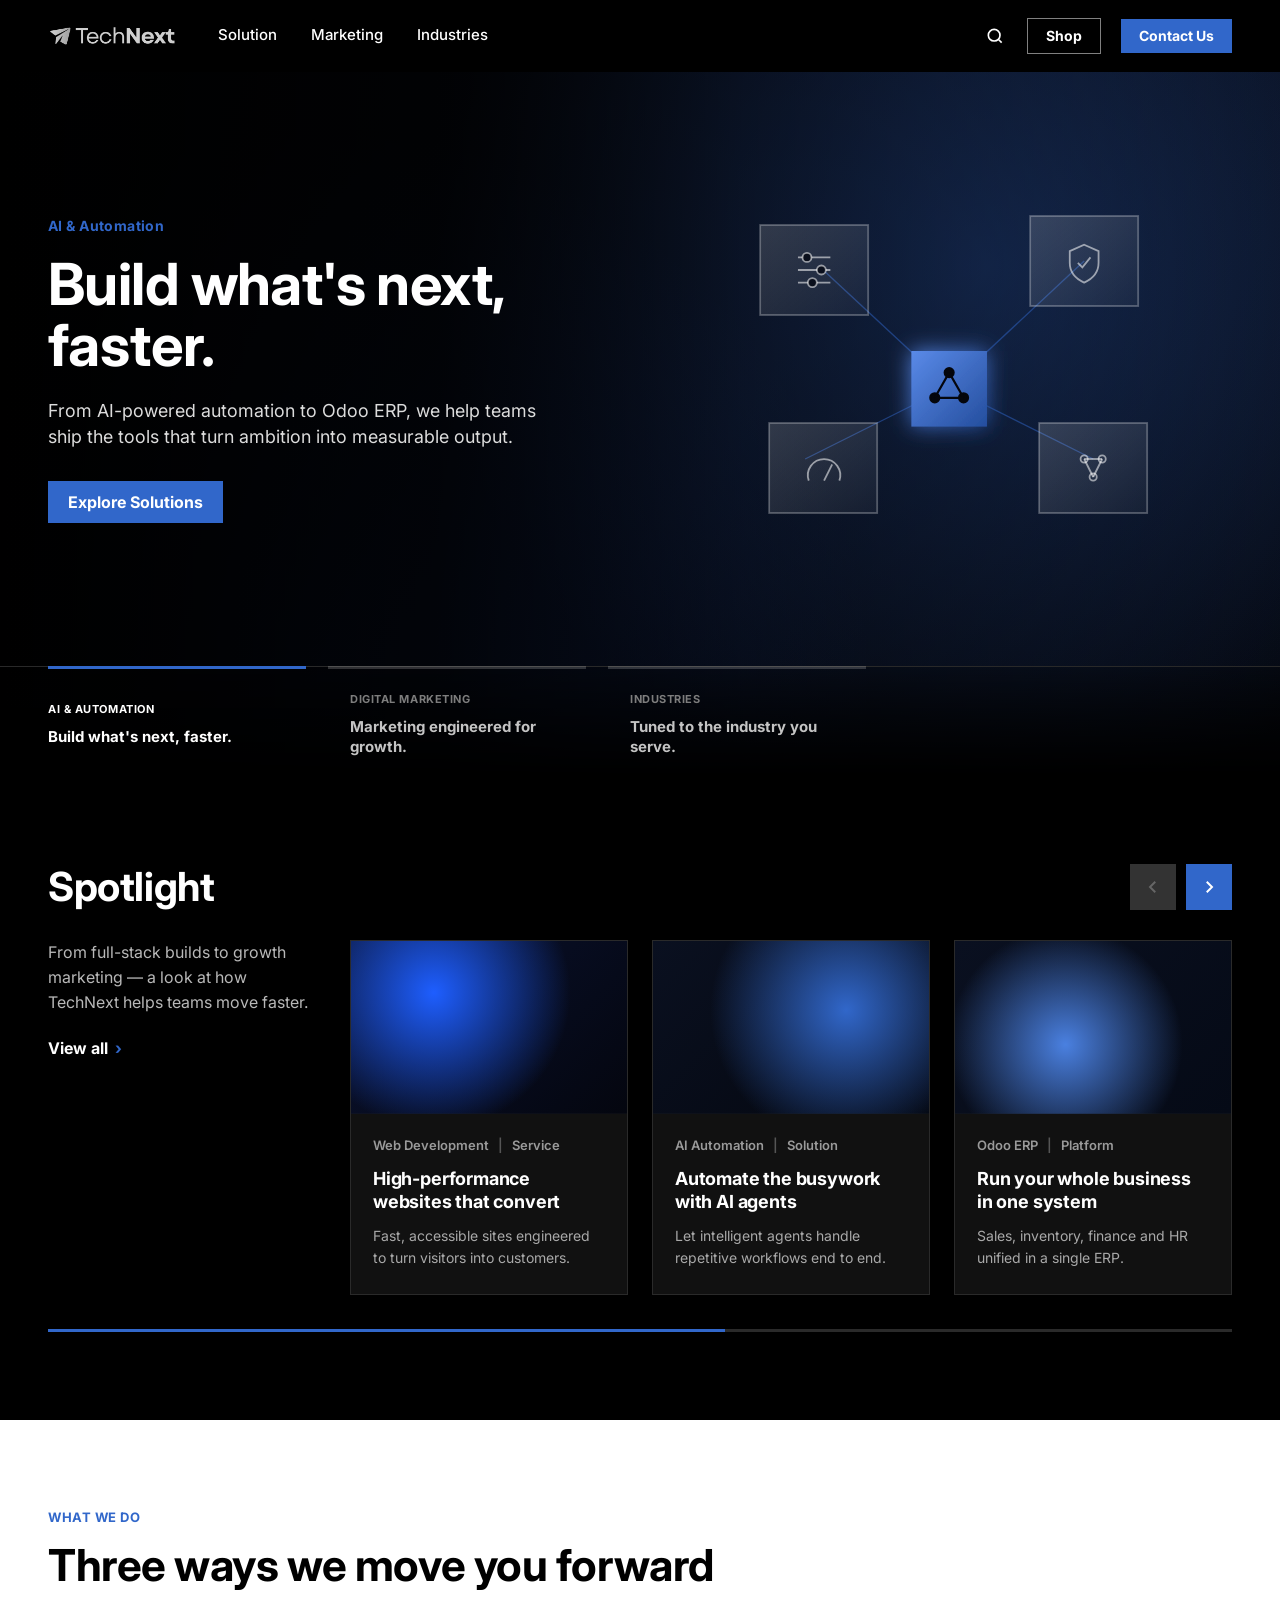
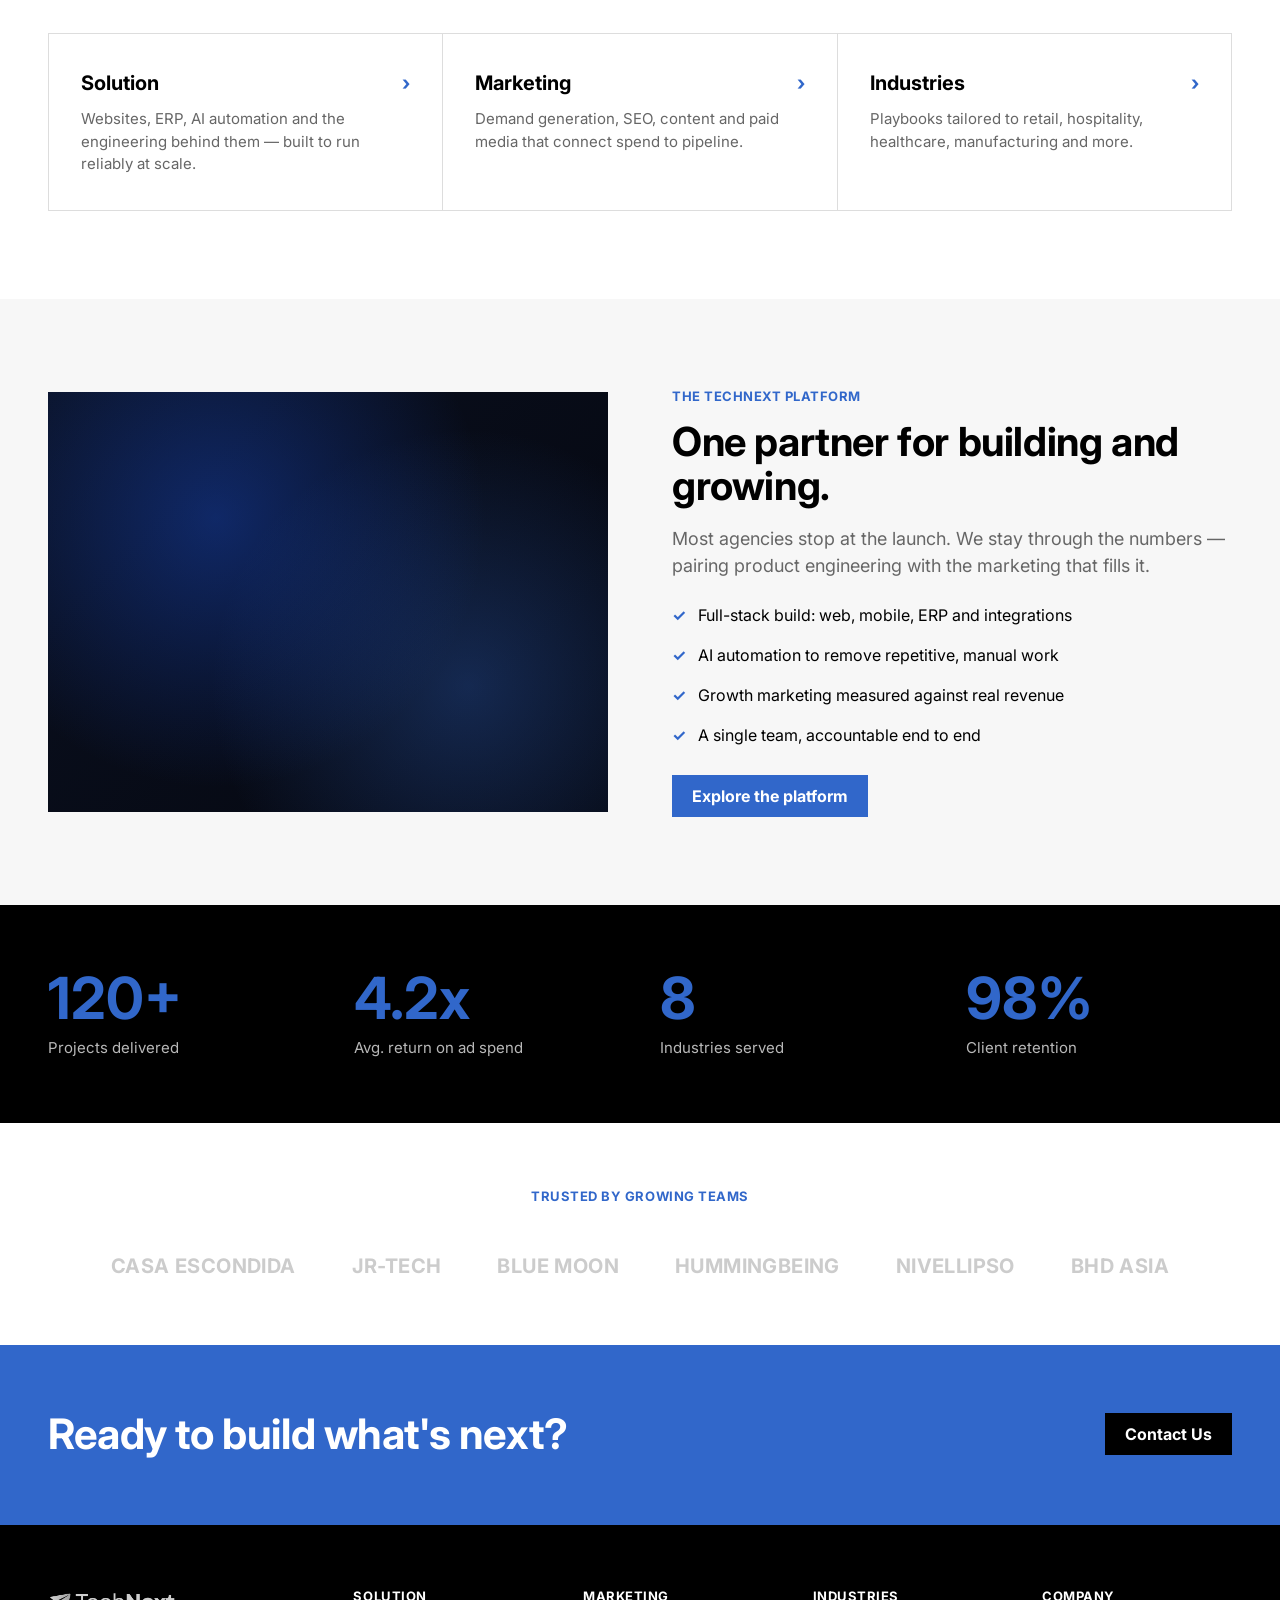
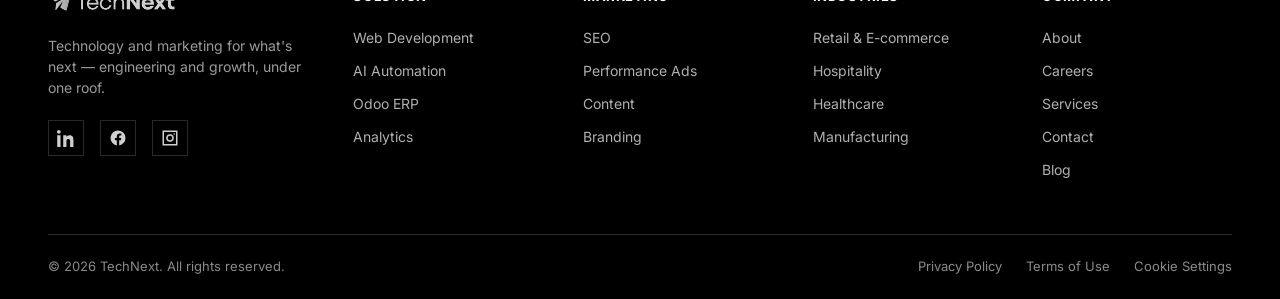
<file: index.html>
<!DOCTYPE html>
<html lang="en">
<head>
<meta charset="UTF-8" />
<meta name="viewport" content="width=device-width, initial-scale=1.0" />
<title>TechNext — Technology & Marketing for What's Next</title>
<meta name="description" content="TechNext builds websites, ERP, AI automation and growth marketing for ambitious businesses across Southeast Asia." />
<link rel="preconnect" href="https://fonts.googleapis.com" />
<link rel="preconnect" href="https://fonts.gstatic.com" crossorigin />
<link href="https://fonts.googleapis.com/css2?family=Inter:wght@400;500;600;700;800&display=swap" rel="stylesheet" />
<link rel="stylesheet" href="css/style.css" />
</head>
<body>

<!-- ===================== HEADER ===================== -->
<header class="header" data-header>
  <div class="header__inner">
    <a class="brand" href="index.html" aria-label="TechNext home">
      <img src="assets/technext-logo.png" alt="TechNext" />
    </a>
    <nav class="nav">
      <a href="solution.html">Solution</a>
      <a href="marketing.html">Marketing</a>
      <a href="industries.html">Industries</a>
    </nav>
    <div class="header__right">
      <a href="#" class="icon-btn" aria-label="Search">
        <svg width="20" height="20" viewBox="0 0 24 24" fill="none" stroke="currentColor" stroke-width="2"><circle cx="11" cy="11" r="7"/><path d="m20 20-3.5-3.5"/></svg>
      </a>
      <a href="service.html" class="btn btn--outline">Shop</a>
      <a href="contact.html" class="btn btn--primary">Contact Us</a>
    </div>
    <button class="hamburger" data-drawer-open aria-label="Open menu">
      <svg width="26" height="26" viewBox="0 0 24 24" fill="none" stroke="currentColor" stroke-width="2"><path d="M3 6h18M3 12h18M3 18h18"/></svg>
    </button>
  </div>
</header>

<!-- mobile drawer -->
<div class="drawer" data-drawer>
  <div class="drawer__panel">
    <div class="drawer__head">
      <img src="assets/technext-logo.png" alt="TechNext" />
      <button class="icon-btn" data-drawer-close aria-label="Close menu">
        <svg width="26" height="26" viewBox="0 0 24 24" fill="none" stroke="currentColor" stroke-width="2"><path d="M6 6l12 12M18 6L6 18"/></svg>
      </button>
    </div>
    <nav class="drawer__nav">
      <a href="solution.html">Solution</a>
      <a href="marketing.html">Marketing</a>
      <a href="industries.html">Industries</a>
    </nav>
    <a href="service.html" class="btn btn--outline" data-drawer-close>Shop</a>
    <a href="contact.html" class="btn btn--primary" data-drawer-close>Contact Us</a>
  </div>
</div>

<!-- ===================== HERO (homepage transition) ===================== -->
<section class="hero" data-hero aria-label="Featured">
  <!-- per-category background images (cross-fade with the active slide) -->
  <div class="hero__bg active" style="background-image:radial-gradient(circle at 74% 30%,#3167ca66,transparent 46%),radial-gradient(circle at 28% 82%,#1e5eff33,transparent 45%),linear-gradient(120deg,#050a16 0%,#0a1020 55%,#04060c 100%);"></div>
  <div class="hero__bg" style="background-image:radial-gradient(circle at 76% 34%,#2f8fd666,transparent 46%),radial-gradient(circle at 24% 78%,#1e5eff44,transparent 45%),linear-gradient(120deg,#04101a 0%,#06121c 55%,#03060c 100%);"></div>
  <div class="hero__bg" style="background-image:radial-gradient(circle at 70% 28%,#4a80e066,transparent 46%),radial-gradient(circle at 28% 80%,#1e5eff44,transparent 45%),linear-gradient(120deg,#0a1020 0%,#080b1c 55%,#040209 100%);"></div>
  <div class="hero__scrim"></div>
  <div class="hero__inner">
    <div class="hero__stage">
      <!-- slide 1 -->
      <div class="hero__slide active">
        <div class="hero__cat">AI &amp; Automation</div>
        <h1 class="hero__title">Build what's next, faster.</h1>
        <p class="hero__desc">From AI-powered automation to Odoo ERP, we help teams ship the tools that turn ambition into measurable output.</p>
        <div class="hero__cta"><a href="solution.html" class="btn btn--primary">Explore Solutions</a></div>
      </div>
      <!-- slide 2 -->
      <div class="hero__slide">
        <div class="hero__cat">Digital Marketing</div>
        <h1 class="hero__title">Marketing engineered for growth.</h1>
        <p class="hero__desc">Performance campaigns, content and SEO built on data — so every dollar you spend is one you can trace to results.</p>
        <div class="hero__cta"><a href="marketing.html" class="btn btn--primary">See Marketing</a></div>
      </div>
      <!-- slide 3 -->
      <div class="hero__slide">
        <div class="hero__cat">Industries</div>
        <h1 class="hero__title">Tuned to the industry you serve.</h1>
        <p class="hero__desc">Retail, hospitality, healthcare and manufacturing — solutions shaped around how your sector actually works.</p>
        <div class="hero__cta"><a href="industries.html" class="btn btn--primary">View Industries</a></div>
      </div>
    </div>

    <!-- right visual: glass panels + glowing core (approximates NVIDIA's composite) -->
    <div class="hero__viz" aria-hidden="true">
      <svg viewBox="0 0 560 460" xmlns="http://www.w3.org/2000/svg">
        <defs>
          <linearGradient id="glass" x1="0" y1="0" x2="1" y2="1">
            <stop offset="0" stop-color="#ffffff" stop-opacity=".16"/>
            <stop offset="1" stop-color="#ffffff" stop-opacity=".04"/>
          </linearGradient>
          <linearGradient id="core" x1="0" y1="0" x2="1" y2="1">
            <stop offset="0" stop-color="#5a8ae8"/>
            <stop offset="1" stop-color="#244e9e"/>
          </linearGradient>
          <filter id="glow" x="-50%" y="-50%" width="200%" height="200%">
            <feGaussianBlur stdDeviation="12" result="b"/><feMerge><feMergeNode in="b"/><feMergeNode in="SourceGraphic"/></feMerge>
          </filter>
        </defs>
        <!-- connecting lines -->
        <g stroke="#3167ca" stroke-opacity=".5" stroke-width="1.5" fill="none">
          <path d="M140 120 L280 250"/><path d="M430 110 L280 250"/>
          <path d="M120 330 L280 250"/><path d="M440 330 L280 250"/>
        </g>
        <!-- glass panels with line icons -->
        <g stroke="#ffffff" stroke-opacity=".55" stroke-width="2" fill="none">
          <rect x="70" y="70" width="120" height="100" fill="url(#glass)" stroke="#ffffff" stroke-opacity=".28"/>
          <g transform="translate(112,102)"><line x1="0" y1="4" x2="36" y2="4"/><circle cx="10" cy="4" r="5" fill="#0a0f1c"/><line x1="0" y1="18" x2="36" y2="18"/><circle cx="26" cy="18" r="5" fill="#0a0f1c"/><line x1="0" y1="32" x2="36" y2="32"/><circle cx="16" cy="32" r="5" fill="#0a0f1c"/></g>
          <rect x="370" y="60" width="120" height="100" fill="url(#glass)" stroke="#ffffff" stroke-opacity=".28"/>
          <g transform="translate(412,90)"><path d="M18 2 L34 9 V22 C34 33 27 40 18 44 C9 40 2 33 2 22 V9 Z"/><path d="M11 22 l5 5 l9 -11"/></g>
          <rect x="80" y="290" width="120" height="100" fill="url(#glass)" stroke="#ffffff" stroke-opacity=".28"/>
          <g transform="translate(122,320)"><path d="M2 34 A18 18 0 1 1 36 34" /><line x1="19" y1="34" x2="28" y2="16"/></g>
          <rect x="380" y="290" width="120" height="100" fill="url(#glass)" stroke="#ffffff" stroke-opacity=".28"/>
          <g transform="translate(422,320)"><circle cx="8" cy="10" r="4"/><circle cx="28" cy="10" r="4"/><circle cx="18" cy="30" r="4"/><line x1="8" y1="10" x2="28" y2="10"/><line x1="8" y1="10" x2="18" y2="30"/><line x1="28" y1="10" x2="18" y2="30"/></g>
        </g>
        <!-- glowing core -->
        <g filter="url(#glow)">
          <rect x="238" y="210" width="84" height="84" fill="url(#core)"/>
        </g>
        <g stroke="#04060c" stroke-width="2.4" fill="none" transform="translate(280,252)">
          <circle cx="0" cy="-18" r="5" fill="#04060c"/><circle cx="-16" cy="10" r="5" fill="#04060c"/><circle cx="16" cy="10" r="5" fill="#04060c"/>
          <path d="M0 -18 L-16 10 M0 -18 L16 10 M-16 10 L16 10"/>
        </g>
      </svg>
    </div>
  </div>

  <!-- bottom story strip = the transition control -->
  <div class="hero__strip">
    <div class="hero__strip-inner">
      <button class="hero__tab active" type="button">
        <span class="bar"><span></span></span>
        <span class="t-cat">AI &amp; Automation</span>
        <span class="t-hl">Build what's next, faster.</span>
      </button>
      <button class="hero__tab" type="button">
        <span class="bar"><span></span></span>
        <span class="t-cat">Digital Marketing</span>
        <span class="t-hl">Marketing engineered for growth.</span>
      </button>
      <button class="hero__tab" type="button">
        <span class="bar"><span></span></span>
        <span class="t-cat">Industries</span>
        <span class="t-hl">Tuned to the industry you serve.</span>
      </button>
    </div>
  </div>
</section>

<!-- ===================== SPOTLIGHT CAROUSEL ===================== -->
<section class="section spotlight bg-dark">
  <div class="container">
    <div class="carousel reveal" data-carousel>
      <div class="spotlight__head">
        <h2>Spotlight</h2>
        <div class="carousel__nav">
          <button class="carousel__btn carousel__btn--prev" aria-label="Previous"><svg width="18" height="18" viewBox="0 0 24 24" fill="none" stroke="currentColor" stroke-width="2.6"><path d="M15 5l-7 7 7 7"/></svg></button>
          <button class="carousel__btn carousel__btn--next" aria-label="Next"><svg width="18" height="18" viewBox="0 0 24 24" fill="none" stroke="currentColor" stroke-width="2.6"><path d="M9 5l7 7-7 7"/></svg></button>
        </div>
      </div>
      <div class="carousel__viewport">
        <div class="carousel__track">

          <div class="carousel__intro">
            <p>From full-stack builds to growth marketing — a look at how TechNext helps teams move faster.</p>
            <a href="solution.html" class="btn-link">View all <span class="arw">&rsaquo;</span></a>
          </div>

          <a class="card" href="solution.html">
            <div class="card__media"><div class="img" style="background-image:radial-gradient(circle at 30% 30%,#1e5eff,transparent 60%),linear-gradient(135deg,#0a1230,#04060f);"></div></div>
            <div class="card__body">
              <div class="card__meta">Web Development <span class="sep">|</span> Service</div>
              <h3 class="card__title">High-performance websites that convert</h3>
              <p class="card__desc">Fast, accessible sites engineered to turn visitors into customers.</p>
            </div>
          </a>

          <a class="card" href="solution.html">
            <div class="card__media"><div class="img" style="background-image:radial-gradient(circle at 70% 40%,#3167ca,transparent 62%),linear-gradient(135deg,#0a1020,#04070f);"></div></div>
            <div class="card__body">
              <div class="card__meta">AI Automation <span class="sep">|</span> Solution</div>
              <h3 class="card__title">Automate the busywork with AI agents</h3>
              <p class="card__desc">Let intelligent agents handle repetitive workflows end to end.</p>
            </div>
          </a>

          <a class="card" href="solution.html">
            <div class="card__media"><div class="img" style="background-image:radial-gradient(circle at 40% 60%,#4a80e0,transparent 60%),linear-gradient(135deg,#0a1020,#050a16);"></div></div>
            <div class="card__body">
              <div class="card__meta">Odoo ERP <span class="sep">|</span> Platform</div>
              <h3 class="card__title">Run your whole business in one system</h3>
              <p class="card__desc">Sales, inventory, finance and HR unified in a single ERP.</p>
            </div>
          </a>

          <a class="card" href="marketing.html">
            <div class="card__media"><div class="img" style="background-image:radial-gradient(circle at 60% 30%,#2f8fd6,transparent 60%),linear-gradient(135deg,#0a1020,#04070f);"></div></div>
            <div class="card__body">
              <div class="card__meta">Performance Ads <span class="sep">|</span> Marketing</div>
              <h3 class="card__title">Paid media that pays its way back</h3>
              <p class="card__desc">Campaigns managed to ROAS, not vanity metrics.</p>
            </div>
          </a>

          <a class="card" href="marketing.html">
            <div class="card__media"><div class="img" style="background-image:radial-gradient(circle at 35% 45%,#5a8ae8,transparent 60%),linear-gradient(135deg,#0a1020,#050a16);"></div></div>
            <div class="card__body">
              <div class="card__meta">Branding <span class="sep">|</span> Service</div>
              <h3 class="card__title">Identity systems built to scale</h3>
              <p class="card__desc">Logos, guidelines and assets that stay consistent everywhere.</p>
            </div>
          </a>

          <a class="card" href="solution.html">
            <div class="card__media"><div class="img" style="background-image:radial-gradient(circle at 65% 55%,#3167ca,transparent 60%),linear-gradient(135deg,#0a1020,#04060c);"></div></div>
            <div class="card__body">
              <div class="card__meta">Analytics <span class="sep">|</span> Solution</div>
              <h3 class="card__title">See what's working, in real time</h3>
              <p class="card__desc">Dashboards that turn scattered data into clear decisions.</p>
            </div>
          </a>

        </div>
      </div>
      <div class="carousel__progress"><span></span></div>
    </div>
  </div>
</section>

<!-- ===================== QUICK LINKS ===================== -->
<section class="section">
  <div class="container">
    <div class="section-head reveal">
      <div class="eyebrow">What we do</div>
      <h2>Three ways we move you forward</h2>
    </div>
    <div class="qlinks reveal">
      <a class="qlink" href="solution.html">
        <div class="qlink__title">Solution <span class="arw">&rsaquo;</span></div>
        <p>Websites, ERP, AI automation and the engineering behind them — built to run reliably at scale.</p>
      </a>
      <a class="qlink" href="marketing.html">
        <div class="qlink__title">Marketing <span class="arw">&rsaquo;</span></div>
        <p>Demand generation, SEO, content and paid media that connect spend to pipeline.</p>
      </a>
      <a class="qlink" href="industries.html">
        <div class="qlink__title">Industries <span class="arw">&rsaquo;</span></div>
        <p>Playbooks tailored to retail, hospitality, healthcare, manufacturing and more.</p>
      </a>
    </div>
  </div>
</section>

<!-- ===================== FEATURE SPLIT ===================== -->
<section class="section bg-gray">
  <div class="container">
    <div class="split">
      <div class="split__media reveal" style="background-image:radial-gradient(circle at 30% 30%,#1e5eff55,transparent 55%),radial-gradient(circle at 75% 70%,#3167ca55,transparent 50%),linear-gradient(135deg,#0a1020,#05070f);"></div>
      <div class="reveal" data-d="1">
        <div class="eyebrow">The TechNext platform</div>
        <h2>One partner for building and growing.</h2>
        <p>Most agencies stop at the launch. We stay through the numbers — pairing product engineering with the marketing that fills it.</p>
        <ul class="feature-list">
          <li><span class="tick">&#10003;</span> Full-stack build: web, mobile, ERP and integrations</li>
          <li><span class="tick">&#10003;</span> AI automation to remove repetitive, manual work</li>
          <li><span class="tick">&#10003;</span> Growth marketing measured against real revenue</li>
          <li><span class="tick">&#10003;</span> A single team, accountable end to end</li>
        </ul>
        <a href="solution.html" class="btn btn--primary">Explore the platform</a>
      </div>
    </div>
  </div>
</section>

<!-- ===================== STATS ===================== -->
<section class="section bg-dark section--tight">
  <div class="container">
    <div class="stats">
      <div class="stat reveal"><div class="stat__num">120+</div><div class="stat__label">Projects delivered</div></div>
      <div class="stat reveal" data-d="1"><div class="stat__num">4.2x</div><div class="stat__label">Avg. return on ad spend</div></div>
      <div class="stat reveal" data-d="2"><div class="stat__num">8</div><div class="stat__label">Industries served</div></div>
      <div class="stat reveal" data-d="3"><div class="stat__num">98%</div><div class="stat__label">Client retention</div></div>
    </div>
  </div>
</section>

<!-- ===================== LOGOS ===================== -->
<section class="section section--tight">
  <div class="container">
    <div class="section-head reveal" style="text-align:center;margin-inline:auto;">
      <div class="eyebrow">Trusted by growing teams</div>
    </div>
    <div class="logos reveal">
      <span>CASA ESCONDIDA</span><span>JR-TECH</span><span>BLUE MOON</span><span>HUMMINGBEING</span><span>NIVELLIPSO</span><span>BHD ASIA</span>
    </div>
  </div>
</section>

<!-- ===================== CTA BAND ===================== -->
<section class="cta-band" id="contact">
  <div class="container inner">
    <h2>Ready to build what's next?</h2>
    <a href="contact.html" class="btn btn--dark">Contact Us</a>
  </div>
</section>

<!-- ===================== FOOTER ===================== -->
<footer class="footer">
  <div class="container">
    <div class="footer__top">
      <div class="footer__brand">
        <img src="assets/technext-logo.png" alt="TechNext" />
        <p>Technology and marketing for what's next — engineering and growth, under one roof.</p>
        <div class="footer__social">
          <a href="#" aria-label="LinkedIn"><svg width="18" height="18" viewBox="0 0 24 24" fill="currentColor"><path d="M4.98 3.5A2.5 2.5 0 1 1 0 3.5a2.5 2.5 0 0 1 4.98 0zM.3 8.3h4.4V24H.3zM8.3 8.3h4.2v2.15h.06c.58-1.1 2-2.25 4.12-2.25 4.4 0 5.22 2.9 5.22 6.68V24h-4.4v-6.9c0-1.65-.03-3.77-2.3-3.77-2.3 0-2.65 1.8-2.65 3.65V24H8.3z"/></svg></a>
          <a href="#" aria-label="Facebook"><svg width="18" height="18" viewBox="0 0 24 24" fill="currentColor"><path d="M22 12a10 10 0 1 0-11.56 9.88v-6.99H7.9V12h2.54V9.8c0-2.5 1.49-3.89 3.77-3.89 1.09 0 2.24.2 2.24.2v2.46h-1.26c-1.24 0-1.63.77-1.63 1.56V12h2.78l-.44 2.89h-2.34v6.99A10 10 0 0 0 22 12z"/></svg></a>
          <a href="#" aria-label="Instagram"><svg width="18" height="18" viewBox="0 0 24 24" fill="none" stroke="currentColor" stroke-width="2"><rect x="3" y="3" width="18" height="18"/><circle cx="12" cy="12" r="4"/><circle cx="17.5" cy="6.5" r="1" fill="currentColor" stroke="none"/></svg></a>
        </div>
      </div>
      <div class="footer__col">
        <h4>Solution</h4>
        <a href="solution.html">Web Development</a>
        <a href="solution.html">AI Automation</a>
        <a href="solution.html">Odoo ERP</a>
        <a href="solution.html">Analytics</a>
      </div>
      <div class="footer__col">
        <h4>Marketing</h4>
        <a href="marketing.html">SEO</a>
        <a href="marketing.html">Performance Ads</a>
        <a href="marketing.html">Content</a>
        <a href="marketing.html">Branding</a>
      </div>
      <div class="footer__col">
        <h4>Industries</h4>
        <a href="industries.html">Retail &amp; E-commerce</a>
        <a href="industries.html">Hospitality</a>
        <a href="industries.html">Healthcare</a>
        <a href="industries.html">Manufacturing</a>
      </div>
      <div class="footer__col">
        <h4>Company</h4>
        <a href="#">About</a>
        <a href="#">Careers</a>
        <a href="service.html">Services</a>
        <a href="contact.html">Contact</a>
        <a href="#">Blog</a>
      </div>
    </div>
    <div class="footer__bottom">
      <div>&copy; 2026 TechNext. All rights reserved.</div>
      <nav>
        <a href="privacy.html">Privacy Policy</a>
        <a href="terms.html">Terms of Use</a>
        <a href="privacy.html#cookies">Cookie Settings</a>
      </nav>
    </div>
  </div>
</footer>

<script src="js/main.js"></script>
</body>
</html>
</file>
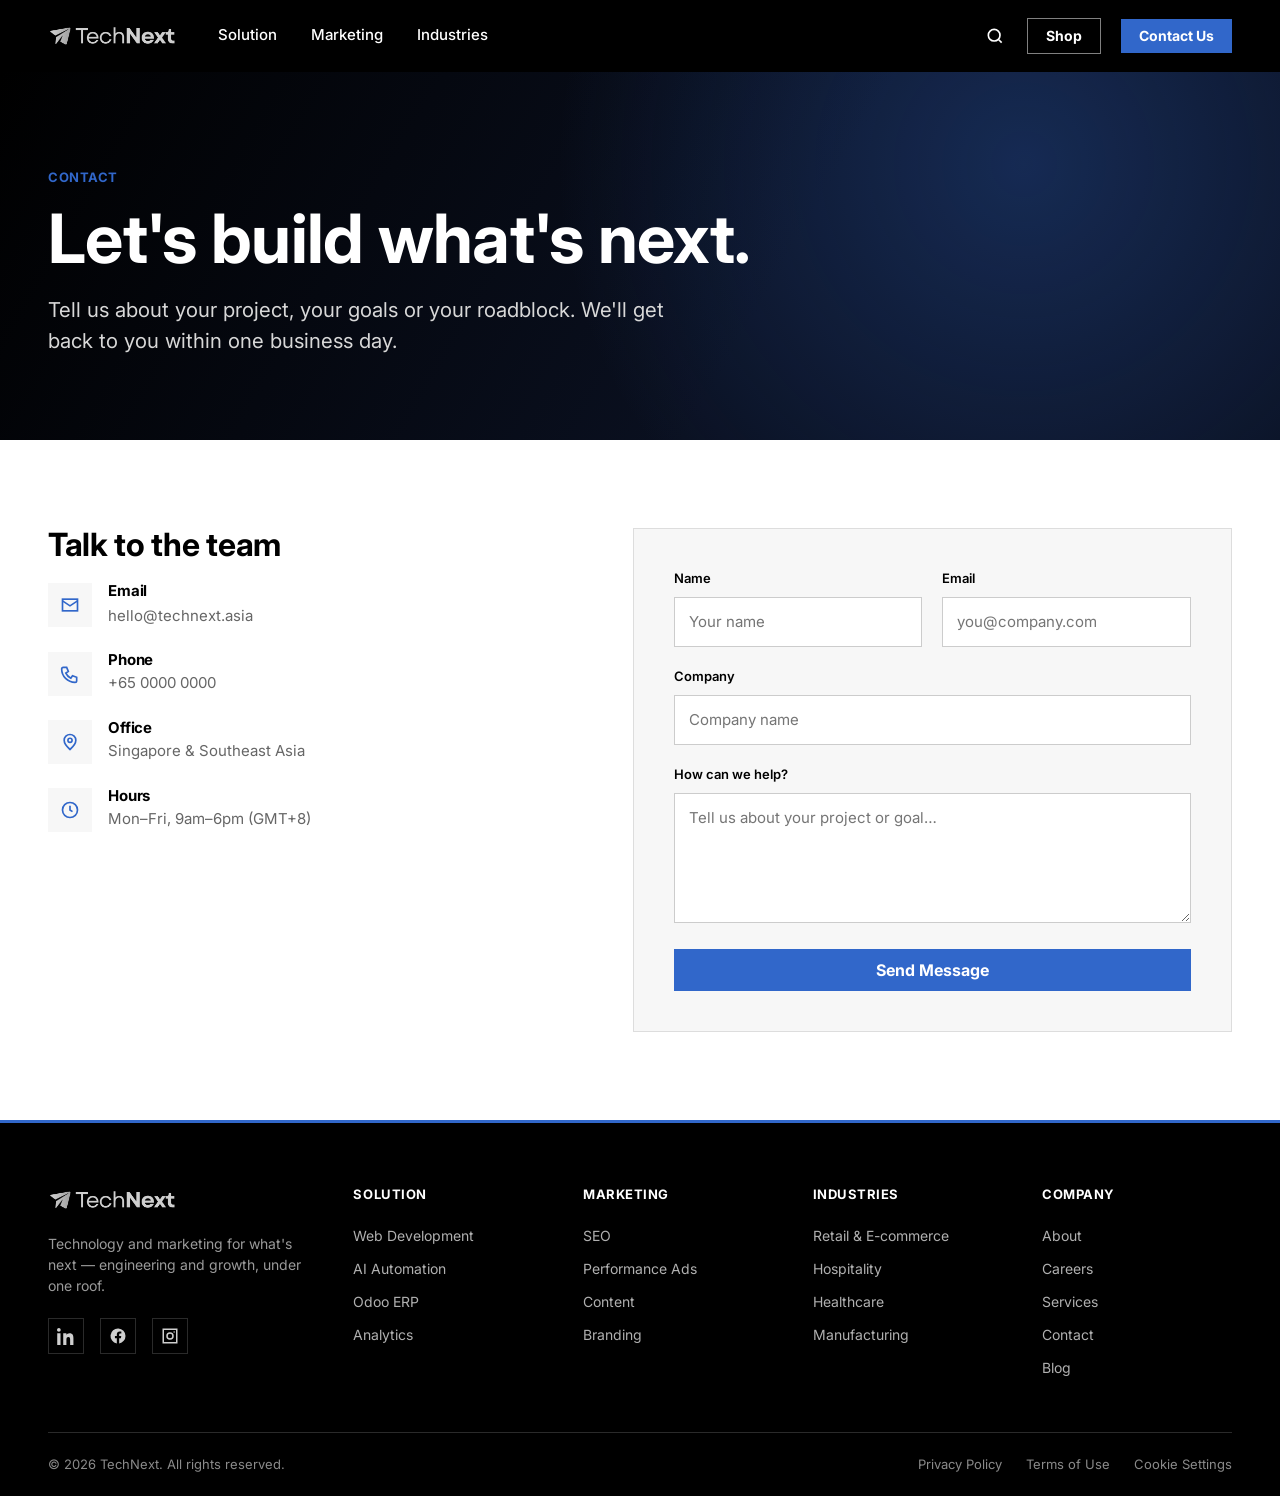
<file: contact.html>
<!DOCTYPE html>
<html lang="en">
<head>
<meta charset="UTF-8" />
<meta name="viewport" content="width=device-width, initial-scale=1.0" />
<title>Contact — TechNext</title>
<meta name="description" content="Get in touch with TechNext — technology and marketing for what's next." />
<link rel="preconnect" href="https://fonts.googleapis.com" />
<link rel="preconnect" href="https://fonts.gstatic.com" crossorigin />
<link href="https://fonts.googleapis.com/css2?family=Inter:wght@400;500;600;700;800&display=swap" rel="stylesheet" />
<link rel="stylesheet" href="css/style.css" />
</head>
<body>

<!-- ===================== HEADER ===================== -->
<header class="header" data-header>
  <div class="header__inner">
    <a class="brand" href="index.html" aria-label="TechNext home">
      <img src="assets/technext-logo.png" alt="TechNext" />
    </a>
    <nav class="nav">
      <a href="solution.html">Solution</a>
      <a href="marketing.html">Marketing</a>
      <a href="industries.html">Industries</a>
    </nav>
    <div class="header__right">
      <a href="#" class="icon-btn" aria-label="Search">
        <svg width="20" height="20" viewBox="0 0 24 24" fill="none" stroke="currentColor" stroke-width="2"><circle cx="11" cy="11" r="7"/><path d="m20 20-3.5-3.5"/></svg>
      </a>
      <a href="service.html" class="btn btn--outline">Shop</a>
      <a href="contact.html" class="btn btn--primary">Contact Us</a>
    </div>
    <button class="hamburger" data-drawer-open aria-label="Open menu">
      <svg width="26" height="26" viewBox="0 0 24 24" fill="none" stroke="currentColor" stroke-width="2"><path d="M3 6h18M3 12h18M3 18h18"/></svg>
    </button>
  </div>
</header>
<div class="drawer" data-drawer>
  <div class="drawer__panel">
    <div class="drawer__head">
      <img src="assets/technext-logo.png" alt="TechNext" />
      <button class="icon-btn" data-drawer-close aria-label="Close menu">
        <svg width="26" height="26" viewBox="0 0 24 24" fill="none" stroke="currentColor" stroke-width="2"><path d="M6 6l12 12M18 6L6 18"/></svg>
      </button>
    </div>
    <nav class="drawer__nav">
      <a href="solution.html">Solution</a>
      <a href="marketing.html">Marketing</a>
      <a href="industries.html">Industries</a>
    </nav>
    <a href="service.html" class="btn btn--outline" data-drawer-close>Shop</a>
    <a href="contact.html" class="btn btn--primary" data-drawer-close>Contact Us</a>
  </div>
</div>

<!-- ===================== PAGE HERO ===================== -->
<section class="page-hero">
  <div class="page-hero__grid" style="background-image:radial-gradient(circle at 80% 25%,rgba(49,103,202,.3),transparent 44%),linear-gradient(120deg,#000,#0a1020 60%,#0a1020);"></div>
  <div class="container">
    <div class="eyebrow">Contact</div>
    <h1>Let's build what's next.</h1>
    <p>Tell us about your project, your goals or your roadblock. We'll get back to you within one business day.</p>
  </div>
</section>

<!-- ===================== CONTACT ===================== -->
<section class="section">
  <div class="container">
    <div class="contact-grid">

      <div class="contact-info reveal">
        <h2>Talk to the team</h2>
        <div class="contact-info__list">
          <div class="contact-info__item">
            <div class="contact-info__ico"><svg width="20" height="20" viewBox="0 0 24 24" fill="none" stroke="currentColor" stroke-width="2"><rect x="3" y="5" width="18" height="14"/><path d="m3 7 9 6 9-6"/></svg></div>
            <div><h4>Email</h4><a href="mailto:hello@technext.asia">hello@technext.asia</a></div>
          </div>
          <div class="contact-info__item">
            <div class="contact-info__ico"><svg width="20" height="20" viewBox="0 0 24 24" fill="none" stroke="currentColor" stroke-width="2"><path d="M4 4h4l2 5-3 2a12 12 0 0 0 6 6l2-3 5 2v4a2 2 0 0 1-2 2A16 16 0 0 1 2 6a2 2 0 0 1 2-2z"/></svg></div>
            <div><h4>Phone</h4><p>+65 0000 0000</p></div>
          </div>
          <div class="contact-info__item">
            <div class="contact-info__ico"><svg width="20" height="20" viewBox="0 0 24 24" fill="none" stroke="currentColor" stroke-width="2"><path d="M12 21s-7-6-7-11a7 7 0 0 1 14 0c0 5-7 11-7 11z"/><circle cx="12" cy="10" r="2.5"/></svg></div>
            <div><h4>Office</h4><p>Singapore &amp; Southeast Asia</p></div>
          </div>
          <div class="contact-info__item">
            <div class="contact-info__ico"><svg width="20" height="20" viewBox="0 0 24 24" fill="none" stroke="currentColor" stroke-width="2"><circle cx="12" cy="12" r="9"/><path d="M12 7v5l3 2"/></svg></div>
            <div><h4>Hours</h4><p>Mon–Fri, 9am–6pm (GMT+8)</p></div>
          </div>
        </div>
      </div>

      <form class="contact-form reveal" data-d="1" data-contact-form novalidate>
        <div class="field-row">
          <div class="field">
            <label for="name">Name</label>
            <input type="text" id="name" name="name" placeholder="Your name" required />
          </div>
          <div class="field">
            <label for="email">Email</label>
            <input type="email" id="email" name="email" placeholder="you@company.com" required />
          </div>
        </div>
        <div class="field">
          <label for="company">Company</label>
          <input type="text" id="company" name="company" placeholder="Company name" />
        </div>
        <div class="field">
          <label for="message">How can we help?</label>
          <textarea id="message" name="message" placeholder="Tell us about your project or goal…" required></textarea>
        </div>
        <button type="submit" class="btn btn--primary">Send Message</button>
        <p class="form-note" data-form-note hidden></p>
      </form>

    </div>
  </div>
</section>

<!-- ===================== FOOTER ===================== -->
<footer class="footer">
  <div class="container">
    <div class="footer__top">
      <div class="footer__brand">
        <img src="assets/technext-logo.png" alt="TechNext" />
        <p>Technology and marketing for what's next — engineering and growth, under one roof.</p>
        <div class="footer__social">
          <a href="#" aria-label="LinkedIn"><svg width="18" height="18" viewBox="0 0 24 24" fill="currentColor"><path d="M4.98 3.5A2.5 2.5 0 1 1 0 3.5a2.5 2.5 0 0 1 4.98 0zM.3 8.3h4.4V24H.3zM8.3 8.3h4.2v2.15h.06c.58-1.1 2-2.25 4.12-2.25 4.4 0 5.22 2.9 5.22 6.68V24h-4.4v-6.9c0-1.65-.03-3.77-2.3-3.77-2.3 0-2.65 1.8-2.65 3.65V24H8.3z"/></svg></a>
          <a href="#" aria-label="Facebook"><svg width="18" height="18" viewBox="0 0 24 24" fill="currentColor"><path d="M22 12a10 10 0 1 0-11.56 9.88v-6.99H7.9V12h2.54V9.8c0-2.5 1.49-3.89 3.77-3.89 1.09 0 2.24.2 2.24.2v2.46h-1.26c-1.24 0-1.63.77-1.63 1.56V12h2.78l-.44 2.89h-2.34v6.99A10 10 0 0 0 22 12z"/></svg></a>
          <a href="#" aria-label="Instagram"><svg width="18" height="18" viewBox="0 0 24 24" fill="none" stroke="currentColor" stroke-width="2"><rect x="3" y="3" width="18" height="18"/><circle cx="12" cy="12" r="4"/><circle cx="17.5" cy="6.5" r="1" fill="currentColor" stroke="none"/></svg></a>
        </div>
      </div>
      <div class="footer__col"><h4>Solution</h4><a href="solution.html">Web Development</a><a href="solution.html">AI Automation</a><a href="solution.html">Odoo ERP</a><a href="solution.html">Analytics</a></div>
      <div class="footer__col"><h4>Marketing</h4><a href="marketing.html">SEO</a><a href="marketing.html">Performance Ads</a><a href="marketing.html">Content</a><a href="marketing.html">Branding</a></div>
      <div class="footer__col"><h4>Industries</h4><a href="industries.html">Retail &amp; E-commerce</a><a href="industries.html">Hospitality</a><a href="industries.html">Healthcare</a><a href="industries.html">Manufacturing</a></div>
      <div class="footer__col"><h4>Company</h4><a href="#">About</a><a href="#">Careers</a><a href="service.html">Services</a><a href="contact.html">Contact</a><a href="#">Blog</a></div>
    </div>
    <div class="footer__bottom">
      <div>&copy; 2026 TechNext. All rights reserved.</div>
      <nav><a href="privacy.html">Privacy Policy</a><a href="terms.html">Terms of Use</a><a href="privacy.html#cookies">Cookie Settings</a></nav>
    </div>
  </div>
</footer>

<script src="js/main.js"></script>
</body>
</html>
</file>
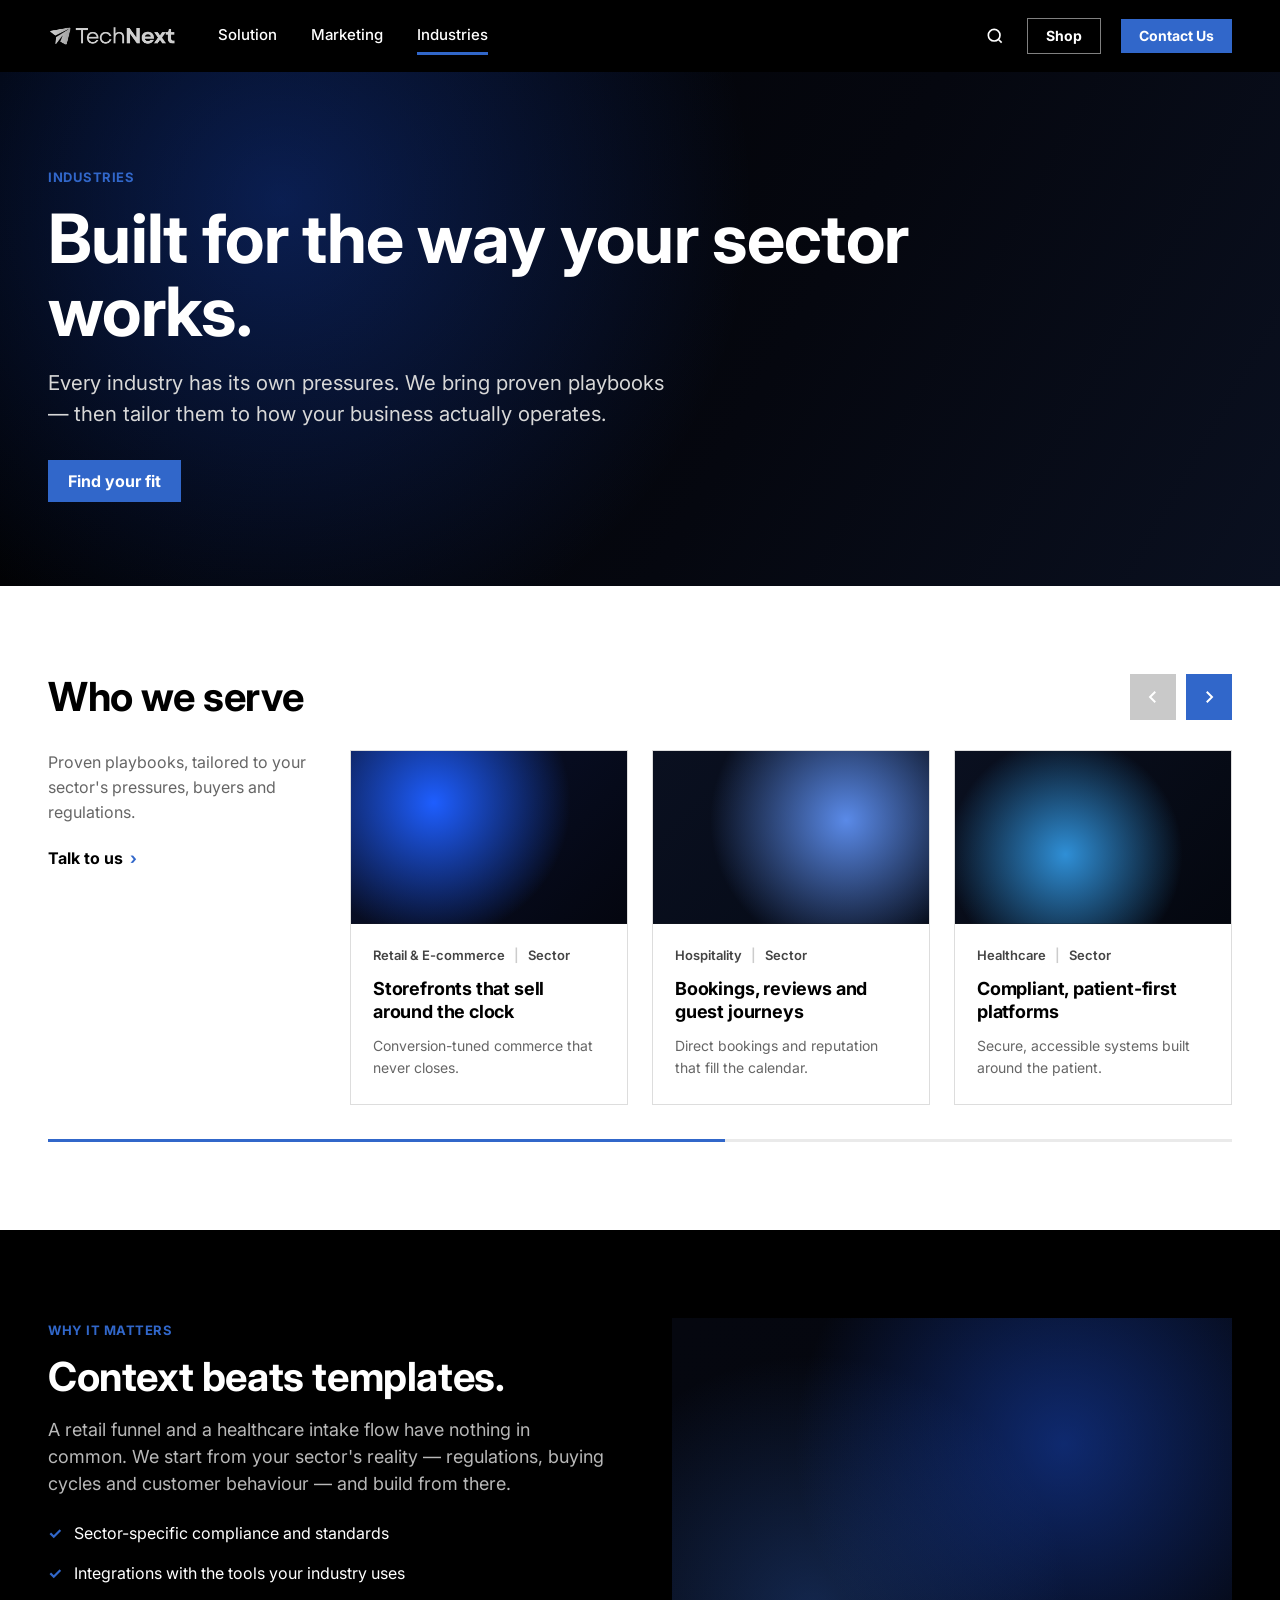
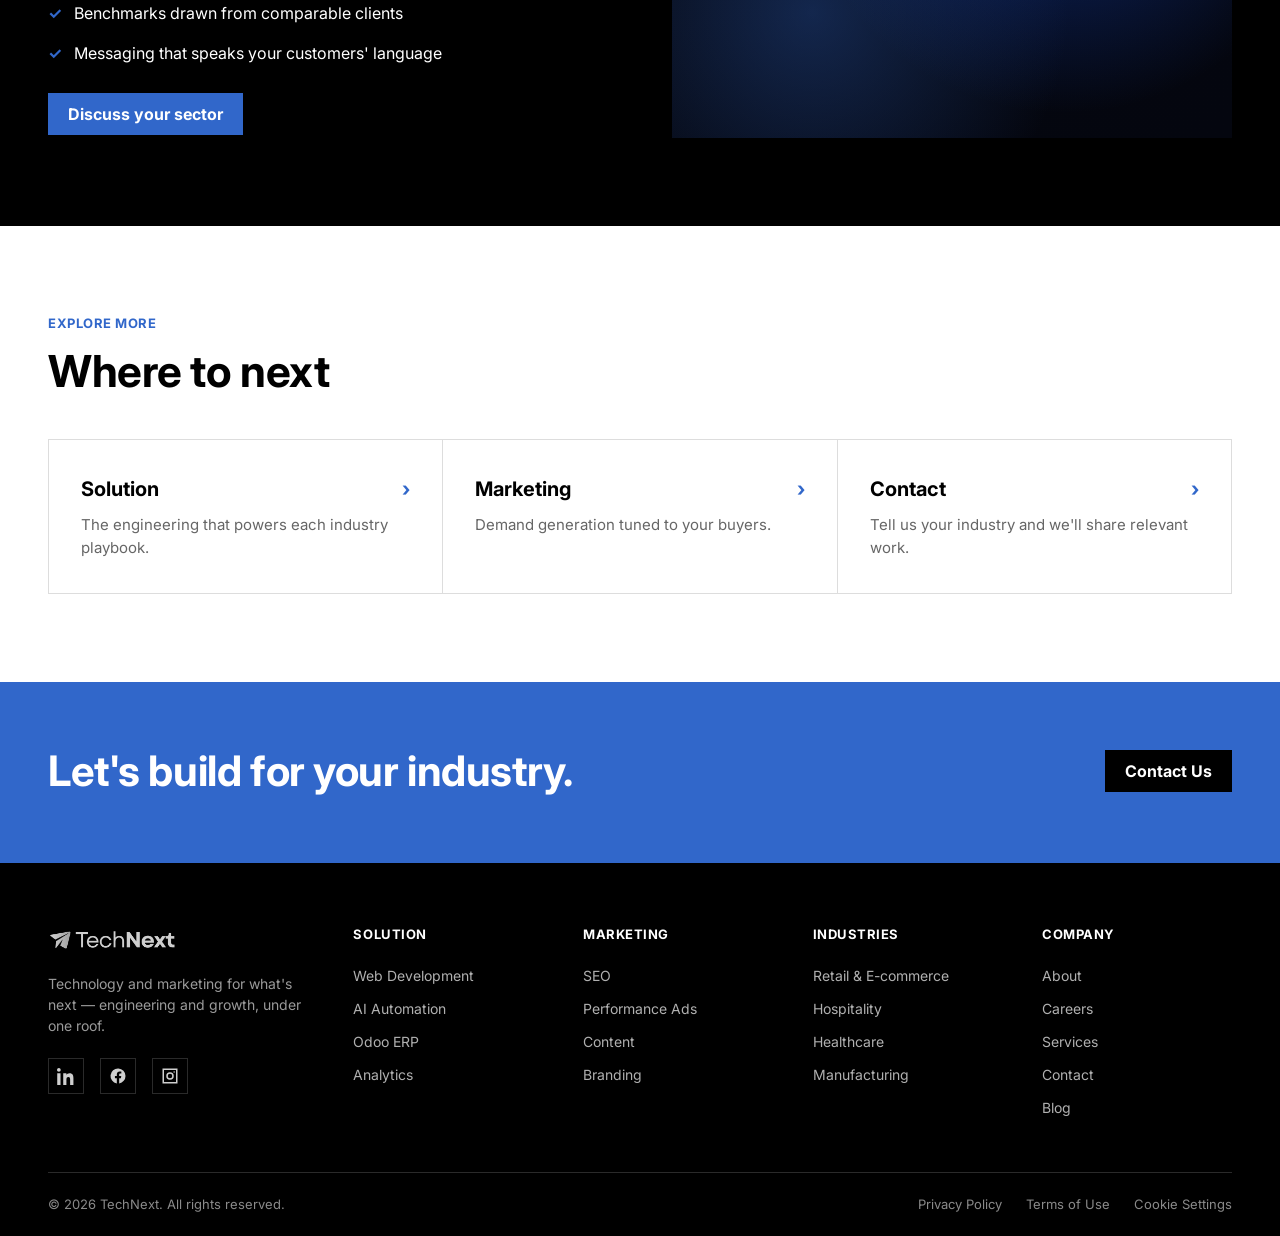
<file: industries.html>
<!DOCTYPE html>
<html lang="en">
<head>
<meta charset="UTF-8" />
<meta name="viewport" content="width=device-width, initial-scale=1.0" />
<title>Industries — TechNext</title>
<meta name="description" content="Technology and marketing playbooks tuned to retail, hospitality, healthcare, manufacturing and more." />
<link rel="preconnect" href="https://fonts.googleapis.com" />
<link rel="preconnect" href="https://fonts.gstatic.com" crossorigin />
<link href="https://fonts.googleapis.com/css2?family=Inter:wght@400;500;600;700;800&display=swap" rel="stylesheet" />
<link rel="stylesheet" href="css/style.css" />
</head>
<body>

<!-- ===================== HEADER ===================== -->
<header class="header" data-header>
  <div class="header__inner">
    <a class="brand" href="index.html" aria-label="TechNext home">
      <img src="assets/technext-logo.png" alt="TechNext" />
    </a>
    <nav class="nav">
      <a href="solution.html">Solution</a>
      <a href="marketing.html">Marketing</a>
      <a href="industries.html" class="active">Industries</a>
    </nav>
    <div class="header__right">
      <a href="#" class="icon-btn" aria-label="Search">
        <svg width="20" height="20" viewBox="0 0 24 24" fill="none" stroke="currentColor" stroke-width="2"><circle cx="11" cy="11" r="7"/><path d="m20 20-3.5-3.5"/></svg>
      </a>
      <a href="service.html" class="btn btn--outline">Shop</a>
      <a href="contact.html" class="btn btn--primary">Contact Us</a>
    </div>
    <button class="hamburger" data-drawer-open aria-label="Open menu">
      <svg width="26" height="26" viewBox="0 0 24 24" fill="none" stroke="currentColor" stroke-width="2"><path d="M3 6h18M3 12h18M3 18h18"/></svg>
    </button>
  </div>
</header>
<div class="drawer" data-drawer>
  <div class="drawer__panel">
    <div class="drawer__head">
      <img src="assets/technext-logo.png" alt="TechNext" />
      <button class="icon-btn" data-drawer-close aria-label="Close menu">
        <svg width="26" height="26" viewBox="0 0 24 24" fill="none" stroke="currentColor" stroke-width="2"><path d="M6 6l12 12M18 6L6 18"/></svg>
      </button>
    </div>
    <nav class="drawer__nav">
      <a href="solution.html">Solution</a>
      <a href="marketing.html">Marketing</a>
      <a href="industries.html">Industries</a>
    </nav>
    <a href="service.html" class="btn btn--outline" data-drawer-close>Shop</a>
    <a href="contact.html" class="btn btn--primary" data-drawer-close>Contact Us</a>
  </div>
</div>

<!-- ===================== PAGE HERO ===================== -->
<section class="page-hero">
  <div class="page-hero__grid" style="background-image:radial-gradient(circle at 22% 25%,rgba(30,94,255,.3),transparent 44%),linear-gradient(120deg,#000,#05070f 60%,#0a1020);"></div>
  <div class="container">
    <div class="eyebrow">Industries</div>
    <h1>Built for the way your sector works.</h1>
    <p>Every industry has its own pressures. We bring proven playbooks — then tailor them to how your business actually operates.</p>
    <a href="contact.html" class="btn btn--primary">Find your fit</a>
  </div>
</section>

<!-- ===================== SPOTLIGHT CAROUSEL ===================== -->
<section class="section spotlight">
  <div class="container">
    <div class="carousel reveal" data-carousel>
      <div class="spotlight__head">
        <h2>Who we serve</h2>
        <div class="carousel__nav">
          <button class="carousel__btn carousel__btn--prev" aria-label="Previous"><svg width="18" height="18" viewBox="0 0 24 24" fill="none" stroke="currentColor" stroke-width="2.6"><path d="M15 5l-7 7 7 7"/></svg></button>
          <button class="carousel__btn carousel__btn--next" aria-label="Next"><svg width="18" height="18" viewBox="0 0 24 24" fill="none" stroke="currentColor" stroke-width="2.6"><path d="M9 5l7 7-7 7"/></svg></button>
        </div>
      </div>
      <div class="carousel__viewport">
        <div class="carousel__track">
          <div class="carousel__intro">
            <p>Proven playbooks, tailored to your sector's pressures, buyers and regulations.</p>
            <a href="contact.html" class="btn-link">Talk to us <span class="arw">&rsaquo;</span></a>
          </div>
          <a class="card" href="#sectors">
            <div class="card__media"><div class="img" style="background-image:radial-gradient(circle at 30% 30%,#1e5eff,transparent 60%),linear-gradient(135deg,#0a1230,#04060f);"></div></div>
            <div class="card__body"><div class="card__meta">Retail &amp; E-commerce <span class="sep">|</span> Sector</div><h3 class="card__title">Storefronts that sell around the clock</h3><p class="card__desc">Conversion-tuned commerce that never closes.</p></div>
          </a>
          <a class="card" href="#sectors">
            <div class="card__media"><div class="img" style="background-image:radial-gradient(circle at 70% 40%,#5a8ae8,transparent 62%),linear-gradient(135deg,#0a1020,#050a16);"></div></div>
            <div class="card__body"><div class="card__meta">Hospitality <span class="sep">|</span> Sector</div><h3 class="card__title">Bookings, reviews and guest journeys</h3><p class="card__desc">Direct bookings and reputation that fill the calendar.</p></div>
          </a>
          <a class="card" href="#sectors">
            <div class="card__media"><div class="img" style="background-image:radial-gradient(circle at 40% 60%,#2f8fd6,transparent 60%),linear-gradient(135deg,#0a1020,#04070f);"></div></div>
            <div class="card__body"><div class="card__meta">Healthcare <span class="sep">|</span> Sector</div><h3 class="card__title">Compliant, patient-first platforms</h3><p class="card__desc">Secure, accessible systems built around the patient.</p></div>
          </a>
          <a class="card" href="#sectors">
            <div class="card__media"><div class="img" style="background-image:radial-gradient(circle at 60% 30%,#4a80e0,transparent 60%),linear-gradient(135deg,#0a1020,#050a16);"></div></div>
            <div class="card__body"><div class="card__meta">Manufacturing <span class="sep">|</span> Sector</div><h3 class="card__title">ERP and automation on the floor</h3><p class="card__desc">From order to shipment, connected and visible.</p></div>
          </a>
          <a class="card" href="#sectors">
            <div class="card__media"><div class="img" style="background-image:radial-gradient(circle at 65% 55%,#3167ca,transparent 60%),linear-gradient(135deg,#0a1020,#04060c);"></div></div>
            <div class="card__body"><div class="card__meta">Professional Services <span class="sep">|</span> Sector</div><h3 class="card__title">Pipelines that keep the calendar full</h3><p class="card__desc">Lead engines for firms that bill by the hour.</p></div>
          </a>
          <a class="card" href="#sectors">
            <div class="card__media"><div class="img" style="background-image:radial-gradient(circle at 35% 45%,#1e5eff,transparent 60%),linear-gradient(135deg,#0a1230,#04060c);"></div></div>
            <div class="card__body"><div class="card__meta">Education <span class="sep">|</span> Sector</div><h3 class="card__title">Enrolment journeys that convert</h3><p class="card__desc">From first click to enrolled, mapped and measured.</p></div>
          </a>
        </div>
      </div>
      <div class="carousel__progress"><span></span></div>
    </div>
  </div>
</section>

<!-- ===================== FEATURE SPLIT ===================== -->
<section class="section bg-dark" id="sectors">
  <div class="container">
    <div class="split">
      <div class="reveal">
        <div class="eyebrow">Why it matters</div>
        <h2>Context beats templates.</h2>
        <p>A retail funnel and a healthcare intake flow have nothing in common. We start from your sector's reality — regulations, buying cycles and customer behaviour — and build from there.</p>
        <ul class="feature-list">
          <li><span class="tick">&#10003;</span> Sector-specific compliance and standards</li>
          <li><span class="tick">&#10003;</span> Integrations with the tools your industry uses</li>
          <li><span class="tick">&#10003;</span> Benchmarks drawn from comparable clients</li>
          <li><span class="tick">&#10003;</span> Messaging that speaks your customers' language</li>
        </ul>
        <a href="contact.html" class="btn btn--primary">Discuss your sector</a>
      </div>
      <div class="split__media reveal" data-d="1" style="background-image:radial-gradient(circle at 70% 30%,#1e5eff66,transparent 55%),radial-gradient(circle at 25% 70%,#3167ca55,transparent 50%),linear-gradient(135deg,#05070f,#04060f);"></div>
    </div>
  </div>
</section>

<!-- ===================== QUICK LINKS ===================== -->
<section class="section">
  <div class="container">
    <div class="section-head reveal"><div class="eyebrow">Explore more</div><h2>Where to next</h2></div>
    <div class="qlinks reveal">
      <a class="qlink" href="solution.html"><div class="qlink__title">Solution <span class="arw">&rsaquo;</span></div><p>The engineering that powers each industry playbook.</p></a>
      <a class="qlink" href="marketing.html"><div class="qlink__title">Marketing <span class="arw">&rsaquo;</span></div><p>Demand generation tuned to your buyers.</p></a>
      <a class="qlink" href="contact.html"><div class="qlink__title">Contact <span class="arw">&rsaquo;</span></div><p>Tell us your industry and we'll share relevant work.</p></a>
    </div>
  </div>
</section>

<!-- ===================== CTA ===================== -->
<section class="cta-band">
  <div class="container inner">
    <h2>Let's build for your industry.</h2>
    <a href="contact.html" class="btn btn--dark">Contact Us</a>
  </div>
</section>

<!-- ===================== FOOTER ===================== -->
<footer class="footer">
  <div class="container">
    <div class="footer__top">
      <div class="footer__brand">
        <img src="assets/technext-logo.png" alt="TechNext" />
        <p>Technology and marketing for what's next — engineering and growth, under one roof.</p>
        <div class="footer__social">
          <a href="#" aria-label="LinkedIn"><svg width="18" height="18" viewBox="0 0 24 24" fill="currentColor"><path d="M4.98 3.5A2.5 2.5 0 1 1 0 3.5a2.5 2.5 0 0 1 4.98 0zM.3 8.3h4.4V24H.3zM8.3 8.3h4.2v2.15h.06c.58-1.1 2-2.25 4.12-2.25 4.4 0 5.22 2.9 5.22 6.68V24h-4.4v-6.9c0-1.65-.03-3.77-2.3-3.77-2.3 0-2.65 1.8-2.65 3.65V24H8.3z"/></svg></a>
          <a href="#" aria-label="Facebook"><svg width="18" height="18" viewBox="0 0 24 24" fill="currentColor"><path d="M22 12a10 10 0 1 0-11.56 9.88v-6.99H7.9V12h2.54V9.8c0-2.5 1.49-3.89 3.77-3.89 1.09 0 2.24.2 2.24.2v2.46h-1.26c-1.24 0-1.63.77-1.63 1.56V12h2.78l-.44 2.89h-2.34v6.99A10 10 0 0 0 22 12z"/></svg></a>
          <a href="#" aria-label="Instagram"><svg width="18" height="18" viewBox="0 0 24 24" fill="none" stroke="currentColor" stroke-width="2"><rect x="3" y="3" width="18" height="18"/><circle cx="12" cy="12" r="4"/><circle cx="17.5" cy="6.5" r="1" fill="currentColor" stroke="none"/></svg></a>
        </div>
      </div>
      <div class="footer__col"><h4>Solution</h4><a href="solution.html">Web Development</a><a href="solution.html">AI Automation</a><a href="solution.html">Odoo ERP</a><a href="solution.html">Analytics</a></div>
      <div class="footer__col"><h4>Marketing</h4><a href="marketing.html">SEO</a><a href="marketing.html">Performance Ads</a><a href="marketing.html">Content</a><a href="marketing.html">Branding</a></div>
      <div class="footer__col"><h4>Industries</h4><a href="industries.html">Retail &amp; E-commerce</a><a href="industries.html">Hospitality</a><a href="industries.html">Healthcare</a><a href="industries.html">Manufacturing</a></div>
      <div class="footer__col"><h4>Company</h4><a href="#">About</a><a href="#">Careers</a><a href="service.html">Services</a><a href="contact.html">Contact</a><a href="#">Blog</a></div>
    </div>
    <div class="footer__bottom">
      <div>&copy; 2026 TechNext. All rights reserved.</div>
      <nav><a href="privacy.html">Privacy Policy</a><a href="terms.html">Terms of Use</a><a href="privacy.html#cookies">Cookie Settings</a></nav>
    </div>
  </div>
</footer>

<script src="js/main.js"></script>
</body>
</html>
</file>
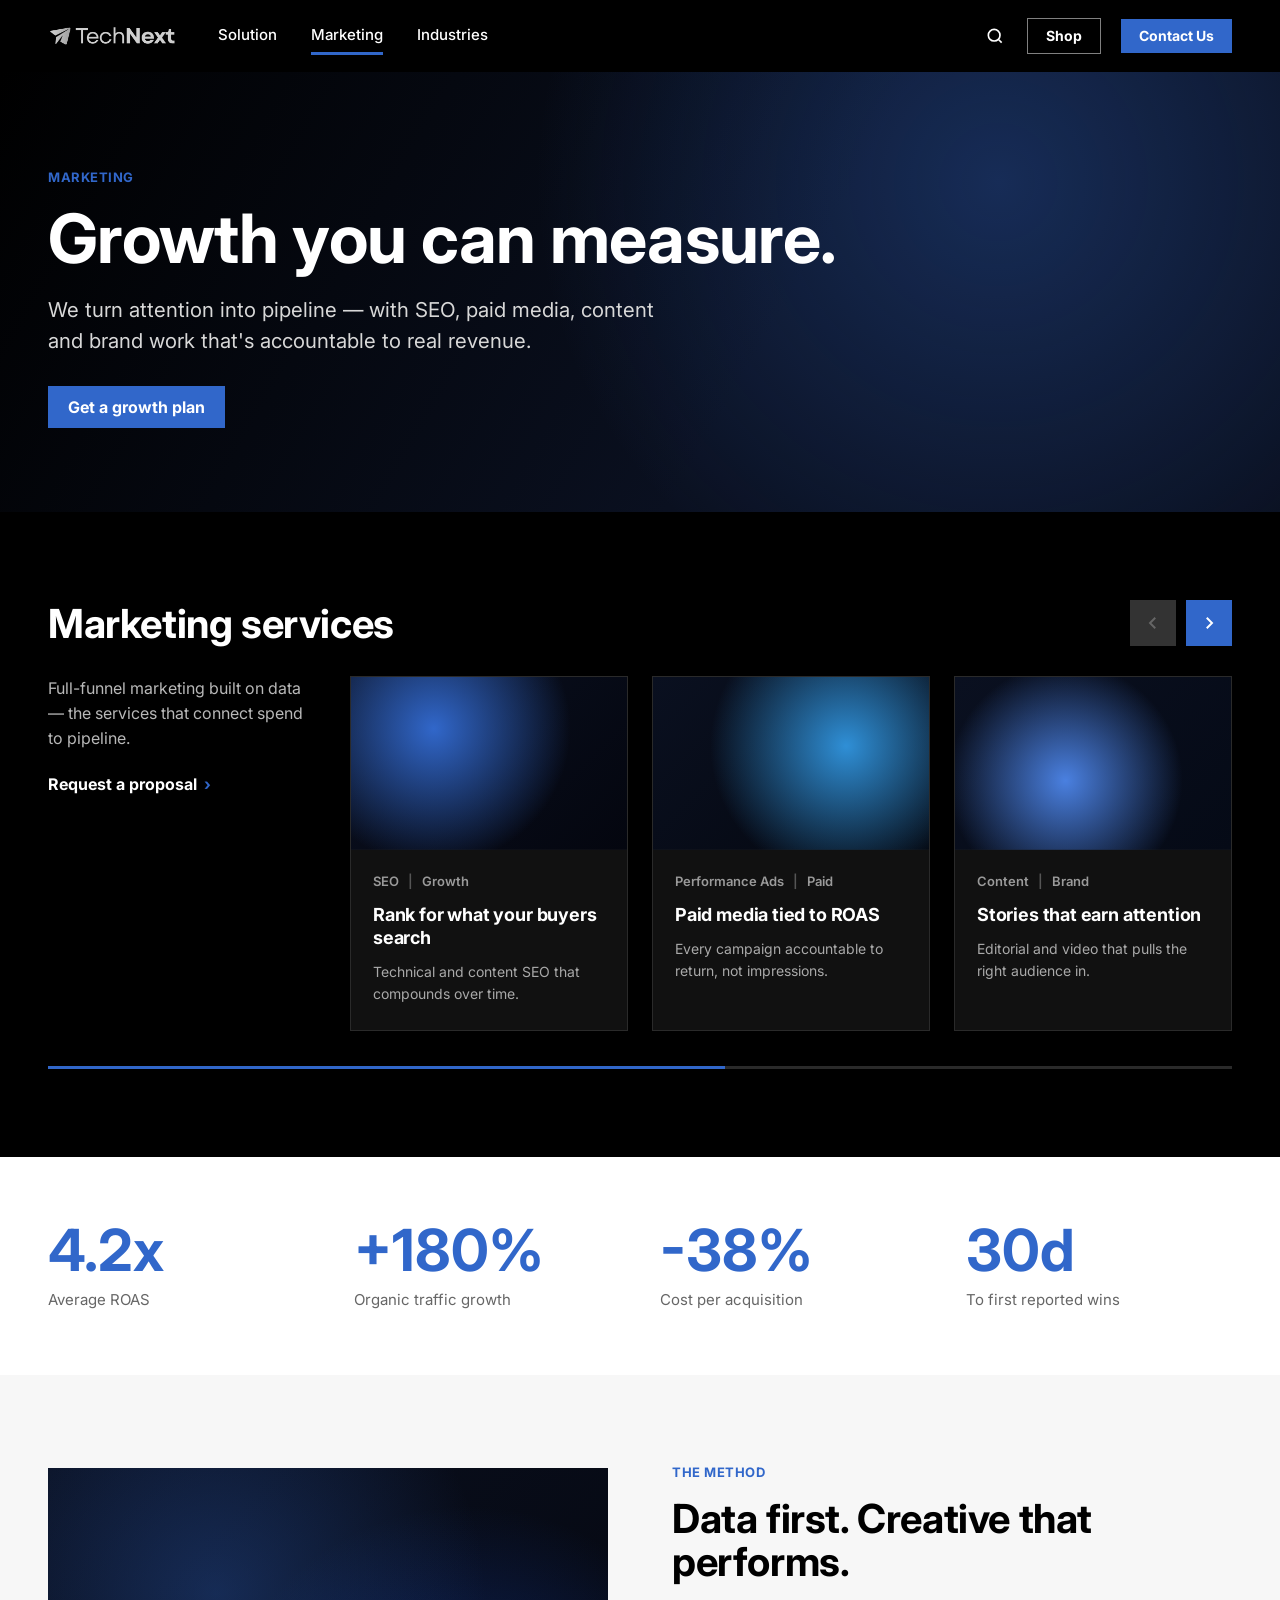
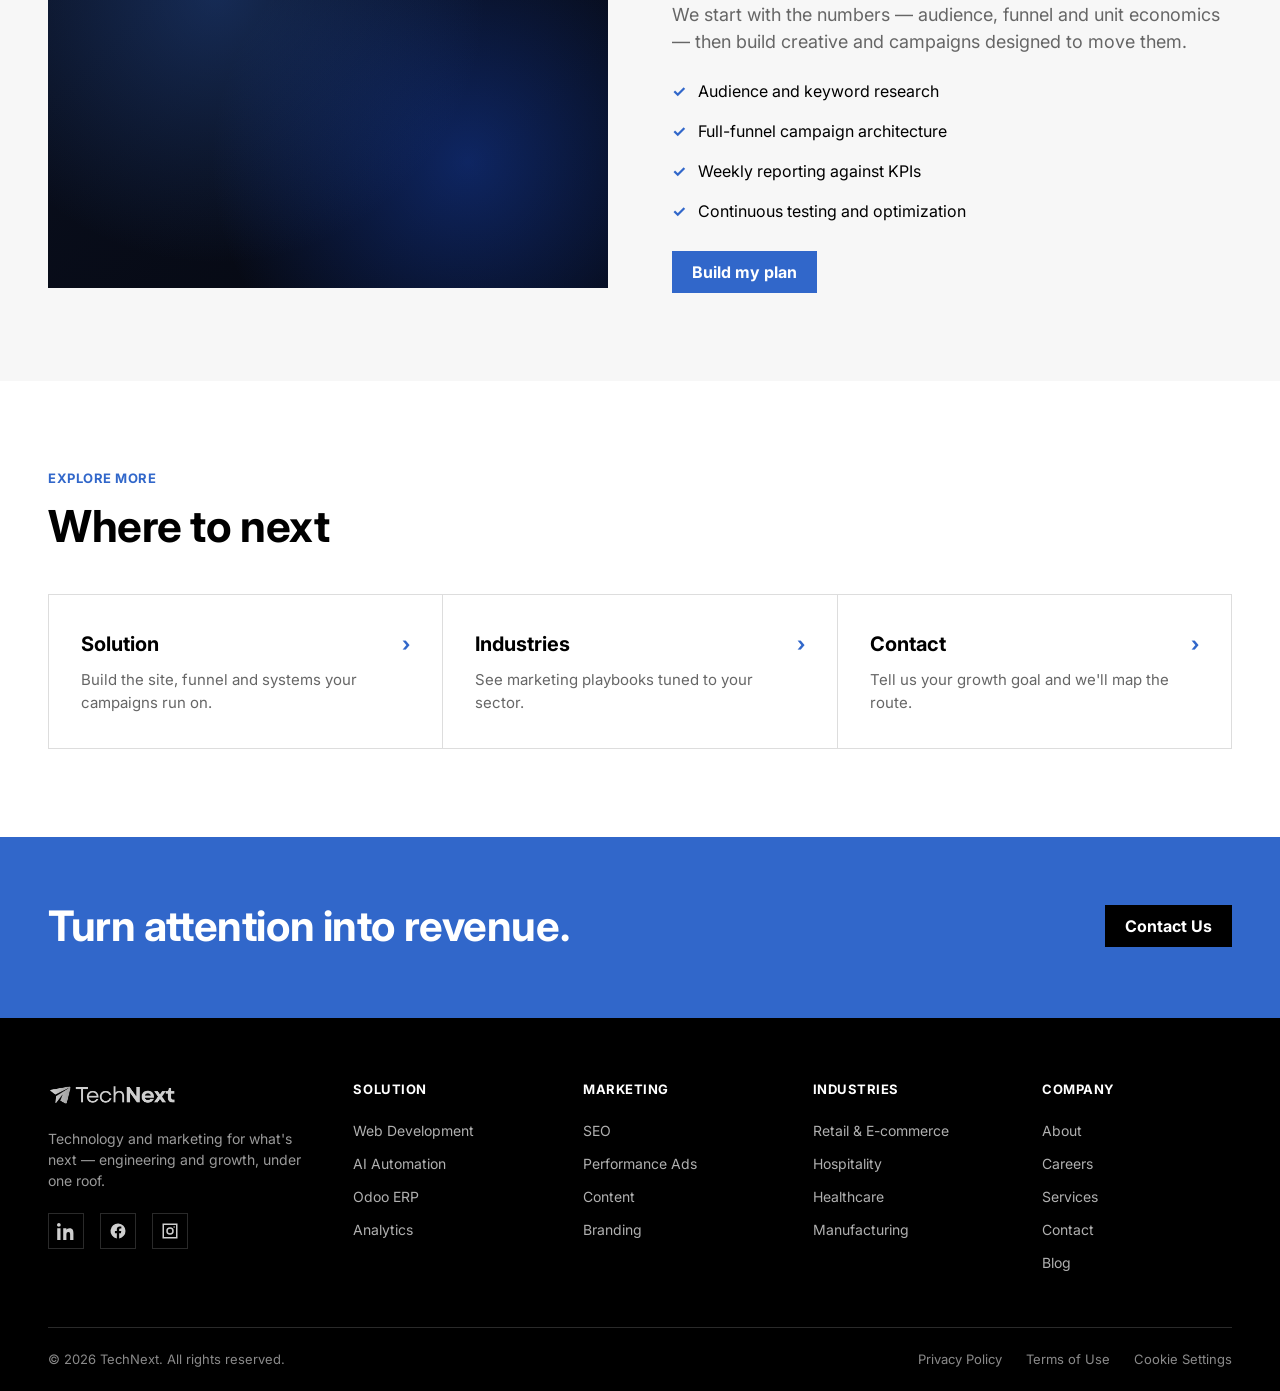
<file: marketing.html>
<!DOCTYPE html>
<html lang="en">
<head>
<meta charset="UTF-8" />
<meta name="viewport" content="width=device-width, initial-scale=1.0" />
<title>Marketing — TechNext</title>
<meta name="description" content="Performance marketing, SEO, content and branding built on data — every dollar traceable to results." />
<link rel="preconnect" href="https://fonts.googleapis.com" />
<link rel="preconnect" href="https://fonts.gstatic.com" crossorigin />
<link href="https://fonts.googleapis.com/css2?family=Inter:wght@400;500;600;700;800&display=swap" rel="stylesheet" />
<link rel="stylesheet" href="css/style.css" />
</head>
<body>

<!-- ===================== HEADER ===================== -->
<header class="header" data-header>
  <div class="header__inner">
    <a class="brand" href="index.html" aria-label="TechNext home">
      <img src="assets/technext-logo.png" alt="TechNext" />
    </a>
    <nav class="nav">
      <a href="solution.html">Solution</a>
      <a href="marketing.html" class="active">Marketing</a>
      <a href="industries.html">Industries</a>
    </nav>
    <div class="header__right">
      <a href="#" class="icon-btn" aria-label="Search">
        <svg width="20" height="20" viewBox="0 0 24 24" fill="none" stroke="currentColor" stroke-width="2"><circle cx="11" cy="11" r="7"/><path d="m20 20-3.5-3.5"/></svg>
      </a>
      <a href="service.html" class="btn btn--outline">Shop</a>
      <a href="contact.html" class="btn btn--primary">Contact Us</a>
    </div>
    <button class="hamburger" data-drawer-open aria-label="Open menu">
      <svg width="26" height="26" viewBox="0 0 24 24" fill="none" stroke="currentColor" stroke-width="2"><path d="M3 6h18M3 12h18M3 18h18"/></svg>
    </button>
  </div>
</header>
<div class="drawer" data-drawer>
  <div class="drawer__panel">
    <div class="drawer__head">
      <img src="assets/technext-logo.png" alt="TechNext" />
      <button class="icon-btn" data-drawer-close aria-label="Close menu">
        <svg width="26" height="26" viewBox="0 0 24 24" fill="none" stroke="currentColor" stroke-width="2"><path d="M6 6l12 12M18 6L6 18"/></svg>
      </button>
    </div>
    <nav class="drawer__nav">
      <a href="solution.html">Solution</a>
      <a href="marketing.html">Marketing</a>
      <a href="industries.html">Industries</a>
    </nav>
    <a href="service.html" class="btn btn--outline" data-drawer-close>Shop</a>
    <a href="contact.html" class="btn btn--primary" data-drawer-close>Contact Us</a>
  </div>
</div>

<!-- ===================== PAGE HERO ===================== -->
<section class="page-hero">
  <div class="page-hero__grid" style="background-image:radial-gradient(circle at 78% 25%,rgba(49,103,202,.32),transparent 44%),linear-gradient(120deg,#000,#0a1020 60%,#0a1020);"></div>
  <div class="container">
    <div class="eyebrow">Marketing</div>
    <h1>Growth you can measure.</h1>
    <p>We turn attention into pipeline — with SEO, paid media, content and brand work that's accountable to real revenue.</p>
    <a href="contact.html" class="btn btn--primary">Get a growth plan</a>
  </div>
</section>

<!-- ===================== SPOTLIGHT CAROUSEL ===================== -->
<section class="section spotlight bg-dark">
  <div class="container">
    <div class="carousel reveal" data-carousel>
      <div class="spotlight__head">
        <h2>Marketing services</h2>
        <div class="carousel__nav">
          <button class="carousel__btn carousel__btn--prev" aria-label="Previous"><svg width="18" height="18" viewBox="0 0 24 24" fill="none" stroke="currentColor" stroke-width="2.6"><path d="M15 5l-7 7 7 7"/></svg></button>
          <button class="carousel__btn carousel__btn--next" aria-label="Next"><svg width="18" height="18" viewBox="0 0 24 24" fill="none" stroke="currentColor" stroke-width="2.6"><path d="M9 5l7 7-7 7"/></svg></button>
        </div>
      </div>
      <div class="carousel__viewport">
        <div class="carousel__track">
          <div class="carousel__intro">
            <p>Full-funnel marketing built on data — the services that connect spend to pipeline.</p>
            <a href="contact.html" class="btn-link">Request a proposal <span class="arw">&rsaquo;</span></a>
          </div>
          <a class="card" href="#services">
            <div class="card__media"><div class="img" style="background-image:radial-gradient(circle at 30% 30%,#3167ca,transparent 60%),linear-gradient(135deg,#0a1020,#04060f);"></div></div>
            <div class="card__body"><div class="card__meta">SEO <span class="sep">|</span> Growth</div><h3 class="card__title">Rank for what your buyers search</h3><p class="card__desc">Technical and content SEO that compounds over time.</p></div>
          </a>
          <a class="card" href="#services">
            <div class="card__media"><div class="img" style="background-image:radial-gradient(circle at 70% 40%,#2f8fd6,transparent 62%),linear-gradient(135deg,#0a1020,#04070f);"></div></div>
            <div class="card__body"><div class="card__meta">Performance Ads <span class="sep">|</span> Paid</div><h3 class="card__title">Paid media tied to ROAS</h3><p class="card__desc">Every campaign accountable to return, not impressions.</p></div>
          </a>
          <a class="card" href="#services">
            <div class="card__media"><div class="img" style="background-image:radial-gradient(circle at 40% 60%,#4a80e0,transparent 60%),linear-gradient(135deg,#0a1020,#050a16);"></div></div>
            <div class="card__body"><div class="card__meta">Content <span class="sep">|</span> Brand</div><h3 class="card__title">Stories that earn attention</h3><p class="card__desc">Editorial and video that pulls the right audience in.</p></div>
          </a>
          <a class="card" href="#services">
            <div class="card__media"><div class="img" style="background-image:radial-gradient(circle at 60% 30%,#5a8ae8,transparent 60%),linear-gradient(135deg,#0a1020,#050a16);"></div></div>
            <div class="card__body"><div class="card__meta">Branding <span class="sep">|</span> Identity</div><h3 class="card__title">Identity systems built to scale</h3><p class="card__desc">A cohesive look that travels across every channel.</p></div>
          </a>
          <a class="card" href="#services">
            <div class="card__media"><div class="img" style="background-image:radial-gradient(circle at 65% 55%,#1e5eff,transparent 60%),linear-gradient(135deg,#0a1230,#04060c);"></div></div>
            <div class="card__body"><div class="card__meta">Social Media <span class="sep">|</span> Organic</div><h3 class="card__title">Consistent presence, real engagement</h3><p class="card__desc">Always-on social that builds an audience, not just posts.</p></div>
          </a>
          <a class="card" href="#services">
            <div class="card__media"><div class="img" style="background-image:radial-gradient(circle at 35% 45%,#3167ca,transparent 60%),linear-gradient(135deg,#0a1020,#04060c);"></div></div>
            <div class="card__body"><div class="card__meta">Email &amp; CRM <span class="sep">|</span> Retention</div><h3 class="card__title">Nurture that closes the loop</h3><p class="card__desc">Lifecycle flows that turn leads into repeat customers.</p></div>
          </a>
        </div>
      </div>
      <div class="carousel__progress"><span></span></div>
    </div>
  </div>
</section>

<!-- ===================== STATS ===================== -->
<section class="section section--tight" id="services">
  <div class="container">
    <div class="stats">
      <div class="stat reveal"><div class="stat__num">4.2x</div><div class="stat__label">Average ROAS</div></div>
      <div class="stat reveal" data-d="1"><div class="stat__num">+180%</div><div class="stat__label">Organic traffic growth</div></div>
      <div class="stat reveal" data-d="2"><div class="stat__num">-38%</div><div class="stat__label">Cost per acquisition</div></div>
      <div class="stat reveal" data-d="3"><div class="stat__num">30d</div><div class="stat__label">To first reported wins</div></div>
    </div>
  </div>
</section>

<!-- ===================== FEATURE SPLIT ===================== -->
<section class="section bg-gray">
  <div class="container">
    <div class="split">
      <div class="split__media reveal" style="background-image:radial-gradient(circle at 30% 30%,#3167ca55,transparent 55%),radial-gradient(circle at 75% 70%,#1e5eff55,transparent 50%),linear-gradient(135deg,#0a1020,#05070f);"></div>
      <div class="reveal" data-d="1">
        <div class="eyebrow">The method</div>
        <h2>Data first. Creative that performs.</h2>
        <p>We start with the numbers — audience, funnel and unit economics — then build creative and campaigns designed to move them.</p>
        <ul class="feature-list">
          <li><span class="tick">&#10003;</span> Audience and keyword research</li>
          <li><span class="tick">&#10003;</span> Full-funnel campaign architecture</li>
          <li><span class="tick">&#10003;</span> Weekly reporting against KPIs</li>
          <li><span class="tick">&#10003;</span> Continuous testing and optimization</li>
        </ul>
        <a href="contact.html" class="btn btn--primary">Build my plan</a>
      </div>
    </div>
  </div>
</section>

<!-- ===================== QUICK LINKS ===================== -->
<section class="section">
  <div class="container">
    <div class="section-head reveal"><div class="eyebrow">Explore more</div><h2>Where to next</h2></div>
    <div class="qlinks reveal">
      <a class="qlink" href="solution.html"><div class="qlink__title">Solution <span class="arw">&rsaquo;</span></div><p>Build the site, funnel and systems your campaigns run on.</p></a>
      <a class="qlink" href="industries.html"><div class="qlink__title">Industries <span class="arw">&rsaquo;</span></div><p>See marketing playbooks tuned to your sector.</p></a>
      <a class="qlink" href="contact.html"><div class="qlink__title">Contact <span class="arw">&rsaquo;</span></div><p>Tell us your growth goal and we'll map the route.</p></a>
    </div>
  </div>
</section>

<!-- ===================== CTA ===================== -->
<section class="cta-band">
  <div class="container inner">
    <h2>Turn attention into revenue.</h2>
    <a href="contact.html" class="btn btn--dark">Contact Us</a>
  </div>
</section>

<!-- ===================== FOOTER ===================== -->
<footer class="footer">
  <div class="container">
    <div class="footer__top">
      <div class="footer__brand">
        <img src="assets/technext-logo.png" alt="TechNext" />
        <p>Technology and marketing for what's next — engineering and growth, under one roof.</p>
        <div class="footer__social">
          <a href="#" aria-label="LinkedIn"><svg width="18" height="18" viewBox="0 0 24 24" fill="currentColor"><path d="M4.98 3.5A2.5 2.5 0 1 1 0 3.5a2.5 2.5 0 0 1 4.98 0zM.3 8.3h4.4V24H.3zM8.3 8.3h4.2v2.15h.06c.58-1.1 2-2.25 4.12-2.25 4.4 0 5.22 2.9 5.22 6.68V24h-4.4v-6.9c0-1.65-.03-3.77-2.3-3.77-2.3 0-2.65 1.8-2.65 3.65V24H8.3z"/></svg></a>
          <a href="#" aria-label="Facebook"><svg width="18" height="18" viewBox="0 0 24 24" fill="currentColor"><path d="M22 12a10 10 0 1 0-11.56 9.88v-6.99H7.9V12h2.54V9.8c0-2.5 1.49-3.89 3.77-3.89 1.09 0 2.24.2 2.24.2v2.46h-1.26c-1.24 0-1.63.77-1.63 1.56V12h2.78l-.44 2.89h-2.34v6.99A10 10 0 0 0 22 12z"/></svg></a>
          <a href="#" aria-label="Instagram"><svg width="18" height="18" viewBox="0 0 24 24" fill="none" stroke="currentColor" stroke-width="2"><rect x="3" y="3" width="18" height="18"/><circle cx="12" cy="12" r="4"/><circle cx="17.5" cy="6.5" r="1" fill="currentColor" stroke="none"/></svg></a>
        </div>
      </div>
      <div class="footer__col"><h4>Solution</h4><a href="solution.html">Web Development</a><a href="solution.html">AI Automation</a><a href="solution.html">Odoo ERP</a><a href="solution.html">Analytics</a></div>
      <div class="footer__col"><h4>Marketing</h4><a href="marketing.html">SEO</a><a href="marketing.html">Performance Ads</a><a href="marketing.html">Content</a><a href="marketing.html">Branding</a></div>
      <div class="footer__col"><h4>Industries</h4><a href="industries.html">Retail &amp; E-commerce</a><a href="industries.html">Hospitality</a><a href="industries.html">Healthcare</a><a href="industries.html">Manufacturing</a></div>
      <div class="footer__col"><h4>Company</h4><a href="#">About</a><a href="#">Careers</a><a href="service.html">Services</a><a href="contact.html">Contact</a><a href="#">Blog</a></div>
    </div>
    <div class="footer__bottom">
      <div>&copy; 2026 TechNext. All rights reserved.</div>
      <nav><a href="privacy.html">Privacy Policy</a><a href="terms.html">Terms of Use</a><a href="privacy.html#cookies">Cookie Settings</a></nav>
    </div>
  </div>
</footer>

<script src="js/main.js"></script>
</body>
</html>
</file>
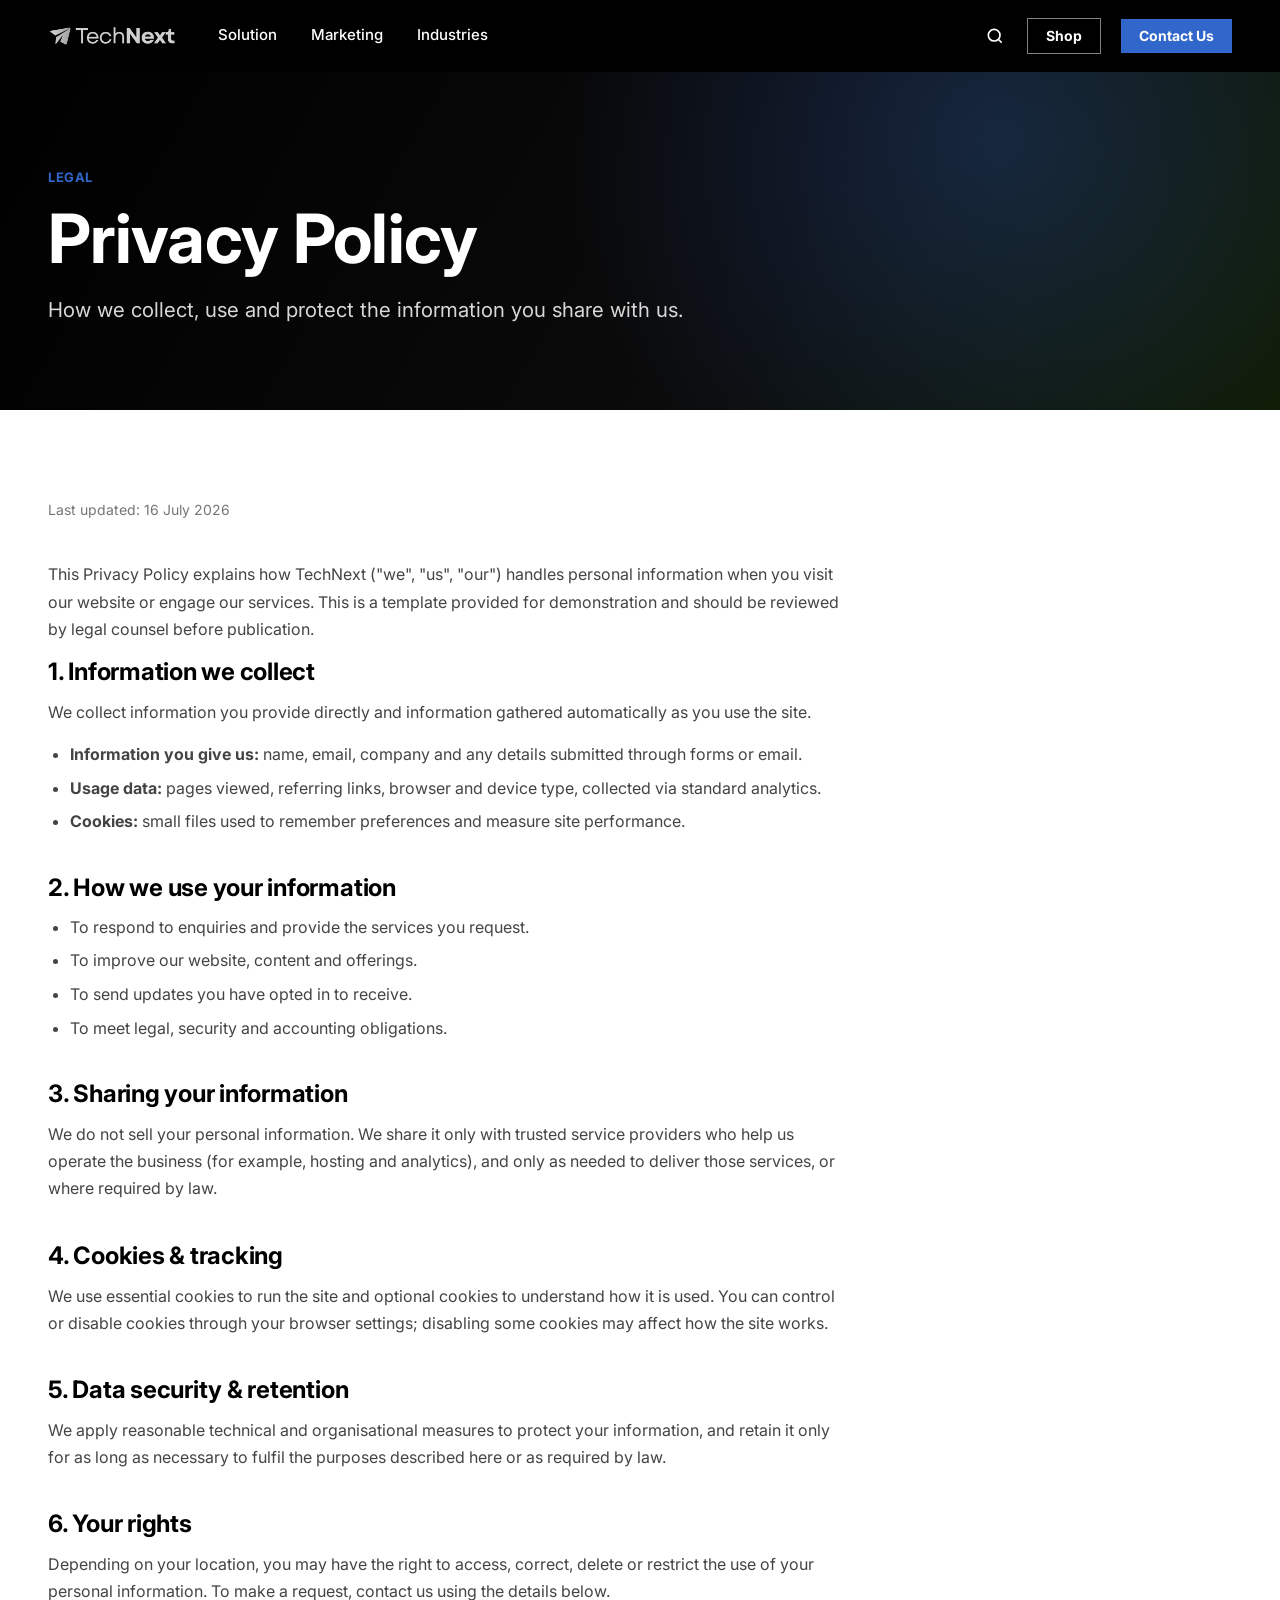
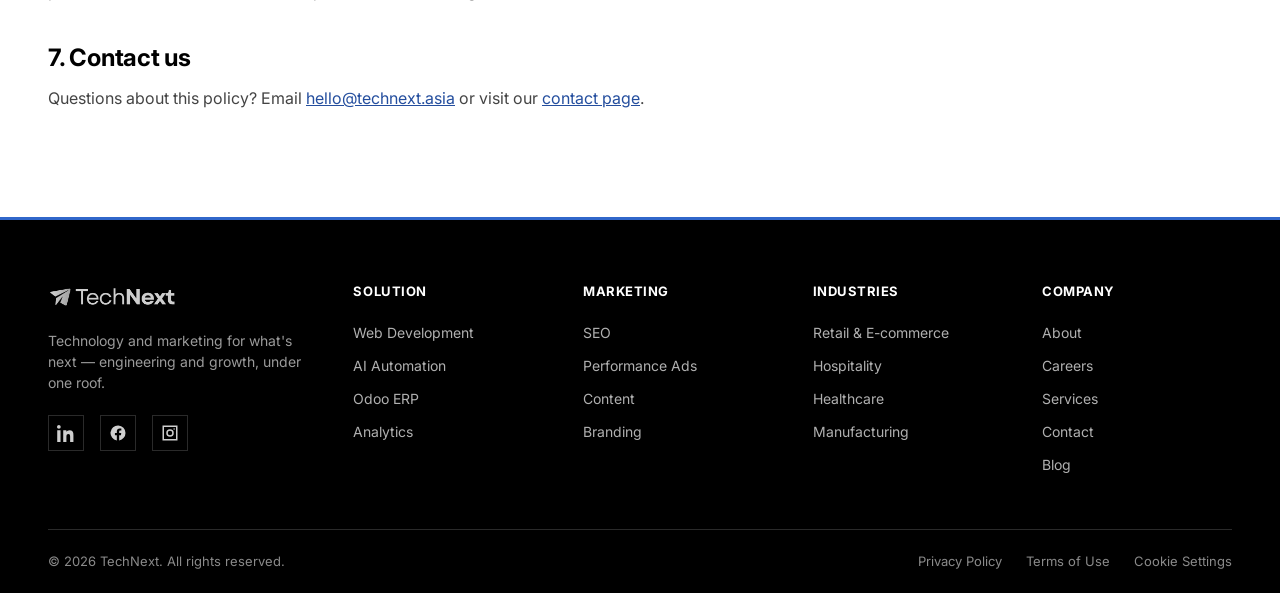
<file: privacy.html>
<!DOCTYPE html>
<html lang="en">
<head>
<meta charset="UTF-8" />
<meta name="viewport" content="width=device-width, initial-scale=1.0" />
<title>Privacy Policy — TechNext</title>
<meta name="description" content="How TechNext collects, uses and protects your information." />
<link rel="preconnect" href="https://fonts.googleapis.com" />
<link rel="preconnect" href="https://fonts.gstatic.com" crossorigin />
<link href="https://fonts.googleapis.com/css2?family=Inter:wght@400;500;600;700;800&display=swap" rel="stylesheet" />
<link rel="stylesheet" href="css/style.css" />
</head>
<body>

<!-- ===================== HEADER ===================== -->
<header class="header" data-header>
  <div class="header__inner">
    <a class="brand" href="index.html" aria-label="TechNext home">
      <img src="assets/technext-logo.png" alt="TechNext" />
    </a>
    <nav class="nav">
      <a href="solution.html">Solution</a>
      <a href="marketing.html">Marketing</a>
      <a href="industries.html">Industries</a>
    </nav>
    <div class="header__right">
      <a href="#" class="icon-btn" aria-label="Search">
        <svg width="20" height="20" viewBox="0 0 24 24" fill="none" stroke="currentColor" stroke-width="2"><circle cx="11" cy="11" r="7"/><path d="m20 20-3.5-3.5"/></svg>
      </a>
      <a href="service.html" class="btn btn--outline">Shop</a>
      <a href="contact.html" class="btn btn--primary">Contact Us</a>
    </div>
    <button class="hamburger" data-drawer-open aria-label="Open menu">
      <svg width="26" height="26" viewBox="0 0 24 24" fill="none" stroke="currentColor" stroke-width="2"><path d="M3 6h18M3 12h18M3 18h18"/></svg>
    </button>
  </div>
</header>
<div class="drawer" data-drawer>
  <div class="drawer__panel">
    <div class="drawer__head">
      <img src="assets/technext-logo.png" alt="TechNext" />
      <button class="icon-btn" data-drawer-close aria-label="Close menu">
        <svg width="26" height="26" viewBox="0 0 24 24" fill="none" stroke="currentColor" stroke-width="2"><path d="M6 6l12 12M18 6L6 18"/></svg>
      </button>
    </div>
    <nav class="drawer__nav">
      <a href="solution.html">Solution</a>
      <a href="marketing.html">Marketing</a>
      <a href="industries.html">Industries</a>
    </nav>
    <a href="service.html" class="btn btn--outline" data-drawer-close>Shop</a>
    <a href="contact.html" class="btn btn--primary" data-drawer-close>Contact Us</a>
  </div>
</div>

<!-- ===================== PAGE HERO ===================== -->
<section class="page-hero">
  <div class="page-hero__grid"></div>
  <div class="container">
    <div class="eyebrow">Legal</div>
    <h1>Privacy Policy</h1>
    <p>How we collect, use and protect the information you share with us.</p>
  </div>
</section>

<!-- ===================== PROSE ===================== -->
<section class="section">
  <div class="container">
    <div class="prose reveal">
      <p class="updated">Last updated: 16 July 2026</p>

      <p>This Privacy Policy explains how TechNext ("we", "us", "our") handles personal information when you visit our website or engage our services. This is a template provided for demonstration and should be reviewed by legal counsel before publication.</p>

      <h2>1. Information we collect</h2>
      <p>We collect information you provide directly and information gathered automatically as you use the site.</p>
      <ul>
        <li><strong>Information you give us:</strong> name, email, company and any details submitted through forms or email.</li>
        <li><strong>Usage data:</strong> pages viewed, referring links, browser and device type, collected via standard analytics.</li>
        <li><strong>Cookies:</strong> small files used to remember preferences and measure site performance.</li>
      </ul>

      <h2>2. How we use your information</h2>
      <ul>
        <li>To respond to enquiries and provide the services you request.</li>
        <li>To improve our website, content and offerings.</li>
        <li>To send updates you have opted in to receive.</li>
        <li>To meet legal, security and accounting obligations.</li>
      </ul>

      <h2>3. Sharing your information</h2>
      <p>We do not sell your personal information. We share it only with trusted service providers who help us operate the business (for example, hosting and analytics), and only as needed to deliver those services, or where required by law.</p>

      <h2 id="cookies">4. Cookies &amp; tracking</h2>
      <p>We use essential cookies to run the site and optional cookies to understand how it is used. You can control or disable cookies through your browser settings; disabling some cookies may affect how the site works.</p>

      <h2>5. Data security &amp; retention</h2>
      <p>We apply reasonable technical and organisational measures to protect your information, and retain it only for as long as necessary to fulfil the purposes described here or as required by law.</p>

      <h2>6. Your rights</h2>
      <p>Depending on your location, you may have the right to access, correct, delete or restrict the use of your personal information. To make a request, contact us using the details below.</p>

      <h2>7. Contact us</h2>
      <p>Questions about this policy? Email <a href="mailto:hello@technext.asia">hello@technext.asia</a> or visit our <a href="contact.html">contact page</a>.</p>
    </div>
  </div>
</section>

<!-- ===================== FOOTER ===================== -->
<footer class="footer">
  <div class="container">
    <div class="footer__top">
      <div class="footer__brand">
        <img src="assets/technext-logo.png" alt="TechNext" />
        <p>Technology and marketing for what's next — engineering and growth, under one roof.</p>
        <div class="footer__social">
          <a href="#" aria-label="LinkedIn"><svg width="18" height="18" viewBox="0 0 24 24" fill="currentColor"><path d="M4.98 3.5A2.5 2.5 0 1 1 0 3.5a2.5 2.5 0 0 1 4.98 0zM.3 8.3h4.4V24H.3zM8.3 8.3h4.2v2.15h.06c.58-1.1 2-2.25 4.12-2.25 4.4 0 5.22 2.9 5.22 6.68V24h-4.4v-6.9c0-1.65-.03-3.77-2.3-3.77-2.3 0-2.65 1.8-2.65 3.65V24H8.3z"/></svg></a>
          <a href="#" aria-label="Facebook"><svg width="18" height="18" viewBox="0 0 24 24" fill="currentColor"><path d="M22 12a10 10 0 1 0-11.56 9.88v-6.99H7.9V12h2.54V9.8c0-2.5 1.49-3.89 3.77-3.89 1.09 0 2.24.2 2.24.2v2.46h-1.26c-1.24 0-1.63.77-1.63 1.56V12h2.78l-.44 2.89h-2.34v6.99A10 10 0 0 0 22 12z"/></svg></a>
          <a href="#" aria-label="Instagram"><svg width="18" height="18" viewBox="0 0 24 24" fill="none" stroke="currentColor" stroke-width="2"><rect x="3" y="3" width="18" height="18"/><circle cx="12" cy="12" r="4"/><circle cx="17.5" cy="6.5" r="1" fill="currentColor" stroke="none"/></svg></a>
        </div>
      </div>
      <div class="footer__col"><h4>Solution</h4><a href="solution.html">Web Development</a><a href="solution.html">AI Automation</a><a href="solution.html">Odoo ERP</a><a href="solution.html">Analytics</a></div>
      <div class="footer__col"><h4>Marketing</h4><a href="marketing.html">SEO</a><a href="marketing.html">Performance Ads</a><a href="marketing.html">Content</a><a href="marketing.html">Branding</a></div>
      <div class="footer__col"><h4>Industries</h4><a href="industries.html">Retail &amp; E-commerce</a><a href="industries.html">Hospitality</a><a href="industries.html">Healthcare</a><a href="industries.html">Manufacturing</a></div>
      <div class="footer__col"><h4>Company</h4><a href="#">About</a><a href="#">Careers</a><a href="service.html">Services</a><a href="contact.html">Contact</a><a href="#">Blog</a></div>
    </div>
    <div class="footer__bottom">
      <div>&copy; 2026 TechNext. All rights reserved.</div>
      <nav><a href="privacy.html">Privacy Policy</a><a href="terms.html">Terms of Use</a><a href="privacy.html#cookies">Cookie Settings</a></nav>
    </div>
  </div>
</footer>

<script src="js/main.js"></script>
</body>
</html>
</file>
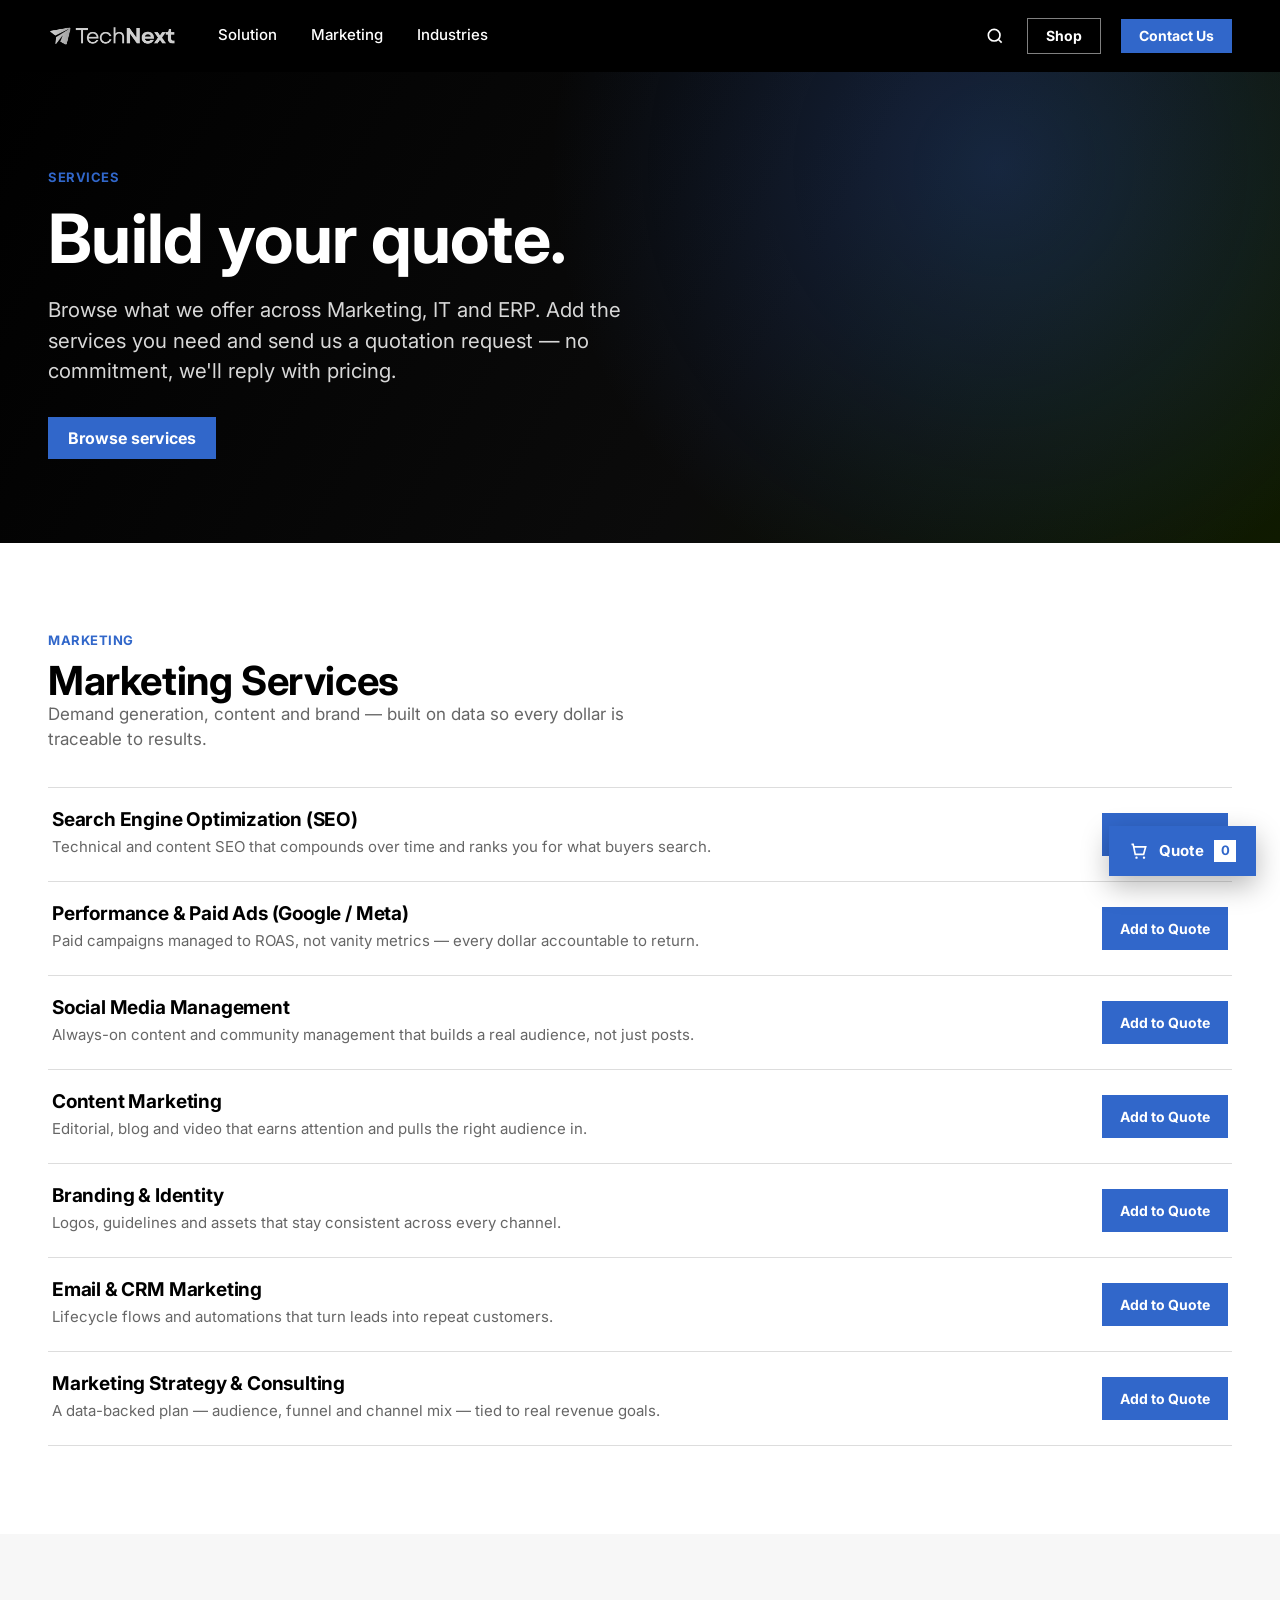
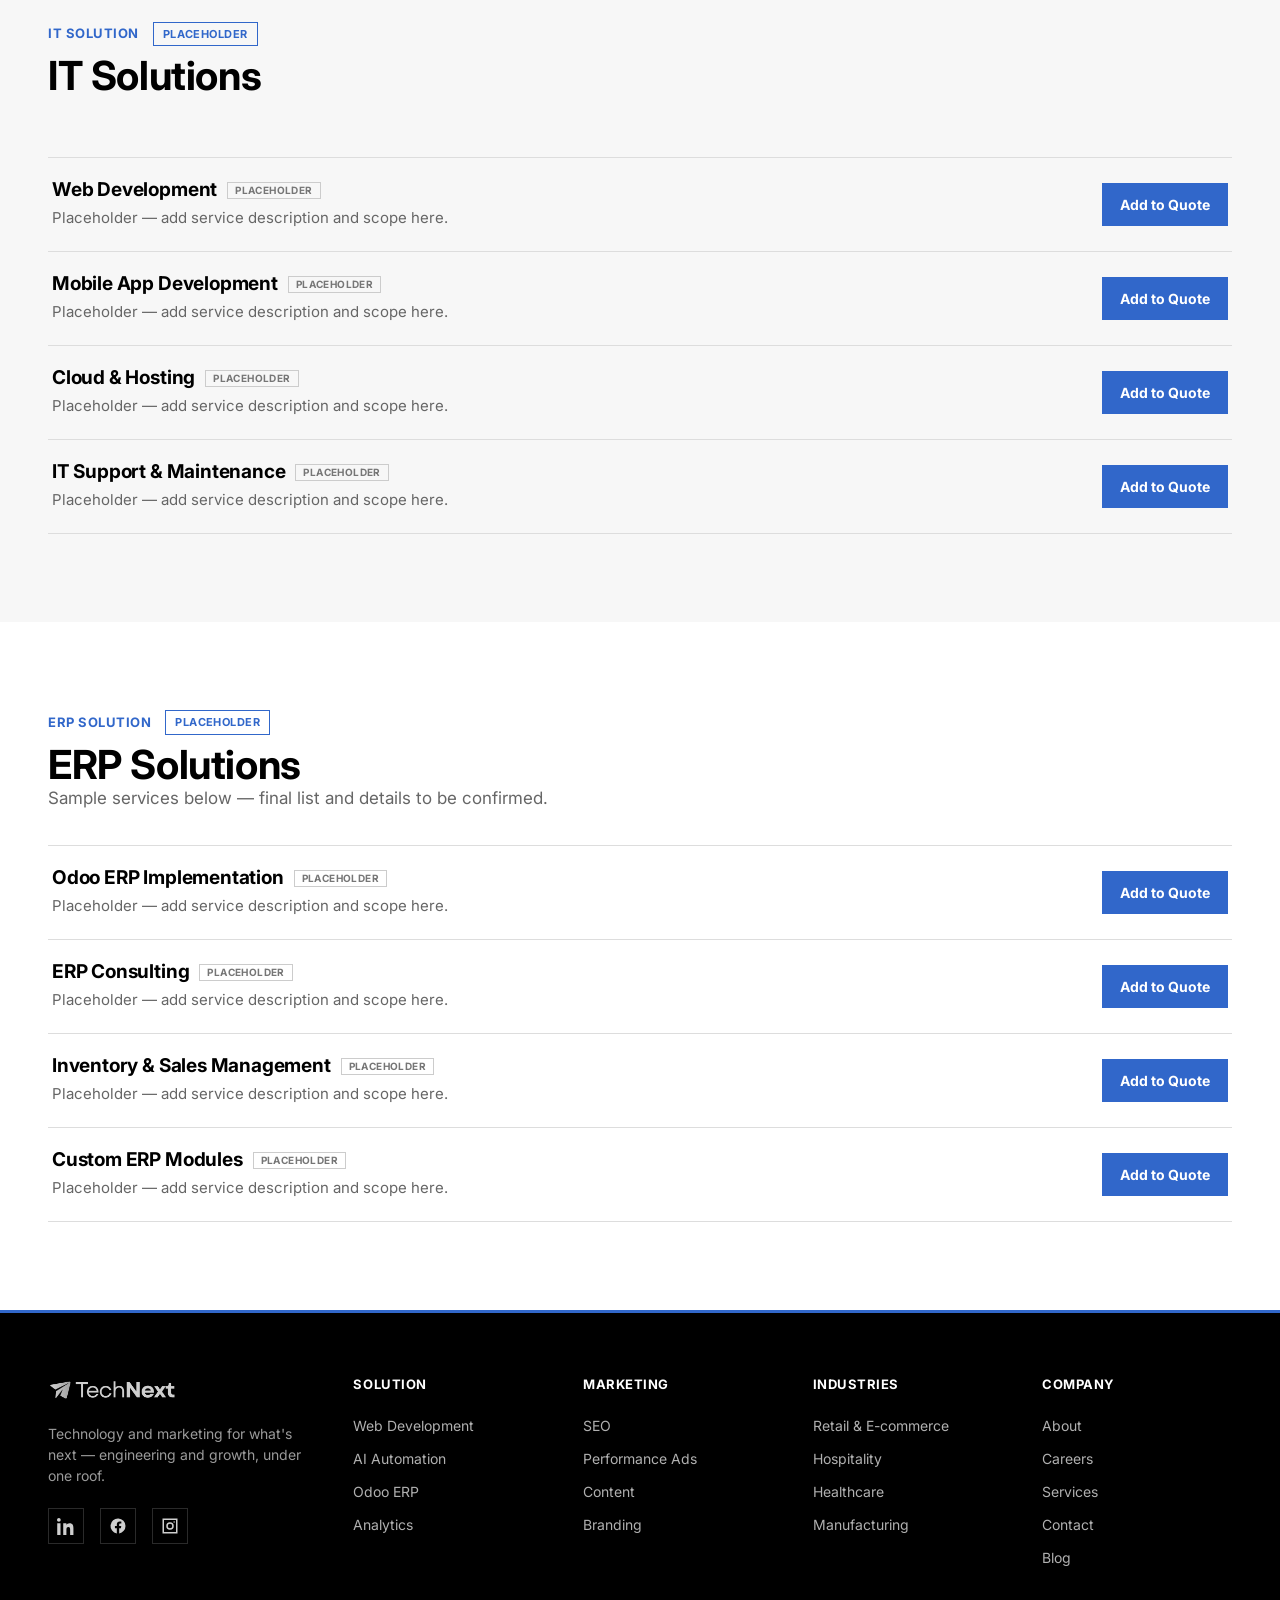
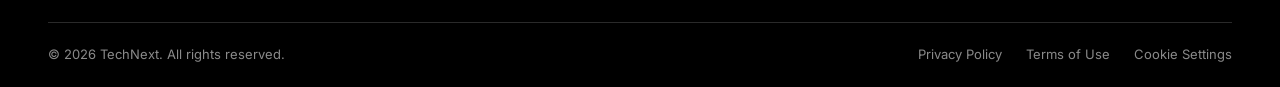
<file: service.html>
<!DOCTYPE html>
<html lang="en">
<head>
<meta charset="UTF-8" />
<meta name="viewport" content="width=device-width, initial-scale=1.0" />
<title>Services — TechNext</title>
<meta name="description" content="Browse TechNext services across Marketing, IT and ERP — add what you need and request a quotation." />
<link rel="preconnect" href="https://fonts.googleapis.com" />
<link rel="preconnect" href="https://fonts.gstatic.com" crossorigin />
<link href="https://fonts.googleapis.com/css2?family=Inter:wght@400;500;600;700;800&display=swap" rel="stylesheet" />
<link rel="stylesheet" href="css/style.css" />
</head>
<body>

<!-- ===================== HEADER ===================== -->
<header class="header" data-header>
  <div class="header__inner">
    <a class="brand" href="index.html" aria-label="TechNext home">
      <img src="assets/technext-logo.png" alt="TechNext" />
    </a>
    <nav class="nav">
      <a href="solution.html">Solution</a>
      <a href="marketing.html">Marketing</a>
      <a href="industries.html">Industries</a>
    </nav>
    <div class="header__right">
      <a href="#" class="icon-btn" aria-label="Search">
        <svg width="20" height="20" viewBox="0 0 24 24" fill="none" stroke="currentColor" stroke-width="2"><circle cx="11" cy="11" r="7"/><path d="m20 20-3.5-3.5"/></svg>
      </a>
      <a href="service.html" class="btn btn--outline">Shop</a>
      <a href="contact.html" class="btn btn--primary">Contact Us</a>
    </div>
    <button class="hamburger" data-drawer-open aria-label="Open menu">
      <svg width="26" height="26" viewBox="0 0 24 24" fill="none" stroke="currentColor" stroke-width="2"><path d="M3 6h18M3 12h18M3 18h18"/></svg>
    </button>
  </div>
</header>
<div class="drawer" data-drawer>
  <div class="drawer__panel">
    <div class="drawer__head">
      <img src="assets/technext-logo.png" alt="TechNext" />
      <button class="icon-btn" data-drawer-close aria-label="Close menu">
        <svg width="26" height="26" viewBox="0 0 24 24" fill="none" stroke="currentColor" stroke-width="2"><path d="M6 6l12 12M18 6L6 18"/></svg>
      </button>
    </div>
    <nav class="drawer__nav">
      <a href="solution.html">Solution</a>
      <a href="marketing.html">Marketing</a>
      <a href="industries.html">Industries</a>
      <a href="service.html">Services</a>
    </nav>
    <a href="service.html" class="btn btn--outline" data-drawer-close>Shop</a>
    <a href="contact.html" class="btn btn--primary" data-drawer-close>Contact Us</a>
  </div>
</div>

<!-- ===================== PAGE HERO ===================== -->
<section class="page-hero">
  <div class="page-hero__grid"></div>
  <div class="container">
    <div class="eyebrow">Services</div>
    <h1>Build your quote.</h1>
    <p>Browse what we offer across Marketing, IT and ERP. Add the services you need and send us a quotation request — no commitment, we'll reply with pricing.</p>
    <a href="#marketing" class="btn btn--primary">Browse services</a>
  </div>
</section>

<!-- ===================== MARKETING ===================== -->
<section class="section svc-cat" id="marketing">
  <div class="container">
    <div class="svc-cat__head reveal">
      <div class="eyebrow" style="margin:0;">Marketing</div>
    </div>
    <h2 class="reveal" style="font-size:clamp(28px,3.4vw,40px);">Marketing Services</h2>
    <p class="svc-intro reveal">Demand generation, content and brand — built on data so every dollar is traceable to results.</p>

    <ul class="svc-list reveal">
      <li class="svc-item" data-id="mk-seo" data-name="Search Engine Optimization (SEO)" data-cat="Marketing">
        <div class="svc-item__info"><h3>Search Engine Optimization (SEO)</h3><p>Technical and content SEO that compounds over time and ranks you for what buyers search.</p></div>
        <button class="svc-add" type="button" data-add>Add to Quote</button>
      </li>
      <li class="svc-item" data-id="mk-ads" data-name="Performance &amp; Paid Ads (Google / Meta)" data-cat="Marketing">
        <div class="svc-item__info"><h3>Performance &amp; Paid Ads (Google / Meta)</h3><p>Paid campaigns managed to ROAS, not vanity metrics — every dollar accountable to return.</p></div>
        <button class="svc-add" type="button" data-add>Add to Quote</button>
      </li>
      <li class="svc-item" data-id="mk-social" data-name="Social Media Management" data-cat="Marketing">
        <div class="svc-item__info"><h3>Social Media Management</h3><p>Always-on content and community management that builds a real audience, not just posts.</p></div>
        <button class="svc-add" type="button" data-add>Add to Quote</button>
      </li>
      <li class="svc-item" data-id="mk-content" data-name="Content Marketing" data-cat="Marketing">
        <div class="svc-item__info"><h3>Content Marketing</h3><p>Editorial, blog and video that earns attention and pulls the right audience in.</p></div>
        <button class="svc-add" type="button" data-add>Add to Quote</button>
      </li>
      <li class="svc-item" data-id="mk-brand" data-name="Branding &amp; Identity" data-cat="Marketing">
        <div class="svc-item__info"><h3>Branding &amp; Identity</h3><p>Logos, guidelines and assets that stay consistent across every channel.</p></div>
        <button class="svc-add" type="button" data-add>Add to Quote</button>
      </li>
      <li class="svc-item" data-id="mk-email" data-name="Email &amp; CRM Marketing" data-cat="Marketing">
        <div class="svc-item__info"><h3>Email &amp; CRM Marketing</h3><p>Lifecycle flows and automations that turn leads into repeat customers.</p></div>
        <button class="svc-add" type="button" data-add>Add to Quote</button>
      </li>
      <li class="svc-item" data-id="mk-strategy" data-name="Marketing Strategy &amp; Consulting" data-cat="Marketing">
        <div class="svc-item__info"><h3>Marketing Strategy &amp; Consulting</h3><p>A data-backed plan — audience, funnel and channel mix — tied to real revenue goals.</p></div>
        <button class="svc-add" type="button" data-add>Add to Quote</button>
      </li>
    </ul>
  </div>
</section>

<!-- ===================== IT SOLUTION ===================== -->
<section class="section svc-cat bg-gray" id="it">
  <div class="container">
    <div class="svc-cat__head reveal">
      <div class="eyebrow" style="margin:0;">IT Solution</div>
      <span class="svc-cat__note">Placeholder</span>
    </div>
    <h2 class="reveal" style="font-size:clamp(28px,3.4vw,40px);">IT Solutions</h2>
    <p class="svc-intro reveal">Sample services below — final list and details to be confirmed.</p>

    <ul class="svc-list reveal">
      <li class="svc-item" data-id="it-web" data-name="Web Development" data-cat="IT Solution">
        <div class="svc-item__info"><h3>Web Development <span class="svc-badge">Placeholder</span></h3><p>Placeholder — add service description and scope here.</p></div>
        <button class="svc-add" type="button" data-add>Add to Quote</button>
      </li>
      <li class="svc-item" data-id="it-mobile" data-name="Mobile App Development" data-cat="IT Solution">
        <div class="svc-item__info"><h3>Mobile App Development <span class="svc-badge">Placeholder</span></h3><p>Placeholder — add service description and scope here.</p></div>
        <button class="svc-add" type="button" data-add>Add to Quote</button>
      </li>
      <li class="svc-item" data-id="it-cloud" data-name="Cloud &amp; Hosting" data-cat="IT Solution">
        <div class="svc-item__info"><h3>Cloud &amp; Hosting <span class="svc-badge">Placeholder</span></h3><p>Placeholder — add service description and scope here.</p></div>
        <button class="svc-add" type="button" data-add>Add to Quote</button>
      </li>
      <li class="svc-item" data-id="it-support" data-name="IT Support &amp; Maintenance" data-cat="IT Solution">
        <div class="svc-item__info"><h3>IT Support &amp; Maintenance <span class="svc-badge">Placeholder</span></h3><p>Placeholder — add service description and scope here.</p></div>
        <button class="svc-add" type="button" data-add>Add to Quote</button>
      </li>
    </ul>
  </div>
</section>

<!-- ===================== ERP SOLUTION ===================== -->
<section class="section svc-cat" id="erp">
  <div class="container">
    <div class="svc-cat__head reveal">
      <div class="eyebrow" style="margin:0;">ERP Solution</div>
      <span class="svc-cat__note">Placeholder</span>
    </div>
    <h2 class="reveal" style="font-size:clamp(28px,3.4vw,40px);">ERP Solutions</h2>
    <p class="svc-intro reveal">Sample services below — final list and details to be confirmed.</p>

    <ul class="svc-list reveal">
      <li class="svc-item" data-id="erp-impl" data-name="Odoo ERP Implementation" data-cat="ERP Solution">
        <div class="svc-item__info"><h3>Odoo ERP Implementation <span class="svc-badge">Placeholder</span></h3><p>Placeholder — add service description and scope here.</p></div>
        <button class="svc-add" type="button" data-add>Add to Quote</button>
      </li>
      <li class="svc-item" data-id="erp-consult" data-name="ERP Consulting" data-cat="ERP Solution">
        <div class="svc-item__info"><h3>ERP Consulting <span class="svc-badge">Placeholder</span></h3><p>Placeholder — add service description and scope here.</p></div>
        <button class="svc-add" type="button" data-add>Add to Quote</button>
      </li>
      <li class="svc-item" data-id="erp-inventory" data-name="Inventory &amp; Sales Management" data-cat="ERP Solution">
        <div class="svc-item__info"><h3>Inventory &amp; Sales Management <span class="svc-badge">Placeholder</span></h3><p>Placeholder — add service description and scope here.</p></div>
        <button class="svc-add" type="button" data-add>Add to Quote</button>
      </li>
      <li class="svc-item" data-id="erp-custom" data-name="Custom ERP Modules" data-cat="ERP Solution">
        <div class="svc-item__info"><h3>Custom ERP Modules <span class="svc-badge">Placeholder</span></h3><p>Placeholder — add service description and scope here.</p></div>
        <button class="svc-add" type="button" data-add>Add to Quote</button>
      </li>
    </ul>
  </div>
</section>

<!-- ===================== FLOATING QUOTE BUTTON ===================== -->
<button class="quote-fab" type="button" data-quote-open data-quote-fab aria-label="Open quotation request">
  <svg width="20" height="20" viewBox="0 0 24 24" fill="none" stroke="currentColor" stroke-width="2"><path d="M3 4h2l2.5 12h10L20 7H6"/><circle cx="9" cy="20" r="1.4" fill="currentColor" stroke="none"/><circle cx="18" cy="20" r="1.4" fill="currentColor" stroke="none"/></svg>
  <span>Quote</span>
  <span class="quote-fab__count" data-quote-count hidden>0</span>
</button>

<!-- ===================== QUOTE PANEL ===================== -->
<div class="quote-panel" data-quote-panel>
  <div class="quote-panel__inner">
    <div class="quote-panel__head">
      <h3>Your quotation request</h3>
      <button class="quote-panel__close" type="button" data-quote-close aria-label="Close">&times;</button>
    </div>
    <ul class="quote-list" data-quote-list></ul>
    <form class="quote-form" data-quote-form novalidate>
      <div class="field">
        <label for="q-name">Name</label>
        <input type="text" id="q-name" placeholder="Your name" required />
      </div>
      <div class="field">
        <label for="q-email">Email</label>
        <input type="email" id="q-email" placeholder="you@company.com" required />
      </div>
      <div class="field">
        <label for="q-notes">Notes (optional)</label>
        <textarea id="q-notes" placeholder="Anything we should know…" style="min-height:80px;"></textarea>
      </div>
      <button type="submit" class="btn btn--primary">Request Quotation</button>
      <p class="form-note" data-quote-note hidden></p>
    </form>
  </div>
</div>

<!-- ===================== FOOTER ===================== -->
<footer class="footer">
  <div class="container">
    <div class="footer__top">
      <div class="footer__brand">
        <img src="assets/technext-logo.png" alt="TechNext" />
        <p>Technology and marketing for what's next — engineering and growth, under one roof.</p>
        <div class="footer__social">
          <a href="#" aria-label="LinkedIn"><svg width="18" height="18" viewBox="0 0 24 24" fill="currentColor"><path d="M4.98 3.5A2.5 2.5 0 1 1 0 3.5a2.5 2.5 0 0 1 4.98 0zM.3 8.3h4.4V24H.3zM8.3 8.3h4.2v2.15h.06c.58-1.1 2-2.25 4.12-2.25 4.4 0 5.22 2.9 5.22 6.68V24h-4.4v-6.9c0-1.65-.03-3.77-2.3-3.77-2.3 0-2.65 1.8-2.65 3.65V24H8.3z"/></svg></a>
          <a href="#" aria-label="Facebook"><svg width="18" height="18" viewBox="0 0 24 24" fill="currentColor"><path d="M22 12a10 10 0 1 0-11.56 9.88v-6.99H7.9V12h2.54V9.8c0-2.5 1.49-3.89 3.77-3.89 1.09 0 2.24.2 2.24.2v2.46h-1.26c-1.24 0-1.63.77-1.63 1.56V12h2.78l-.44 2.89h-2.34v6.99A10 10 0 0 0 22 12z"/></svg></a>
          <a href="#" aria-label="Instagram"><svg width="18" height="18" viewBox="0 0 24 24" fill="none" stroke="currentColor" stroke-width="2"><rect x="3" y="3" width="18" height="18"/><circle cx="12" cy="12" r="4"/><circle cx="17.5" cy="6.5" r="1" fill="currentColor" stroke="none"/></svg></a>
        </div>
      </div>
      <div class="footer__col"><h4>Solution</h4><a href="solution.html">Web Development</a><a href="solution.html">AI Automation</a><a href="solution.html">Odoo ERP</a><a href="solution.html">Analytics</a></div>
      <div class="footer__col"><h4>Marketing</h4><a href="marketing.html">SEO</a><a href="marketing.html">Performance Ads</a><a href="marketing.html">Content</a><a href="marketing.html">Branding</a></div>
      <div class="footer__col"><h4>Industries</h4><a href="industries.html">Retail &amp; E-commerce</a><a href="industries.html">Hospitality</a><a href="industries.html">Healthcare</a><a href="industries.html">Manufacturing</a></div>
      <div class="footer__col"><h4>Company</h4><a href="#">About</a><a href="#">Careers</a><a href="service.html">Services</a><a href="contact.html">Contact</a><a href="#">Blog</a></div>
    </div>
    <div class="footer__bottom">
      <div>&copy; 2026 TechNext. All rights reserved.</div>
      <nav><a href="privacy.html">Privacy Policy</a><a href="terms.html">Terms of Use</a><a href="privacy.html#cookies">Cookie Settings</a></nav>
    </div>
  </div>
</footer>

<script src="js/main.js"></script>
</body>
</html>
</file>
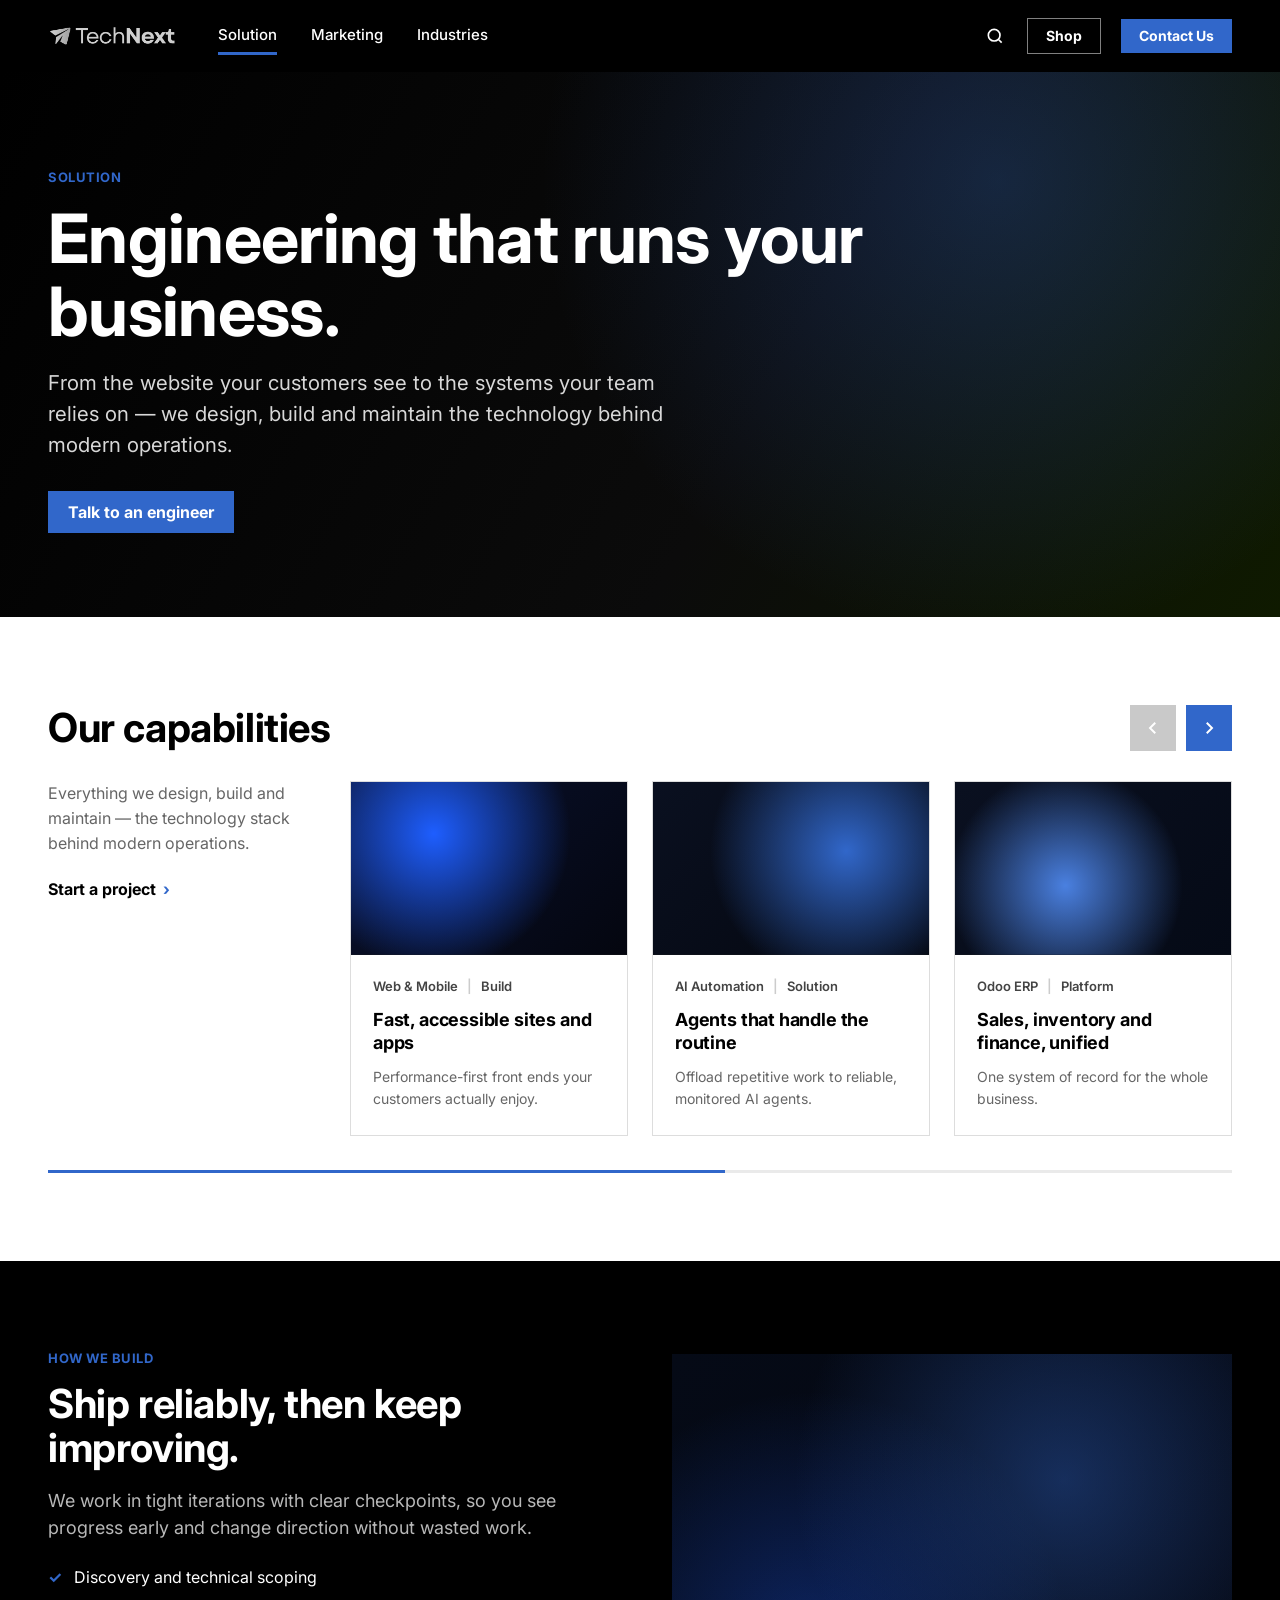
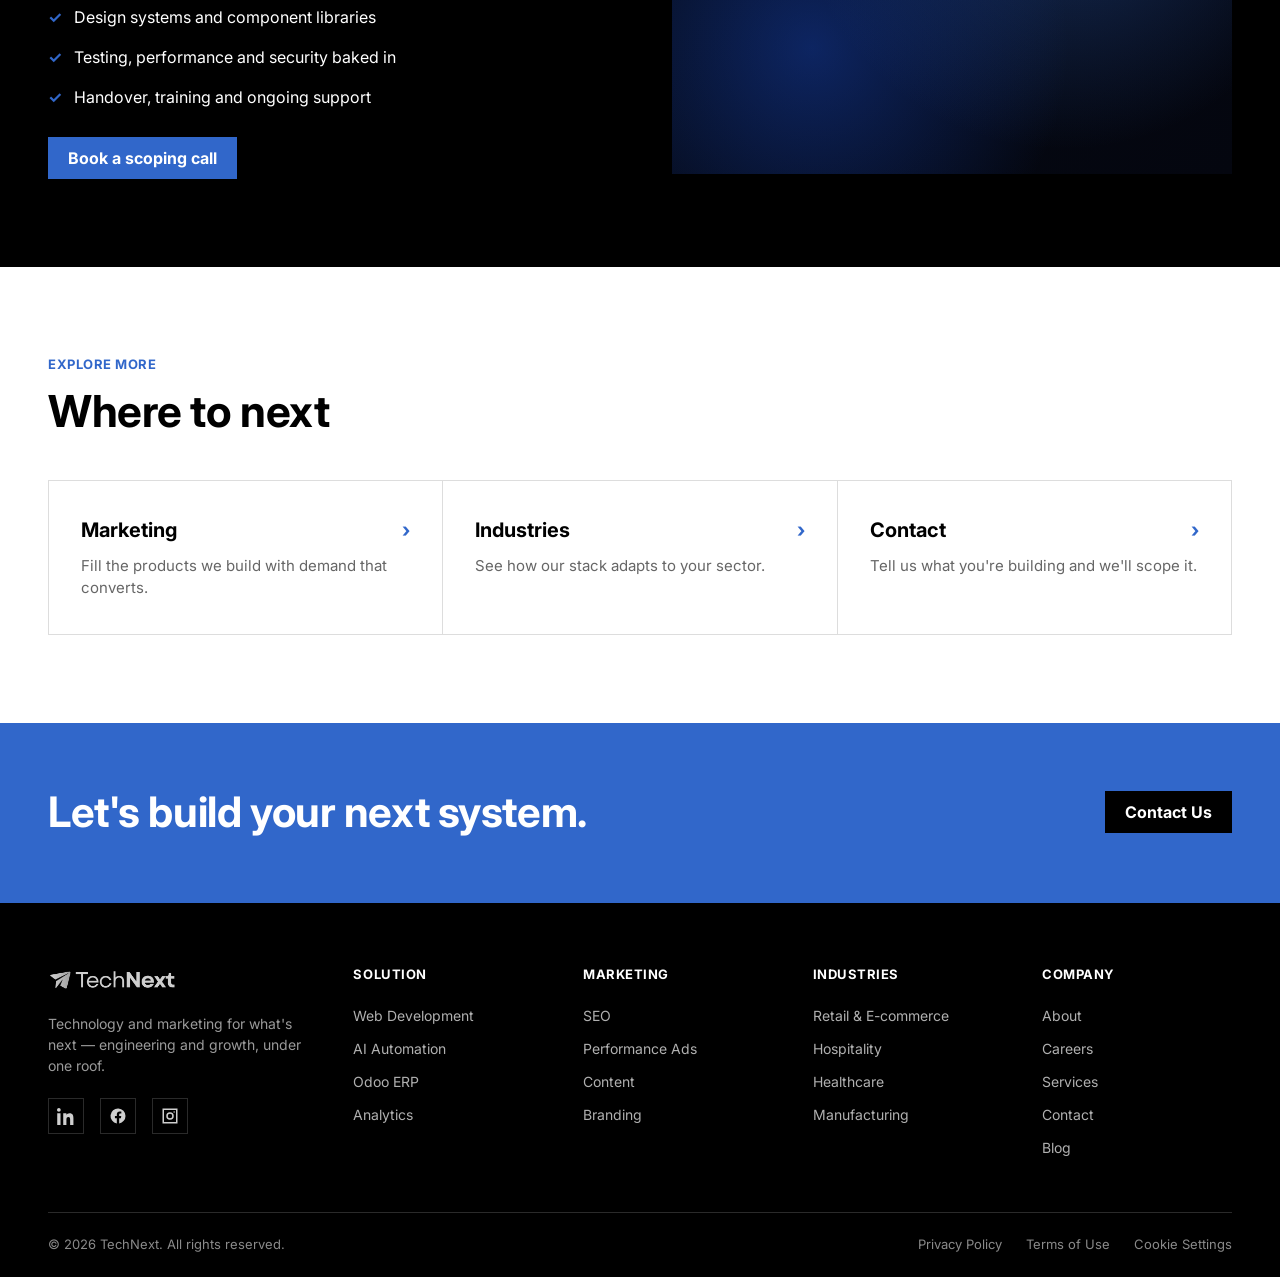
<file: solution.html>
<!DOCTYPE html>
<html lang="en">
<head>
<meta charset="UTF-8" />
<meta name="viewport" content="width=device-width, initial-scale=1.0" />
<title>Solution — TechNext</title>
<meta name="description" content="Web development, AI automation, Odoo ERP and analytics — engineered to run reliably at scale." />
<link rel="preconnect" href="https://fonts.googleapis.com" />
<link rel="preconnect" href="https://fonts.gstatic.com" crossorigin />
<link href="https://fonts.googleapis.com/css2?family=Inter:wght@400;500;600;700;800&display=swap" rel="stylesheet" />
<link rel="stylesheet" href="css/style.css" />
</head>
<body>

<!-- ===================== HEADER ===================== -->
<header class="header" data-header>
  <div class="header__inner">
    <a class="brand" href="index.html" aria-label="TechNext home">
      <img src="assets/technext-logo.png" alt="TechNext" />
    </a>
    <nav class="nav">
      <a href="solution.html" class="active">Solution</a>
      <a href="marketing.html">Marketing</a>
      <a href="industries.html">Industries</a>
    </nav>
    <div class="header__right">
      <a href="#" class="icon-btn" aria-label="Search">
        <svg width="20" height="20" viewBox="0 0 24 24" fill="none" stroke="currentColor" stroke-width="2"><circle cx="11" cy="11" r="7"/><path d="m20 20-3.5-3.5"/></svg>
      </a>
      <a href="service.html" class="btn btn--outline">Shop</a>
      <a href="contact.html" class="btn btn--primary">Contact Us</a>
    </div>
    <button class="hamburger" data-drawer-open aria-label="Open menu">
      <svg width="26" height="26" viewBox="0 0 24 24" fill="none" stroke="currentColor" stroke-width="2"><path d="M3 6h18M3 12h18M3 18h18"/></svg>
    </button>
  </div>
</header>
<div class="drawer" data-drawer>
  <div class="drawer__panel">
    <div class="drawer__head">
      <img src="assets/technext-logo.png" alt="TechNext" />
      <button class="icon-btn" data-drawer-close aria-label="Close menu">
        <svg width="26" height="26" viewBox="0 0 24 24" fill="none" stroke="currentColor" stroke-width="2"><path d="M6 6l12 12M18 6L6 18"/></svg>
      </button>
    </div>
    <nav class="drawer__nav">
      <a href="solution.html">Solution</a>
      <a href="marketing.html">Marketing</a>
      <a href="industries.html">Industries</a>
    </nav>
    <a href="service.html" class="btn btn--outline" data-drawer-close>Shop</a>
    <a href="contact.html" class="btn btn--primary" data-drawer-close>Contact Us</a>
  </div>
</div>

<!-- ===================== PAGE HERO ===================== -->
<section class="page-hero">
  <div class="page-hero__grid"></div>
  <div class="container">
    <div class="eyebrow">Solution</div>
    <h1>Engineering that runs your business.</h1>
    <p>From the website your customers see to the systems your team relies on — we design, build and maintain the technology behind modern operations.</p>
    <a href="contact.html" class="btn btn--primary">Talk to an engineer</a>
  </div>
</section>

<!-- ===================== SPOTLIGHT CAROUSEL ===================== -->
<section class="section spotlight">
  <div class="container">
    <div class="carousel reveal" data-carousel>
      <div class="spotlight__head">
        <h2>Our capabilities</h2>
        <div class="carousel__nav">
          <button class="carousel__btn carousel__btn--prev" aria-label="Previous"><svg width="18" height="18" viewBox="0 0 24 24" fill="none" stroke="currentColor" stroke-width="2.6"><path d="M15 5l-7 7 7 7"/></svg></button>
          <button class="carousel__btn carousel__btn--next" aria-label="Next"><svg width="18" height="18" viewBox="0 0 24 24" fill="none" stroke="currentColor" stroke-width="2.6"><path d="M9 5l7 7-7 7"/></svg></button>
        </div>
      </div>
      <div class="carousel__viewport">
        <div class="carousel__track">
          <div class="carousel__intro">
            <p>Everything we design, build and maintain — the technology stack behind modern operations.</p>
            <a href="contact.html" class="btn-link">Start a project <span class="arw">&rsaquo;</span></a>
          </div>
          <a class="card" href="#capabilities">
            <div class="card__media"><div class="img" style="background-image:radial-gradient(circle at 30% 30%,#1e5eff,transparent 60%),linear-gradient(135deg,#0a1230,#04060f);"></div></div>
            <div class="card__body"><div class="card__meta">Web &amp; Mobile <span class="sep">|</span> Build</div><h3 class="card__title">Fast, accessible sites and apps</h3><p class="card__desc">Performance-first front ends your customers actually enjoy.</p></div>
          </a>
          <a class="card" href="#capabilities">
            <div class="card__media"><div class="img" style="background-image:radial-gradient(circle at 70% 40%,#3167ca,transparent 62%),linear-gradient(135deg,#0a1020,#04070f);"></div></div>
            <div class="card__body"><div class="card__meta">AI Automation <span class="sep">|</span> Solution</div><h3 class="card__title">Agents that handle the routine</h3><p class="card__desc">Offload repetitive work to reliable, monitored AI agents.</p></div>
          </a>
          <a class="card" href="#capabilities">
            <div class="card__media"><div class="img" style="background-image:radial-gradient(circle at 40% 60%,#4a80e0,transparent 60%),linear-gradient(135deg,#0a1020,#050a16);"></div></div>
            <div class="card__body"><div class="card__meta">Odoo ERP <span class="sep">|</span> Platform</div><h3 class="card__title">Sales, inventory and finance, unified</h3><p class="card__desc">One system of record for the whole business.</p></div>
          </a>
          <a class="card" href="#capabilities">
            <div class="card__media"><div class="img" style="background-image:radial-gradient(circle at 60% 30%,#2f8fd6,transparent 60%),linear-gradient(135deg,#0a1020,#04070f);"></div></div>
            <div class="card__body"><div class="card__meta">Integrations <span class="sep">|</span> Service</div><h3 class="card__title">Connect the tools you already use</h3><p class="card__desc">APIs and automations that make your stack talk to itself.</p></div>
          </a>
          <a class="card" href="#capabilities">
            <div class="card__media"><div class="img" style="background-image:radial-gradient(circle at 65% 55%,#3167ca,transparent 60%),linear-gradient(135deg,#0a1020,#04060c);"></div></div>
            <div class="card__body"><div class="card__meta">Analytics <span class="sep">|</span> Solution</div><h3 class="card__title">Dashboards your team will actually use</h3><p class="card__desc">Clear, live views of the numbers that matter.</p></div>
          </a>
          <a class="card" href="#capabilities">
            <div class="card__media"><div class="img" style="background-image:radial-gradient(circle at 35% 45%,#5a8ae8,transparent 60%),linear-gradient(135deg,#0a1020,#050a16);"></div></div>
            <div class="card__body"><div class="card__meta">Support <span class="sep">|</span> Care</div><h3 class="card__title">Maintenance and SLAs you can trust</h3><p class="card__desc">Ongoing care so what we ship keeps running.</p></div>
          </a>
        </div>
      </div>
      <div class="carousel__progress"><span></span></div>
    </div>
  </div>
</section>

<!-- ===================== FEATURE SPLIT ===================== -->
<section class="section bg-dark" id="capabilities">
  <div class="container">
    <div class="split">
      <div class="reveal">
        <div class="eyebrow">How we build</div>
        <h2>Ship reliably, then keep improving.</h2>
        <p>We work in tight iterations with clear checkpoints, so you see progress early and change direction without wasted work.</p>
        <ul class="feature-list">
          <li><span class="tick">&#10003;</span> Discovery and technical scoping</li>
          <li><span class="tick">&#10003;</span> Design systems and component libraries</li>
          <li><span class="tick">&#10003;</span> Testing, performance and security baked in</li>
          <li><span class="tick">&#10003;</span> Handover, training and ongoing support</li>
        </ul>
        <a href="contact.html" class="btn btn--primary">Book a scoping call</a>
      </div>
      <div class="split__media reveal" data-d="1" style="background-image:radial-gradient(circle at 70% 30%,#3167ca66,transparent 55%),radial-gradient(circle at 25% 70%,#1e5eff55,transparent 50%),linear-gradient(135deg,#050a16,#04060f);"></div>
    </div>
  </div>
</section>

<!-- ===================== QUICK LINKS ===================== -->
<section class="section">
  <div class="container">
    <div class="section-head reveal">
      <div class="eyebrow">Explore more</div>
      <h2>Where to next</h2>
    </div>
    <div class="qlinks reveal">
      <a class="qlink" href="marketing.html"><div class="qlink__title">Marketing <span class="arw">&rsaquo;</span></div><p>Fill the products we build with demand that converts.</p></a>
      <a class="qlink" href="industries.html"><div class="qlink__title">Industries <span class="arw">&rsaquo;</span></div><p>See how our stack adapts to your sector.</p></a>
      <a class="qlink" href="contact.html"><div class="qlink__title">Contact <span class="arw">&rsaquo;</span></div><p>Tell us what you're building and we'll scope it.</p></a>
    </div>
  </div>
</section>

<!-- ===================== CTA ===================== -->
<section class="cta-band">
  <div class="container inner">
    <h2>Let's build your next system.</h2>
    <a href="contact.html" class="btn btn--dark">Contact Us</a>
  </div>
</section>

<!-- ===================== FOOTER ===================== -->
<footer class="footer">
  <div class="container">
    <div class="footer__top">
      <div class="footer__brand">
        <img src="assets/technext-logo.png" alt="TechNext" />
        <p>Technology and marketing for what's next — engineering and growth, under one roof.</p>
        <div class="footer__social">
          <a href="#" aria-label="LinkedIn"><svg width="18" height="18" viewBox="0 0 24 24" fill="currentColor"><path d="M4.98 3.5A2.5 2.5 0 1 1 0 3.5a2.5 2.5 0 0 1 4.98 0zM.3 8.3h4.4V24H.3zM8.3 8.3h4.2v2.15h.06c.58-1.1 2-2.25 4.12-2.25 4.4 0 5.22 2.9 5.22 6.68V24h-4.4v-6.9c0-1.65-.03-3.77-2.3-3.77-2.3 0-2.65 1.8-2.65 3.65V24H8.3z"/></svg></a>
          <a href="#" aria-label="Facebook"><svg width="18" height="18" viewBox="0 0 24 24" fill="currentColor"><path d="M22 12a10 10 0 1 0-11.56 9.88v-6.99H7.9V12h2.54V9.8c0-2.5 1.49-3.89 3.77-3.89 1.09 0 2.24.2 2.24.2v2.46h-1.26c-1.24 0-1.63.77-1.63 1.56V12h2.78l-.44 2.89h-2.34v6.99A10 10 0 0 0 22 12z"/></svg></a>
          <a href="#" aria-label="Instagram"><svg width="18" height="18" viewBox="0 0 24 24" fill="none" stroke="currentColor" stroke-width="2"><rect x="3" y="3" width="18" height="18"/><circle cx="12" cy="12" r="4"/><circle cx="17.5" cy="6.5" r="1" fill="currentColor" stroke="none"/></svg></a>
        </div>
      </div>
      <div class="footer__col"><h4>Solution</h4><a href="solution.html">Web Development</a><a href="solution.html">AI Automation</a><a href="solution.html">Odoo ERP</a><a href="solution.html">Analytics</a></div>
      <div class="footer__col"><h4>Marketing</h4><a href="marketing.html">SEO</a><a href="marketing.html">Performance Ads</a><a href="marketing.html">Content</a><a href="marketing.html">Branding</a></div>
      <div class="footer__col"><h4>Industries</h4><a href="industries.html">Retail &amp; E-commerce</a><a href="industries.html">Hospitality</a><a href="industries.html">Healthcare</a><a href="industries.html">Manufacturing</a></div>
      <div class="footer__col"><h4>Company</h4><a href="#">About</a><a href="#">Careers</a><a href="service.html">Services</a><a href="contact.html">Contact</a><a href="#">Blog</a></div>
    </div>
    <div class="footer__bottom">
      <div>&copy; 2026 TechNext. All rights reserved.</div>
      <nav><a href="privacy.html">Privacy Policy</a><a href="terms.html">Terms of Use</a><a href="privacy.html#cookies">Cookie Settings</a></nav>
    </div>
  </div>
</footer>

<script src="js/main.js"></script>
</body>
</html>
</file>
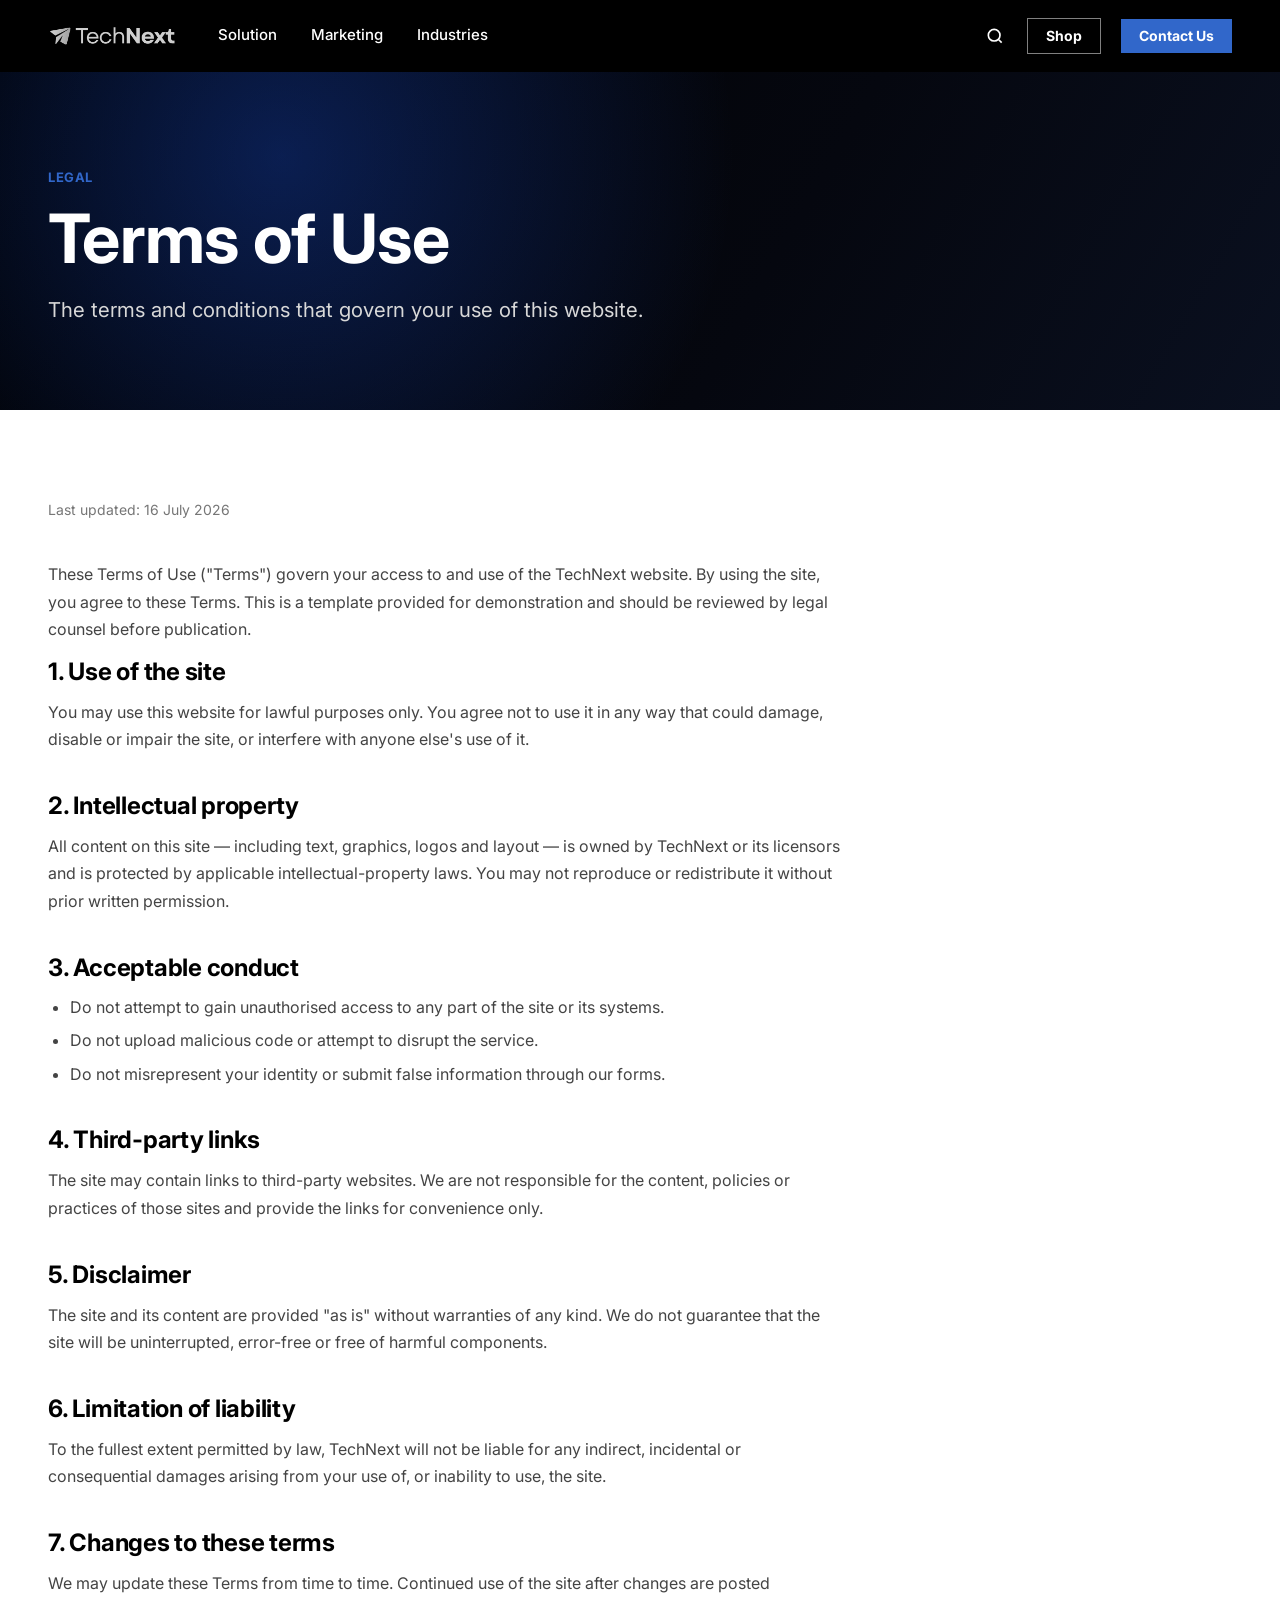
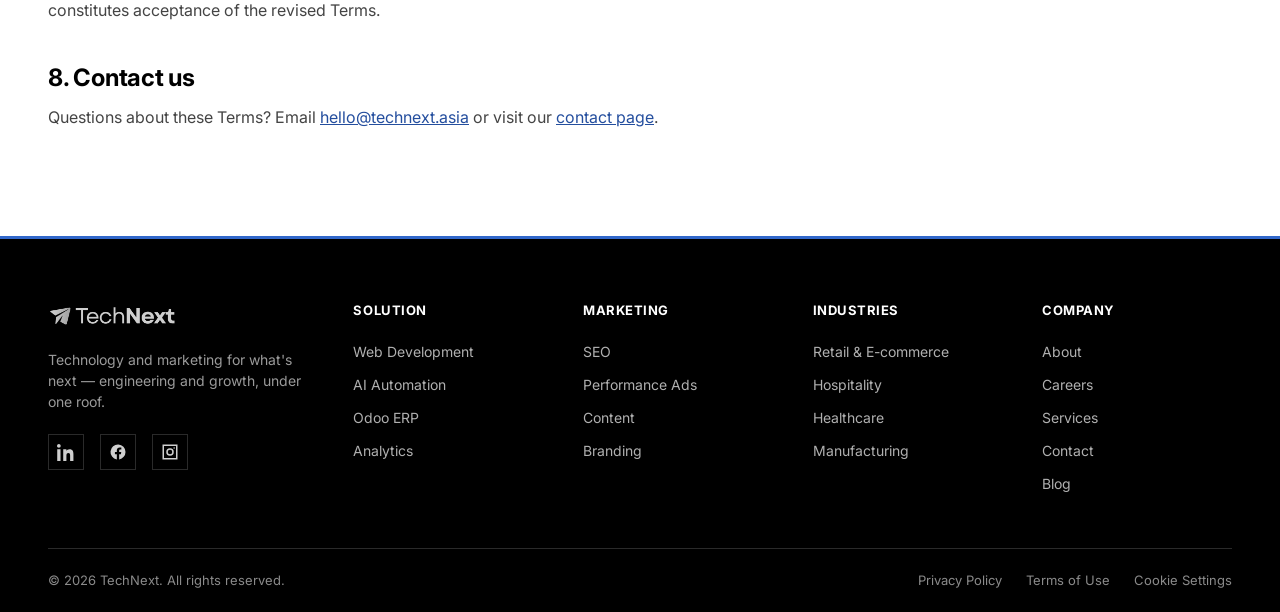
<file: terms.html>
<!DOCTYPE html>
<html lang="en">
<head>
<meta charset="UTF-8" />
<meta name="viewport" content="width=device-width, initial-scale=1.0" />
<title>Terms of Use — TechNext</title>
<meta name="description" content="The terms that govern your use of the TechNext website." />
<link rel="preconnect" href="https://fonts.googleapis.com" />
<link rel="preconnect" href="https://fonts.gstatic.com" crossorigin />
<link href="https://fonts.googleapis.com/css2?family=Inter:wght@400;500;600;700;800&display=swap" rel="stylesheet" />
<link rel="stylesheet" href="css/style.css" />
</head>
<body>

<!-- ===================== HEADER ===================== -->
<header class="header" data-header>
  <div class="header__inner">
    <a class="brand" href="index.html" aria-label="TechNext home">
      <img src="assets/technext-logo.png" alt="TechNext" />
    </a>
    <nav class="nav">
      <a href="solution.html">Solution</a>
      <a href="marketing.html">Marketing</a>
      <a href="industries.html">Industries</a>
    </nav>
    <div class="header__right">
      <a href="#" class="icon-btn" aria-label="Search">
        <svg width="20" height="20" viewBox="0 0 24 24" fill="none" stroke="currentColor" stroke-width="2"><circle cx="11" cy="11" r="7"/><path d="m20 20-3.5-3.5"/></svg>
      </a>
      <a href="service.html" class="btn btn--outline">Shop</a>
      <a href="contact.html" class="btn btn--primary">Contact Us</a>
    </div>
    <button class="hamburger" data-drawer-open aria-label="Open menu">
      <svg width="26" height="26" viewBox="0 0 24 24" fill="none" stroke="currentColor" stroke-width="2"><path d="M3 6h18M3 12h18M3 18h18"/></svg>
    </button>
  </div>
</header>
<div class="drawer" data-drawer>
  <div class="drawer__panel">
    <div class="drawer__head">
      <img src="assets/technext-logo.png" alt="TechNext" />
      <button class="icon-btn" data-drawer-close aria-label="Close menu">
        <svg width="26" height="26" viewBox="0 0 24 24" fill="none" stroke="currentColor" stroke-width="2"><path d="M6 6l12 12M18 6L6 18"/></svg>
      </button>
    </div>
    <nav class="drawer__nav">
      <a href="solution.html">Solution</a>
      <a href="marketing.html">Marketing</a>
      <a href="industries.html">Industries</a>
    </nav>
    <a href="service.html" class="btn btn--outline" data-drawer-close>Shop</a>
    <a href="contact.html" class="btn btn--primary" data-drawer-close>Contact Us</a>
  </div>
</div>

<!-- ===================== PAGE HERO ===================== -->
<section class="page-hero">
  <div class="page-hero__grid" style="background-image:radial-gradient(circle at 22% 25%,rgba(30,94,255,.3),transparent 44%),linear-gradient(120deg,#000,#05070f 60%,#0a1020);"></div>
  <div class="container">
    <div class="eyebrow">Legal</div>
    <h1>Terms of Use</h1>
    <p>The terms and conditions that govern your use of this website.</p>
  </div>
</section>

<!-- ===================== PROSE ===================== -->
<section class="section">
  <div class="container">
    <div class="prose reveal">
      <p class="updated">Last updated: 16 July 2026</p>

      <p>These Terms of Use ("Terms") govern your access to and use of the TechNext website. By using the site, you agree to these Terms. This is a template provided for demonstration and should be reviewed by legal counsel before publication.</p>

      <h2>1. Use of the site</h2>
      <p>You may use this website for lawful purposes only. You agree not to use it in any way that could damage, disable or impair the site, or interfere with anyone else's use of it.</p>

      <h2>2. Intellectual property</h2>
      <p>All content on this site — including text, graphics, logos and layout — is owned by TechNext or its licensors and is protected by applicable intellectual-property laws. You may not reproduce or redistribute it without prior written permission.</p>

      <h2>3. Acceptable conduct</h2>
      <ul>
        <li>Do not attempt to gain unauthorised access to any part of the site or its systems.</li>
        <li>Do not upload malicious code or attempt to disrupt the service.</li>
        <li>Do not misrepresent your identity or submit false information through our forms.</li>
      </ul>

      <h2>4. Third-party links</h2>
      <p>The site may contain links to third-party websites. We are not responsible for the content, policies or practices of those sites and provide the links for convenience only.</p>

      <h2>5. Disclaimer</h2>
      <p>The site and its content are provided "as is" without warranties of any kind. We do not guarantee that the site will be uninterrupted, error-free or free of harmful components.</p>

      <h2>6. Limitation of liability</h2>
      <p>To the fullest extent permitted by law, TechNext will not be liable for any indirect, incidental or consequential damages arising from your use of, or inability to use, the site.</p>

      <h2>7. Changes to these terms</h2>
      <p>We may update these Terms from time to time. Continued use of the site after changes are posted constitutes acceptance of the revised Terms.</p>

      <h2>8. Contact us</h2>
      <p>Questions about these Terms? Email <a href="mailto:hello@technext.asia">hello@technext.asia</a> or visit our <a href="contact.html">contact page</a>.</p>
    </div>
  </div>
</section>

<!-- ===================== FOOTER ===================== -->
<footer class="footer">
  <div class="container">
    <div class="footer__top">
      <div class="footer__brand">
        <img src="assets/technext-logo.png" alt="TechNext" />
        <p>Technology and marketing for what's next — engineering and growth, under one roof.</p>
        <div class="footer__social">
          <a href="#" aria-label="LinkedIn"><svg width="18" height="18" viewBox="0 0 24 24" fill="currentColor"><path d="M4.98 3.5A2.5 2.5 0 1 1 0 3.5a2.5 2.5 0 0 1 4.98 0zM.3 8.3h4.4V24H.3zM8.3 8.3h4.2v2.15h.06c.58-1.1 2-2.25 4.12-2.25 4.4 0 5.22 2.9 5.22 6.68V24h-4.4v-6.9c0-1.65-.03-3.77-2.3-3.77-2.3 0-2.65 1.8-2.65 3.65V24H8.3z"/></svg></a>
          <a href="#" aria-label="Facebook"><svg width="18" height="18" viewBox="0 0 24 24" fill="currentColor"><path d="M22 12a10 10 0 1 0-11.56 9.88v-6.99H7.9V12h2.54V9.8c0-2.5 1.49-3.89 3.77-3.89 1.09 0 2.24.2 2.24.2v2.46h-1.26c-1.24 0-1.63.77-1.63 1.56V12h2.78l-.44 2.89h-2.34v6.99A10 10 0 0 0 22 12z"/></svg></a>
          <a href="#" aria-label="Instagram"><svg width="18" height="18" viewBox="0 0 24 24" fill="none" stroke="currentColor" stroke-width="2"><rect x="3" y="3" width="18" height="18"/><circle cx="12" cy="12" r="4"/><circle cx="17.5" cy="6.5" r="1" fill="currentColor" stroke="none"/></svg></a>
        </div>
      </div>
      <div class="footer__col"><h4>Solution</h4><a href="solution.html">Web Development</a><a href="solution.html">AI Automation</a><a href="solution.html">Odoo ERP</a><a href="solution.html">Analytics</a></div>
      <div class="footer__col"><h4>Marketing</h4><a href="marketing.html">SEO</a><a href="marketing.html">Performance Ads</a><a href="marketing.html">Content</a><a href="marketing.html">Branding</a></div>
      <div class="footer__col"><h4>Industries</h4><a href="industries.html">Retail &amp; E-commerce</a><a href="industries.html">Hospitality</a><a href="industries.html">Healthcare</a><a href="industries.html">Manufacturing</a></div>
      <div class="footer__col"><h4>Company</h4><a href="#">About</a><a href="#">Careers</a><a href="service.html">Services</a><a href="contact.html">Contact</a><a href="#">Blog</a></div>
    </div>
    <div class="footer__bottom">
      <div>&copy; 2026 TechNext. All rights reserved.</div>
      <nav><a href="privacy.html">Privacy Policy</a><a href="terms.html">Terms of Use</a><a href="privacy.html#cookies">Cookie Settings</a></nav>
    </div>
  </div>
</footer>

<script src="js/main.js"></script>
</body>
</html>
</file>
<file: css/style.css>
/* ==========================================================================
   TechNext — NVIDIA-style design system
   Reference: www.nvidia.com layout, with TechNext blue accent #3167ca
   (NVIDIA Sans -> Inter/Arial, sharp corners, white-on-blue buttons, dark nav)
   ========================================================================== */

/* ---------- Reset ---------- */
*,
*::before,
*::after { box-sizing: border-box; }

* { margin: 0; padding: 0; }

html { scroll-behavior: smooth; -webkit-text-size-adjust: 100%; }

img, svg, video { display: block; max-width: 100%; }

a { color: inherit; text-decoration: none; }

button { font: inherit; cursor: pointer; border: none; background: none; }

ul { list-style: none; }

/* ---------- Design tokens ---------- */
:root {
  /* Brand accent — TechNext blue */
  --accent: #3167ca;          /* rgb(49,103,202) */
  --accent-hover: #2b5bb5;    /* darker on hover (keeps white text readable) */
  --accent-dark: #244e9e;

  --black: #000000;
  --near-black: #0a0a0a;
  --surface: #111111;
  --surface-2: #1a1a1a;

  --white: #ffffff;
  --gray-100: #f7f7f7;
  --gray-200: #eaeaea;
  --gray-300: #cccccc;
  --gray-500: #767676;
  --gray-600: #666666;       /* NVIDIA utility text color */
  --gray-700: #444444;

  --line: #dddddd;
  --line-dark: #2a2a2a;

  /* NVIDIA Sans -> the site's real fallback is Arial/Helvetica.
     Inter is the closest free neo-grotesque match. */
  --font: "Inter", "NVIDIA Sans", Arial, Helvetica, sans-serif;

  --maxw: 1440px;
  --gutter: 48px;
  --header-h: 72px;

  --ease: cubic-bezier(0.22, 0.61, 0.36, 1);
}

/* ---------- Base ---------- */
body {
  font-family: var(--font);
  color: var(--black);
  background: var(--white);
  line-height: 1.5;
  font-size: 16px;
  -webkit-font-smoothing: antialiased;
  text-rendering: optimizeLegibility;
}

.container {
  width: 100%;
  max-width: var(--maxw);
  margin-inline: auto;
  padding-inline: var(--gutter);
}

.eyebrow {
  font-size: 13px;
  font-weight: 700;
  letter-spacing: 0.04em;
  text-transform: uppercase;
  color: var(--accent);
  margin-bottom: 14px;
}

h1, h2, h3, h4 { font-weight: 700; line-height: 1.08; letter-spacing: -0.01em; }

.section { padding: 88px 0; }
.section--tight { padding: 64px 0; }
.section-head { max-width: 720px; margin-bottom: 44px; }
.section-head h2 { font-size: clamp(30px, 4vw, 44px); }
.section-head p { margin-top: 16px; color: var(--gray-600); font-size: 18px; }

.bg-dark { background: var(--black); color: var(--white); }
.bg-dark .section-head p { color: #b8b8b8; }
.bg-gray { background: var(--gray-100); }

/* ==========================================================================
   Buttons  (copied from NVIDIA: sharp corners, bold, black-on-green)
   ========================================================================== */
.btn {
  display: inline-flex;
  align-items: center;
  gap: 8px;
  font-size: 16px;
  font-weight: 700;
  line-height: 1;
  padding: 13px 20px;
  border-radius: 0;                 /* NVIDIA uses 0 — no round corners */
  transition: background-color .18s var(--ease), color .18s var(--ease),
              border-color .18s var(--ease), transform .18s var(--ease);
  white-space: nowrap;
}
.btn--primary { background: var(--accent); color: var(--white); }
.btn--primary:hover { background: var(--accent-hover); }

.btn--dark { background: var(--black); color: var(--white); }
.btn--dark:hover { background: #333; }

.btn--outline {
  background: transparent;
  color: var(--black);
  border: 1px solid var(--black);
}
.btn--outline:hover { background: var(--black); color: var(--white); }

.bg-dark .btn--outline { color: var(--white); border-color: var(--white); }
.bg-dark .btn--outline:hover { background: var(--white); color: var(--black); }

/* Text/ghost CTA with arrow — NVIDIA "Learn More >" style */
.btn-link {
  display: inline-flex;
  align-items: center;
  gap: 7px;
  font-size: 16px;
  font-weight: 700;
  color: var(--black);
}
.btn-link .arw { color: var(--accent); transition: transform .18s var(--ease); font-weight: 700; }
.btn-link:hover .arw { transform: translateX(4px); }
.bg-dark .btn-link { color: var(--white); }

/* ==========================================================================
   Header — dark global nav, sticky
   ========================================================================== */
.header {
  position: sticky;
  top: 0;
  z-index: 1000;
  background: var(--black);
  height: var(--header-h);
  display: flex;
  align-items: center;
  border-bottom: 1px solid transparent;
  transition: box-shadow .2s var(--ease);
}
.header.is-scrolled { box-shadow: 0 1px 0 rgba(255,255,255,.08), 0 8px 24px rgba(0,0,0,.4); }

.header__inner {
  width: 100%;
  max-width: var(--maxw);
  margin-inline: auto;
  padding-inline: var(--gutter);
  display: flex;
  align-items: center;
  gap: 40px;
}
.brand { display: flex; align-items: center; flex-shrink: 0; }
.brand img { height: 26px; width: auto; }

.nav { display: flex; align-items: center; gap: 34px; }
.nav a {
  position: relative;
  color: var(--white);
  font-size: 15px;
  font-weight: 500;
  padding: 26px 0;
  transition: color .15s var(--ease);
}
.nav a::after {
  content: "";
  position: absolute;
  left: 0; right: 0; bottom: 18px;
  height: 3px;
  background: var(--accent);
  transform: scaleX(0);
  transform-origin: left;
  transition: transform .2s var(--ease);
}
.nav a:hover { color: var(--accent); }
.nav a:hover::after,
.nav a.active::after { transform: scaleX(1); }
.nav a.active { color: var(--white); }

.header__right { margin-left: auto; display: flex; align-items: center; gap: 20px; }
.icon-btn {
  color: var(--white);
  display: inline-flex;
  align-items: center;
  justify-content: center;
  width: 24px; height: 24px;
  transition: color .15s var(--ease);
}
.icon-btn:hover { color: var(--accent); }
.header .btn--primary { padding: 10px 18px; font-size: 14px; }

.hamburger { display: none; color: var(--white); width: 28px; height: 28px; }

/* ==========================================================================
   Hero — the "homepage transition"  (text left / visual right / story strip)
   ========================================================================== */
.hero {
  position: relative;
  background: var(--black);
  overflow: hidden;
}
.hero__bg {
  position: absolute; inset: 0; z-index: 0;
  background-size: cover; background-position: center;
  opacity: 0; visibility: hidden;
  transform: scale(1.05);
  transition: opacity 1s var(--ease), visibility 1s var(--ease), transform 7s linear;
}
.hero__bg.active { opacity: 1; visibility: visible; transform: scale(1.12); } /* per-category image + slow drift */
.hero__scrim {
  position: absolute; inset: 0; z-index: 1;
  background: linear-gradient(90deg, #000 0%, rgba(0,0,0,.86) 34%, rgba(0,0,0,.45) 58%, rgba(0,0,0,.1) 100%);
}
.hero__inner {
  position: relative; z-index: 2;
  max-width: var(--maxw);
  margin-inline: auto;
  padding: 0 var(--gutter);
  display: grid;
  grid-template-columns: 1.02fr 1fr;
  align-items: center;
  gap: 40px;
  min-height: clamp(480px, 66vh, 660px);
}

/* left text column — slides cross-fade in place */
.hero__stage { position: relative; }
.hero__slide {
  position: absolute; inset: 0;
  display: flex; flex-direction: column; justify-content: center;
  opacity: 0; visibility: hidden;
  transition: opacity .6s var(--ease), visibility .6s var(--ease);
}
.hero__slide.active { position: relative; opacity: 1; visibility: visible; }
.hero__cat {
  font-size: 14px; font-weight: 700; letter-spacing: .03em;
  color: var(--accent); margin-bottom: 18px;
}
.hero__title {
  color: var(--white);
  font-size: clamp(36px, 4.6vw, 58px);
  line-height: 1.05; margin-bottom: 22px;
}
.hero__desc {
  color: #dcdcdc;
  font-size: clamp(16px, 1.4vw, 19px);
  max-width: 520px; margin-bottom: 30px;
}
/* entrance motion per active slide */
.hero__slide .hero__cat,
.hero__slide .hero__title,
.hero__slide .hero__desc,
.hero__slide .hero__cta {
  opacity: 0; transform: translateY(20px);
  transition: opacity .6s var(--ease), transform .6s var(--ease);
}
.hero__slide.active .hero__cat   { opacity: 1; transform: none; transition-delay: .12s; }
.hero__slide.active .hero__title { opacity: 1; transform: none; transition-delay: .22s; }
.hero__slide.active .hero__desc  { opacity: 1; transform: none; transition-delay: .32s; }
.hero__slide.active .hero__cta   { opacity: 1; transform: none; transition-delay: .42s; }

/* right visual — glass panels + glowing core (approximates NVIDIA's composite) */
.hero__viz { position: relative; height: clamp(340px, 46vh, 470px); }
.hero__viz svg { width: 100%; height: 100%; display: block; }

/* bottom story strip — the transition control */
.hero__strip {
  position: relative; z-index: 2;
  border-top: 1px solid rgba(255,255,255,.16);
  background: linear-gradient(180deg, rgba(0,0,0,.2), #000);
}
.hero__strip-inner {
  max-width: var(--maxw); margin-inline: auto;
  padding-inline: var(--gutter);
  display: flex; gap: 0;
}
.hero__tab {
  flex: 1 1 0; max-width: 280px;
  text-align: left;
  padding: 18px 22px 20px 0;
  position: relative;
  color: #9a9a9a;
}
.hero__tab + .hero__tab { padding-left: 22px; }
.hero__tab .bar {
  position: absolute; top: -1px; left: 0; right: 22px;
  height: 3px; background: rgba(255,255,255,.18);
  overflow: hidden;
}
.hero__tab:first-child .bar { left: 0; }
.hero__tab .bar span {
  display: block; height: 100%; width: 100%;
  background: var(--accent); transform: scaleX(0); transform-origin: left;
}
.hero__tab.active .bar span { animation: heroFill 6s linear forwards; }
.hero__tab .t-cat {
  font-size: 11px; font-weight: 700; letter-spacing: .05em; text-transform: uppercase;
  color: #7d7d7d;
}
.hero__tab.active .t-cat { color: var(--white); }
.hero__tab .t-hl {
  margin-top: 8px; font-size: 15px; font-weight: 700; line-height: 1.3; color: #c4c4c4;
  display: -webkit-box; -webkit-line-clamp: 2; -webkit-box-orient: vertical; overflow: hidden;
}
.hero__tab.active .t-hl { color: var(--white); }
.hero__tab:hover .t-hl, .hero__tab:hover .t-cat { color: var(--white); }
@keyframes heroFill { from { transform: scaleX(0);} to { transform: scaleX(1);} }

/* ==========================================================================
   Spotlight carousel — NVIDIA "format section"
   Title + green square arrows top-right · text intro panel · scroll progress
   ========================================================================== */
.spotlight { position: relative; }
.spotlight__head {
  display: flex; align-items: center; justify-content: space-between;
  margin-bottom: 30px; gap: 24px;
}
.spotlight__head h2 { font-size: clamp(28px, 3.4vw, 40px); }

/* green square arrows, top-right */
.carousel__nav { display: flex; gap: 10px; flex-shrink: 0; }
.carousel__btn {
  width: 46px; height: 46px;
  background: var(--accent);
  color: var(--white);
  display: flex; align-items: center; justify-content: center;
  transition: background-color .15s var(--ease), color .15s var(--ease);
}
.carousel__btn:hover { background: var(--accent-hover); }
.carousel__btn[disabled] { background: #c9c9c9; color: #fff; cursor: default; pointer-events: none; }
.bg-dark .carousel__btn[disabled] { background: #333; color: #666; }

.carousel { position: relative; }
.carousel__viewport { overflow: hidden; }
.carousel__track {
  display: flex;
  gap: 24px;
  transition: transform .55s var(--ease);
  will-change: transform;
}

/* text intro panel = first item in the track */
.carousel__intro {
  flex: 0 0 auto;
  width: calc((100% - 72px) / 4);
  display: flex; flex-direction: column;
  padding-right: 8px;
}
.carousel__intro p { color: var(--gray-600); font-size: 16px; line-height: 1.55; }
.bg-dark .carousel__intro p { color: #b8b8b8; }
.carousel__intro .btn-link { margin-top: 22px; }

.card {
  flex: 0 0 auto;
  width: calc((100% - 72px) / 4);   /* 4 items visible incl. intro */
  background: var(--white);
  border: 1px solid var(--line);
  display: flex;
  flex-direction: column;
}
.bg-dark .card { background: var(--surface); border-color: var(--line-dark); }
.card__media {
  position: relative;
  aspect-ratio: 16 / 10;
  overflow: hidden;
  background: #222;
}
.card__media > .img {
  position: absolute; inset: 0;
  background-size: cover; background-position: center;
  transform: scale(1);
  transition: transform .5s var(--ease);
}
.card:hover .card__media > .img { transform: scale(1.07); }
.card__body { padding: 22px 22px 26px; display: flex; flex-direction: column; flex: 1; }
.card__meta {
  font-size: 13px; font-weight: 600; color: var(--gray-700); margin-bottom: 12px;
}
.bg-dark .card__meta { color: #9a9a9a; }
.card__meta .sep { color: var(--gray-300); margin: 0 6px; }
.bg-dark .card__meta .sep { color: #555; }
.card__title { font-size: 18px; line-height: 1.28; margin-bottom: 12px; }
.bg-dark .card__title { color: var(--white); }
.card:hover .card__title { color: var(--accent); }
.card__desc { font-size: 14px; line-height: 1.55; color: var(--gray-600); }
.bg-dark .card__desc { color: #a9a9a9; }

/* scroll progress bar */
.carousel__progress {
  margin-top: 34px; height: 3px; background: var(--gray-200); position: relative;
}
.bg-dark .carousel__progress { background: #2a2a2a; }
.carousel__progress span {
  position: absolute; top: 0; left: 0; height: 100%;
  background: var(--accent);
  transition: left .5s var(--ease), width .5s var(--ease);
}

/* ==========================================================================
   Quick links grid
   ========================================================================== */
.qlinks { display: grid; grid-template-columns: repeat(3, 1fr); gap: 1px; background: var(--line); border: 1px solid var(--line); }
.bg-dark .qlinks { background: var(--line-dark); border-color: var(--line-dark); }
.qlink {
  background: var(--white);
  padding: 34px 32px;
  display: flex; flex-direction: column; gap: 10px;
  transition: background-color .18s var(--ease);
}
.bg-dark .qlink { background: var(--near-black); }
.qlink:hover { background: var(--gray-100); }
.bg-dark .qlink:hover { background: var(--surface); }
.qlink__title { display: flex; align-items: center; justify-content: space-between; font-size: 20px; font-weight: 700; }
.qlink__title .arw { color: var(--accent); transition: transform .18s var(--ease); }
.qlink:hover .qlink__title .arw { transform: translateX(5px); }
.qlink p { color: var(--gray-600); font-size: 15px; }
.bg-dark .qlink p { color: #a9a9a9; }

/* ==========================================================================
   Feature split
   ========================================================================== */
.split { display: grid; grid-template-columns: 1fr 1fr; align-items: center; gap: 64px; }
.split__media { aspect-ratio: 4 / 3; background-size: cover; background-position: center; }
.split h2 { font-size: clamp(28px, 3.4vw, 40px); margin-bottom: 18px; }
.split p { color: var(--gray-600); font-size: 18px; margin-bottom: 24px; }
.bg-dark .split p { color: #b8b8b8; }
.feature-list { display: flex; flex-direction: column; gap: 16px; margin-bottom: 28px; }
.feature-list li { display: flex; gap: 12px; align-items: flex-start; font-size: 16px; }
.feature-list .tick { color: var(--accent); font-weight: 700; flex-shrink: 0; }

/* stat row */
.stats { display: grid; grid-template-columns: repeat(4, 1fr); gap: 40px; }
.stat__num { font-size: clamp(38px, 5vw, 58px); font-weight: 700; color: var(--accent); line-height: 1; }
.stat__label { margin-top: 10px; color: var(--gray-600); font-size: 15px; }
.bg-dark .stat__label { color: #b8b8b8; }

/* logos strip */
.logos { display: flex; flex-wrap: wrap; align-items: center; justify-content: center; gap: 26px 56px; }
.logos span { font-size: 20px; font-weight: 700; color: var(--gray-300); letter-spacing: .02em; }

/* ==========================================================================
   CTA band
   ========================================================================== */
.cta-band {
  background: var(--accent);
  color: var(--white);
  padding: 66px 0;
}
.cta-band .inner { display: flex; align-items: center; justify-content: space-between; gap: 32px; flex-wrap: wrap; }
.cta-band h2 { font-size: clamp(28px, 3.6vw, 42px); max-width: 760px; }
.cta-band .btn--dark { flex-shrink: 0; }

/* ==========================================================================
   Footer
   ========================================================================== */
.footer { background: var(--black); color: #cfcfcf; border-top: 3px solid var(--accent); }
.footer__top { padding: 64px 0 48px; display: grid; grid-template-columns: 1.4fr repeat(4, 1fr); gap: 40px; }
.footer__brand img { height: 26px; margin-bottom: 20px; }
.footer__brand p { color: #9a9a9a; font-size: 14px; max-width: 280px; }
.footer__col h4 { color: var(--white); font-size: 13px; text-transform: uppercase; letter-spacing: .04em; margin-bottom: 18px; }
.footer__col a { display: block; color: #b0b0b0; font-size: 14px; padding: 6px 0; transition: color .15s var(--ease); }
.footer__col a:hover { color: var(--accent); }

.footer__social { display: flex; gap: 16px; margin-top: 22px; }
.footer__social a {
  width: 36px; height: 36px; border: 1px solid var(--line-dark);
  display: flex; align-items: center; justify-content: center; color: #cfcfcf;
  transition: all .15s var(--ease);
}
.footer__social a:hover { background: var(--accent); color: var(--white); border-color: var(--accent); }

.footer__bottom {
  border-top: 1px solid var(--line-dark);
  padding: 22px 0;
  display: flex; align-items: center; justify-content: space-between;
  flex-wrap: wrap; gap: 14px;
  font-size: 13px; color: #8a8a8a;
}
.footer__bottom nav { display: flex; gap: 24px; flex-wrap: wrap; }
.footer__bottom nav a:hover { color: var(--accent); }

/* ==========================================================================
   Page hero (interior pages)
   ========================================================================== */
.page-hero {
  background: var(--black);
  color: var(--white);
  padding: 96px 0 84px;
  position: relative;
  overflow: hidden;
}
.page-hero__grid {
  position: absolute; inset: 0;
  background-image:
    radial-gradient(circle at 78% 20%, rgba(49,103,202,.28), transparent 42%),
    linear-gradient(120deg, #000 0%, #0b0b0b 60%, #0f1a00 100%);
}
.page-hero .container { position: relative; }
.page-hero h1 { font-size: clamp(40px, 5.6vw, 68px); max-width: 900px; }
.page-hero p { margin-top: 20px; font-size: clamp(17px, 1.6vw, 21px); color: #d8d8d8; max-width: 640px; }
.page-hero .btn { margin-top: 30px; }

/* ==========================================================================
   Contact page
   ========================================================================== */
.contact-grid { display: grid; grid-template-columns: 1fr 1.15fr; gap: 64px; align-items: start; }
.contact-info h2 { font-size: clamp(24px, 2.6vw, 32px); margin-bottom: 20px; }
.contact-info__list { display: flex; flex-direction: column; gap: 24px; margin-top: 8px; }
.contact-info__item { display: flex; gap: 16px; align-items: flex-start; }
.contact-info__ico {
  width: 44px; height: 44px; flex-shrink: 0;
  background: var(--gray-100); color: var(--accent);
  display: flex; align-items: center; justify-content: center;
}
.contact-info__item h4 { font-size: 15px; margin-bottom: 4px; }
.contact-info__item p, .contact-info__item a { color: var(--gray-600); font-size: 15px; }
.contact-info__item a:hover { color: var(--accent); }

.contact-form { background: var(--gray-100); padding: 40px; border: 1px solid var(--line); }
.field { margin-bottom: 20px; }
.field label { display: block; font-size: 13px; font-weight: 600; margin-bottom: 8px; }
.field input, .field textarea {
  width: 100%; font: inherit; font-size: 15px;
  padding: 13px 14px; border: 1px solid var(--gray-300);
  background: var(--white); color: var(--black); border-radius: 0;
  transition: border-color .15s var(--ease), box-shadow .15s var(--ease);
}
.field textarea { resize: vertical; min-height: 130px; }
.field input:focus, .field textarea:focus {
  outline: none; border-color: var(--accent); box-shadow: 0 0 0 3px rgba(49,103,202,.18);
}
.field-row { display: grid; grid-template-columns: 1fr 1fr; gap: 20px; }
.contact-form .btn { width: 100%; justify-content: center; }
.form-note {
  margin-top: 18px; padding: 14px 16px; font-size: 14px;
  background: rgba(49,103,202,.12); border-left: 3px solid var(--accent); color: var(--gray-700);
}

/* ==========================================================================
   Legal / prose pages (privacy, terms)
   ========================================================================== */
.prose { max-width: 800px; }
.prose .updated { color: var(--gray-500); font-size: 14px; margin-bottom: 40px; }
.prose h2 { font-size: 24px; margin: 40px 0 14px; }
.prose h2:first-of-type { margin-top: 0; }
.prose h3 { font-size: 18px; margin: 26px 0 10px; }
.prose p { color: var(--gray-700); margin-bottom: 16px; line-height: 1.7; }
.prose ul { margin: 0 0 16px 0; padding-left: 22px; list-style: disc; }
.prose li { color: var(--gray-700); margin-bottom: 8px; line-height: 1.6; }
.prose a { color: var(--accent-dark); text-decoration: underline; }
.prose a:hover { color: var(--accent); }

/* ==========================================================================
   Header/drawer secondary (outline) button on dark bg  (e.g. Shop)
   ========================================================================== */
.header .btn--outline { padding: 10px 18px; font-size: 14px; color: var(--white); border-color: rgba(255,255,255,.5); }
.header .btn--outline:hover { background: var(--white); color: var(--black); border-color: var(--white); }
.drawer .btn--outline { color: var(--white); border-color: rgba(255,255,255,.5); }
.drawer .btn--outline:hover { background: var(--white); color: var(--black); border-color: var(--white); }

/* ==========================================================================
   Service / shop page — list of services with add-to-quote
   ========================================================================== */
.svc-cat__head { display: flex; align-items: center; gap: 14px; flex-wrap: wrap; margin-bottom: 8px; }
.svc-cat__note {
  font-size: 11px; font-weight: 700; letter-spacing: .04em; text-transform: uppercase;
  color: var(--accent); border: 1px solid var(--accent); padding: 3px 9px;
}
.svc-intro { color: var(--gray-600); font-size: 17px; max-width: 640px; margin-bottom: 34px; }
.bg-dark .svc-intro { color: #b8b8b8; }

.svc-list { border-top: 1px solid var(--line); }
.bg-dark .svc-list { border-color: var(--line-dark); }
.svc-item {
  display: flex; align-items: center; gap: 28px;
  padding: 22px 4px; border-bottom: 1px solid var(--line);
  transition: background-color .15s var(--ease);
}
.bg-dark .svc-item { border-color: var(--line-dark); }
.svc-item:hover { background: var(--gray-100); }
.bg-dark .svc-item:hover { background: var(--surface); }
.svc-item__info { flex: 1; min-width: 0; }
.svc-item__info h3 { font-size: 19px; margin-bottom: 6px; display: flex; align-items: center; gap: 10px; flex-wrap: wrap; }
.svc-item__info p { color: var(--gray-600); font-size: 15px; }
.bg-dark .svc-item__info p { color: #a9a9a9; }
.svc-badge {
  font-size: 10px; font-weight: 700; letter-spacing: .04em; text-transform: uppercase;
  color: var(--gray-500); border: 1px solid var(--gray-300); padding: 2px 7px;
}
.svc-add {
  flex-shrink: 0; background: var(--accent); color: var(--white);
  font-weight: 700; font-size: 14px; padding: 11px 18px; border-radius: 0;
  display: inline-flex; align-items: center; gap: 7px;
  transition: background-color .15s var(--ease), color .15s var(--ease), box-shadow .15s var(--ease);
}
.svc-add:hover { background: var(--accent-hover); }
.svc-add.is-added { background: transparent; color: var(--accent); box-shadow: inset 0 0 0 1.5px var(--accent); }

/* floating quote button */
.quote-fab {
  position: fixed; right: 24px; bottom: 24px; z-index: 900;
  display: inline-flex; align-items: center; gap: 10px;
  background: var(--accent); color: var(--white);
  font-weight: 700; font-size: 15px; padding: 14px 20px; border-radius: 0;
  box-shadow: 0 10px 28px rgba(0,0,0,.28); transition: background-color .15s var(--ease);
}
.quote-fab:hover { background: var(--accent-hover); }
.quote-fab__count {
  background: var(--white); color: var(--accent); font-size: 13px; font-weight: 700;
  min-width: 22px; height: 22px; display: inline-flex; align-items: center; justify-content: center; padding: 0 6px;
}

/* quote panel (slide-in) */
.quote-panel {
  position: fixed; inset: 0; z-index: 1200; background: rgba(0,0,0,.6);
  opacity: 0; visibility: hidden; transition: opacity .25s var(--ease), visibility .25s;
}
.quote-panel.open { opacity: 1; visibility: visible; }
.quote-panel__inner {
  position: absolute; top: 0; right: 0; height: 100%; width: min(94vw, 420px);
  background: var(--white); transform: translateX(100%); transition: transform .3s var(--ease);
  display: flex; flex-direction: column;
}
.quote-panel.open .quote-panel__inner { transform: none; }
.quote-panel__head { display: flex; align-items: center; justify-content: space-between; padding: 22px 24px; border-bottom: 1px solid var(--line); }
.quote-panel__head h3 { font-size: 18px; }
.quote-panel__close { font-size: 26px; line-height: 1; color: var(--gray-600); width: 30px; height: 30px; }
.quote-panel__close:hover { color: var(--black); }
.quote-list { flex: 1 1 auto; overflow: auto; padding: 6px 24px; }
.quote-line { display: flex; align-items: center; justify-content: space-between; gap: 12px; padding: 13px 0; border-bottom: 1px solid var(--line); }
.quote-line .qn { font-weight: 600; font-size: 15px; }
.quote-line .qc { font-size: 12px; color: var(--gray-500); margin-top: 2px; }
.quote-remove { color: var(--gray-500); font-size: 20px; line-height: 1; width: 28px; height: 28px; flex-shrink: 0; }
.quote-remove:hover { color: #c0392b; }
.quote-empty { color: var(--gray-500); padding: 26px 0; font-size: 15px; }
.quote-form { flex-shrink: 0; padding: 18px 24px 24px; border-top: 1px solid var(--line); background: var(--gray-100); }
.quote-form .field { margin-bottom: 14px; }
.quote-form .btn { width: 100%; justify-content: center; }

@media (max-width: 560px) {
  .svc-item { flex-direction: column; align-items: flex-start; gap: 14px; }
  .svc-add { width: 100%; justify-content: center; }
  .quote-fab { right: 16px; bottom: 16px; padding: 12px 16px; font-size: 14px; }
}

/* ==========================================================================
   Scroll reveal
   ========================================================================== */
.reveal { opacity: 0; transform: translateY(28px); transition: opacity .7s var(--ease), transform .7s var(--ease); }
.reveal.in { opacity: 1; transform: none; }
.reveal[data-d="1"] { transition-delay: .08s; }
.reveal[data-d="2"] { transition-delay: .16s; }
.reveal[data-d="3"] { transition-delay: .24s; }

@media (prefers-reduced-motion: reduce) {
  * { animation: none !important; transition: none !important; }
  .reveal { opacity: 1; transform: none; }
  /* keep the hero loop alive even under reduced-motion (explicitly requested) */
  .hero__slide { transition: opacity .6s var(--ease) !important; }
  .hero__tab.active .bar span { animation: heroFill 6s linear forwards !important; }
}

/* ==========================================================================
   Mobile nav drawer
   ========================================================================== */
.drawer {
  position: fixed; inset: 0; z-index: 1100;
  background: rgba(0,0,0,.6);
  opacity: 0; visibility: hidden; transition: opacity .25s var(--ease), visibility .25s;
}
.drawer.open { opacity: 1; visibility: visible; }
.drawer__panel {
  position: absolute; top: 0; right: 0; height: 100%; width: min(84vw, 360px);
  background: var(--black); border-left: 1px solid var(--line-dark);
  transform: translateX(100%); transition: transform .3s var(--ease);
  padding: 24px; display: flex; flex-direction: column;
}
.drawer.open .drawer__panel { transform: none; }
.drawer__head { display: flex; align-items: center; justify-content: space-between; margin-bottom: 30px; }
.drawer__head img { height: 24px; }
.drawer__nav a { color: var(--white); font-size: 20px; font-weight: 600; padding: 16px 0; border-bottom: 1px solid var(--line-dark); display: block; }
.drawer__nav a:hover { color: var(--accent); }
.drawer .btn { margin-top: 26px; justify-content: center; }

/* ==========================================================================
   Responsive
   ========================================================================== */
@media (max-width: 1180px) {
  .card, .carousel__intro { width: calc((100% - 48px) / 3); }   /* 3 visible */
}
@media (max-width: 1024px) {
  :root { --gutter: 28px; }
  .nav, .header__right .btn, .header__right .icon-btn { display: none; }
  .hamburger { display: inline-flex; }
  .footer__top { grid-template-columns: 1fr 1fr; }
  .split { grid-template-columns: 1fr; gap: 36px; }
  .stats { grid-template-columns: repeat(2, 1fr); gap: 32px; }
  .contact-grid { grid-template-columns: 1fr; gap: 40px; }
  /* hero stacks: text over visual */
  .hero__inner { grid-template-columns: 1fr; gap: 0; min-height: 0; padding-top: 64px; padding-bottom: 40px; }
  .hero__viz { display: none; }
  .hero__scrim { background: linear-gradient(180deg, rgba(0,0,0,.35), rgba(0,0,0,.7)); }
}
@media (max-width: 768px) {
  .section { padding: 60px 0; }
  .card, .carousel__intro { width: calc((100% - 24px) / 2); }    /* 2 visible */
  .qlinks { grid-template-columns: 1fr; }
  .cta-band .inner { flex-direction: column; align-items: flex-start; }
  /* story strip scrolls horizontally on small screens */
  .hero__strip-inner { overflow-x: auto; -webkit-overflow-scrolling: touch; }
  .hero__tab { flex: 0 0 200px; }
}
@media (max-width: 560px) {
  .card, .carousel__intro { width: calc((100% - 12px) / 1.15); }
  .footer__top { grid-template-columns: 1fr; }
  .stats { grid-template-columns: 1fr 1fr; }
  .footer__bottom { flex-direction: column; align-items: flex-start; }
  .field-row { grid-template-columns: 1fr; gap: 0; }
  .contact-form { padding: 26px 20px; }
}
</file>
